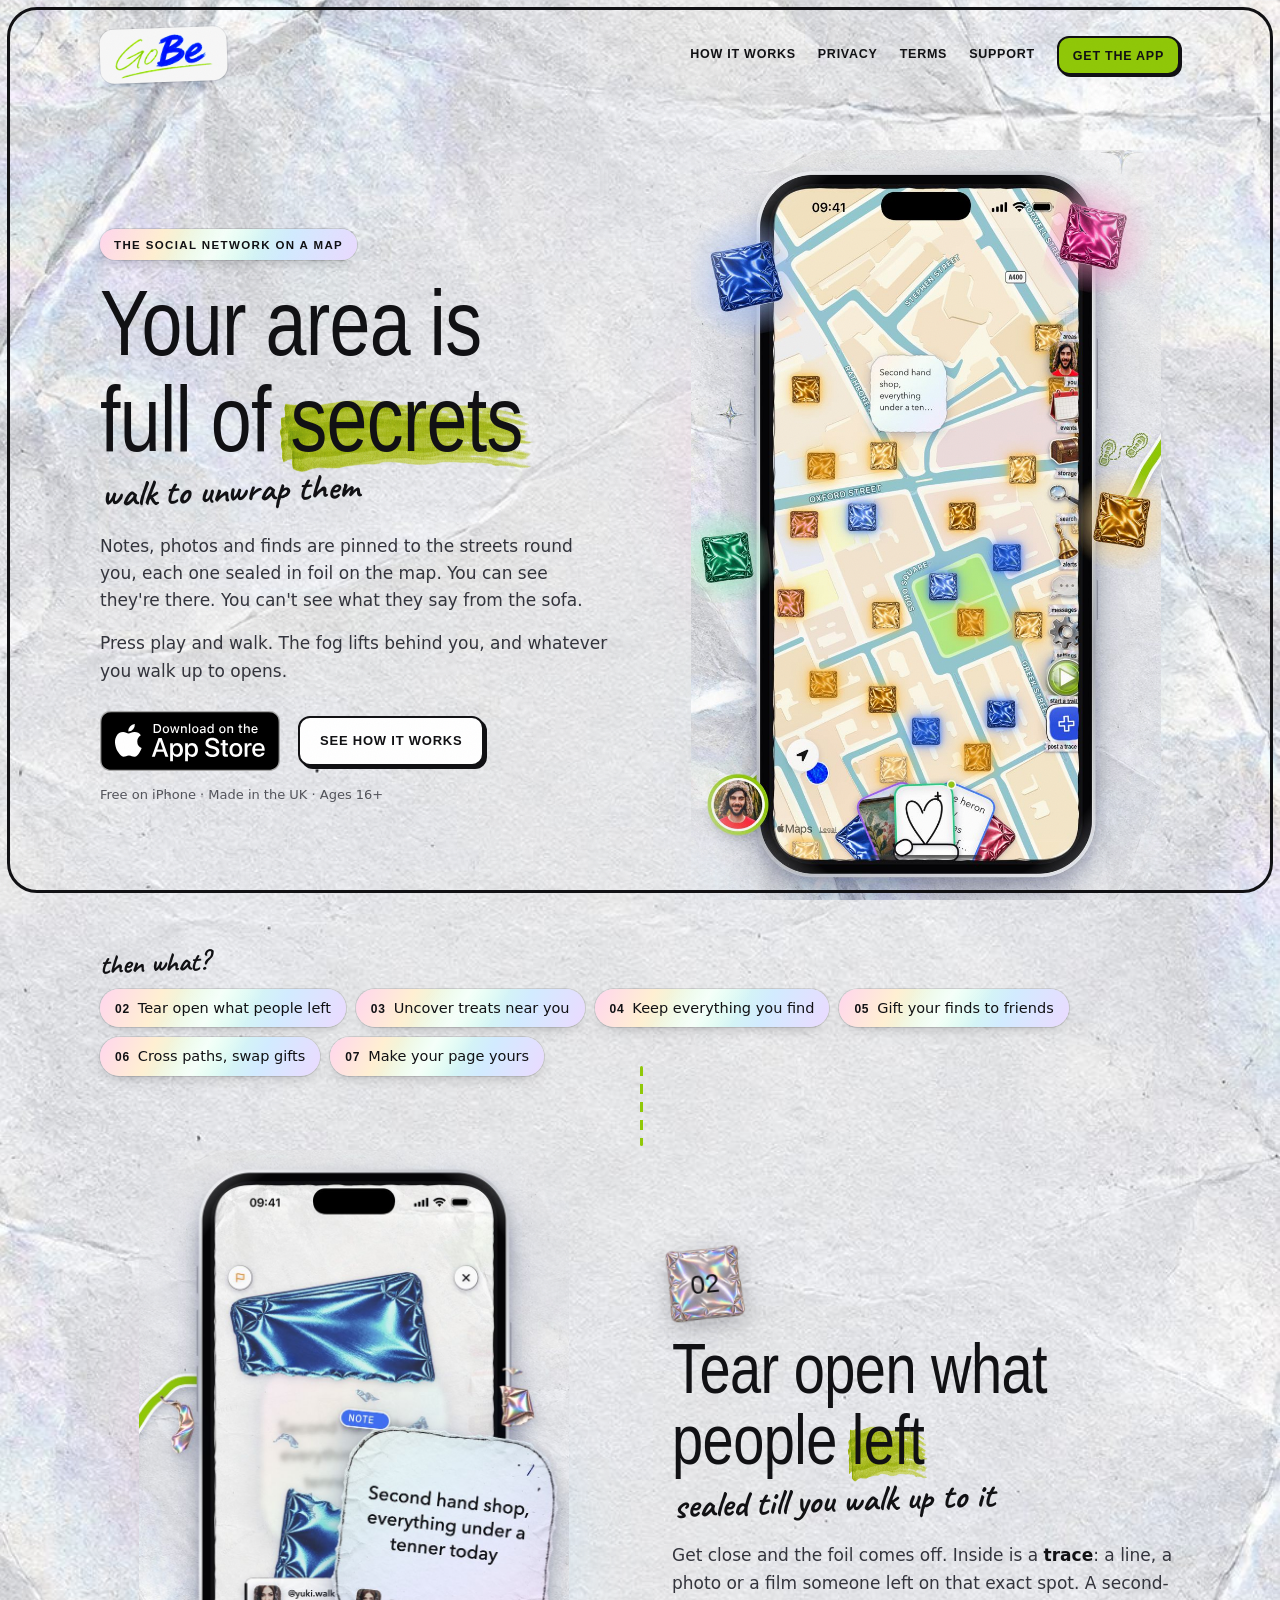
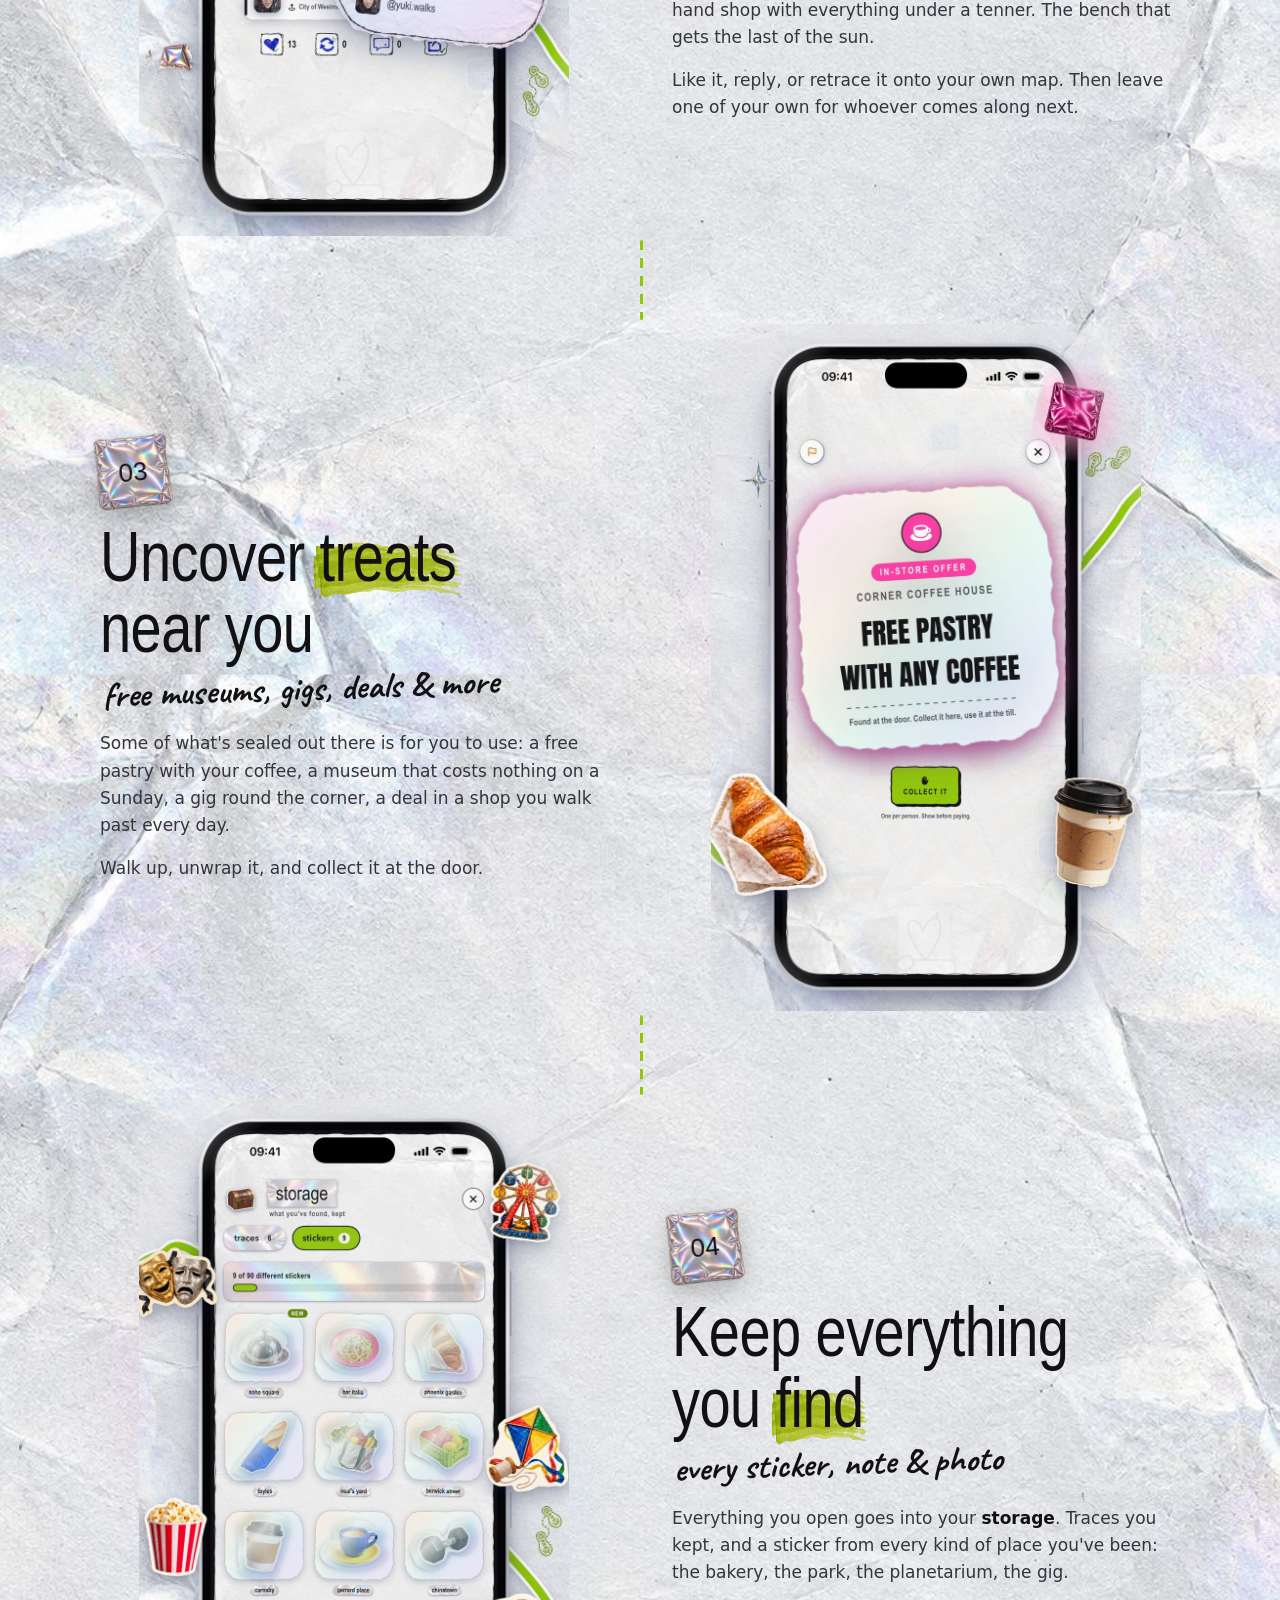
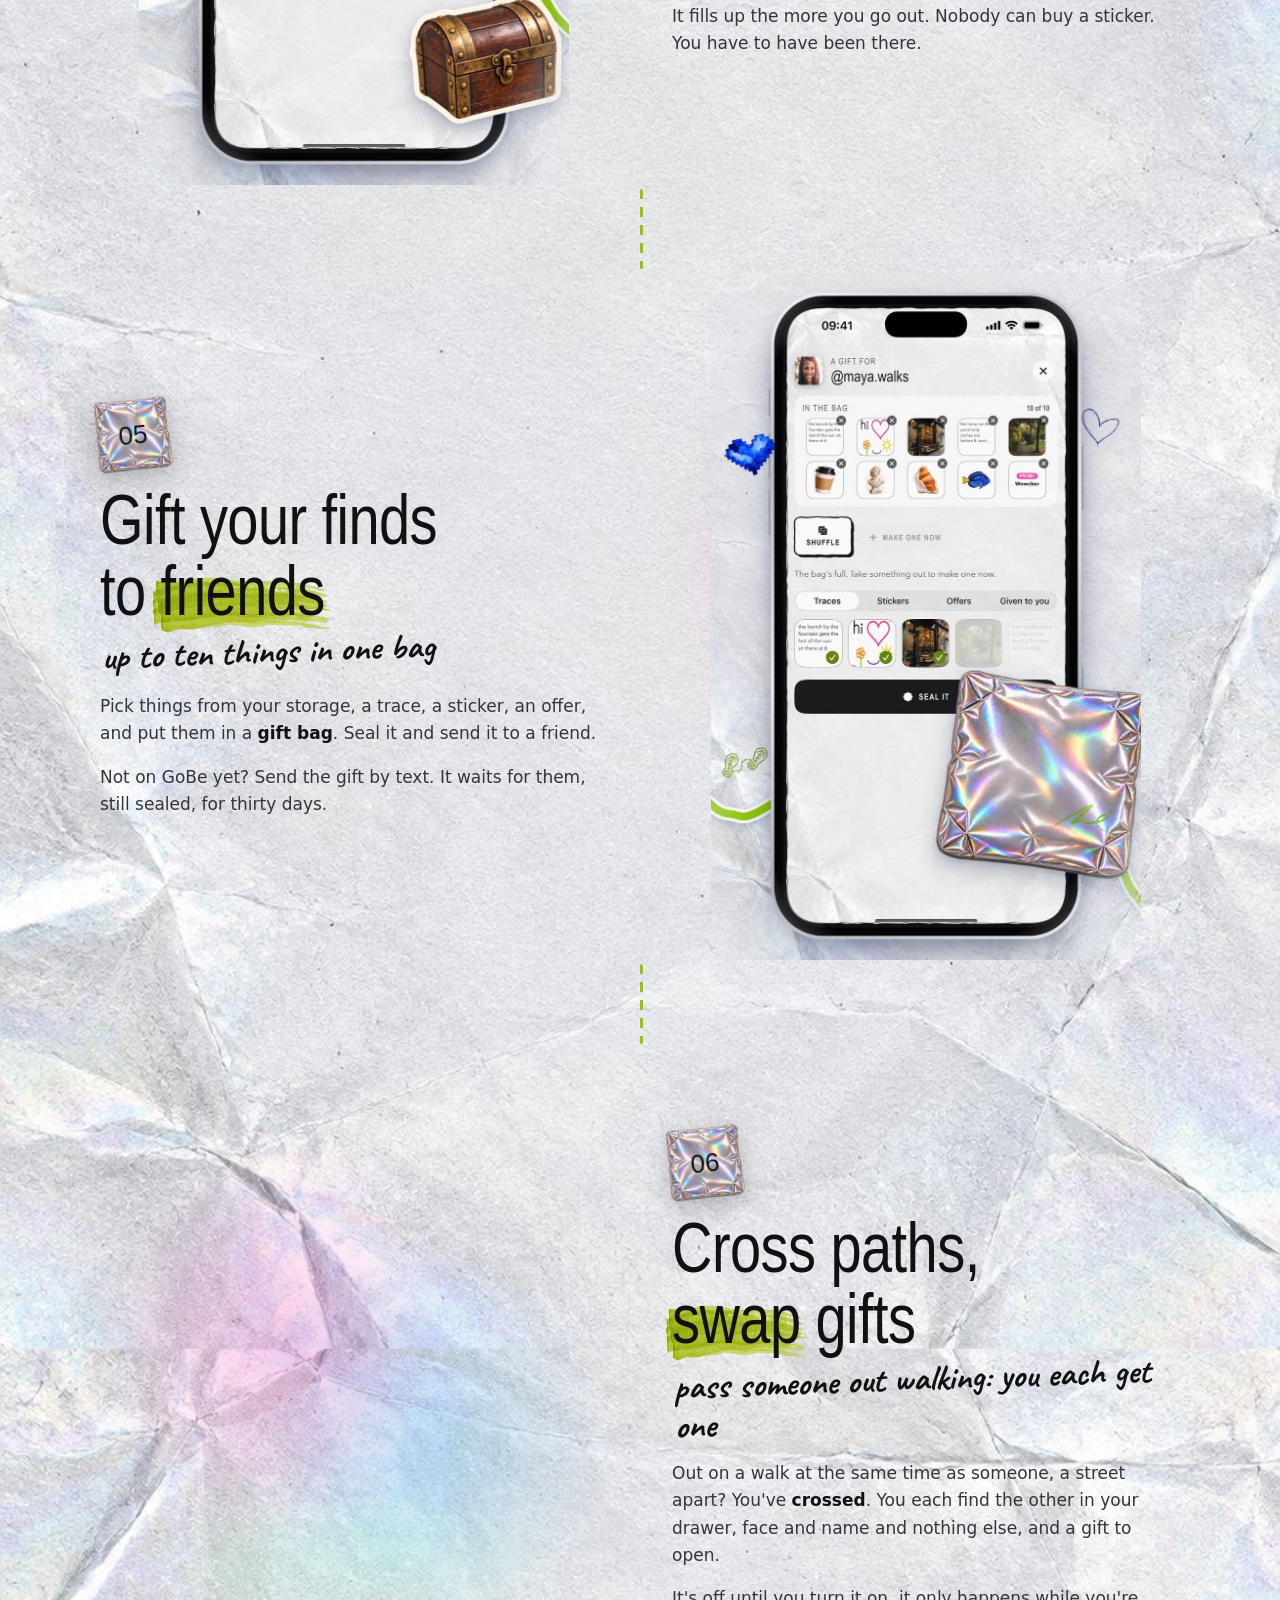
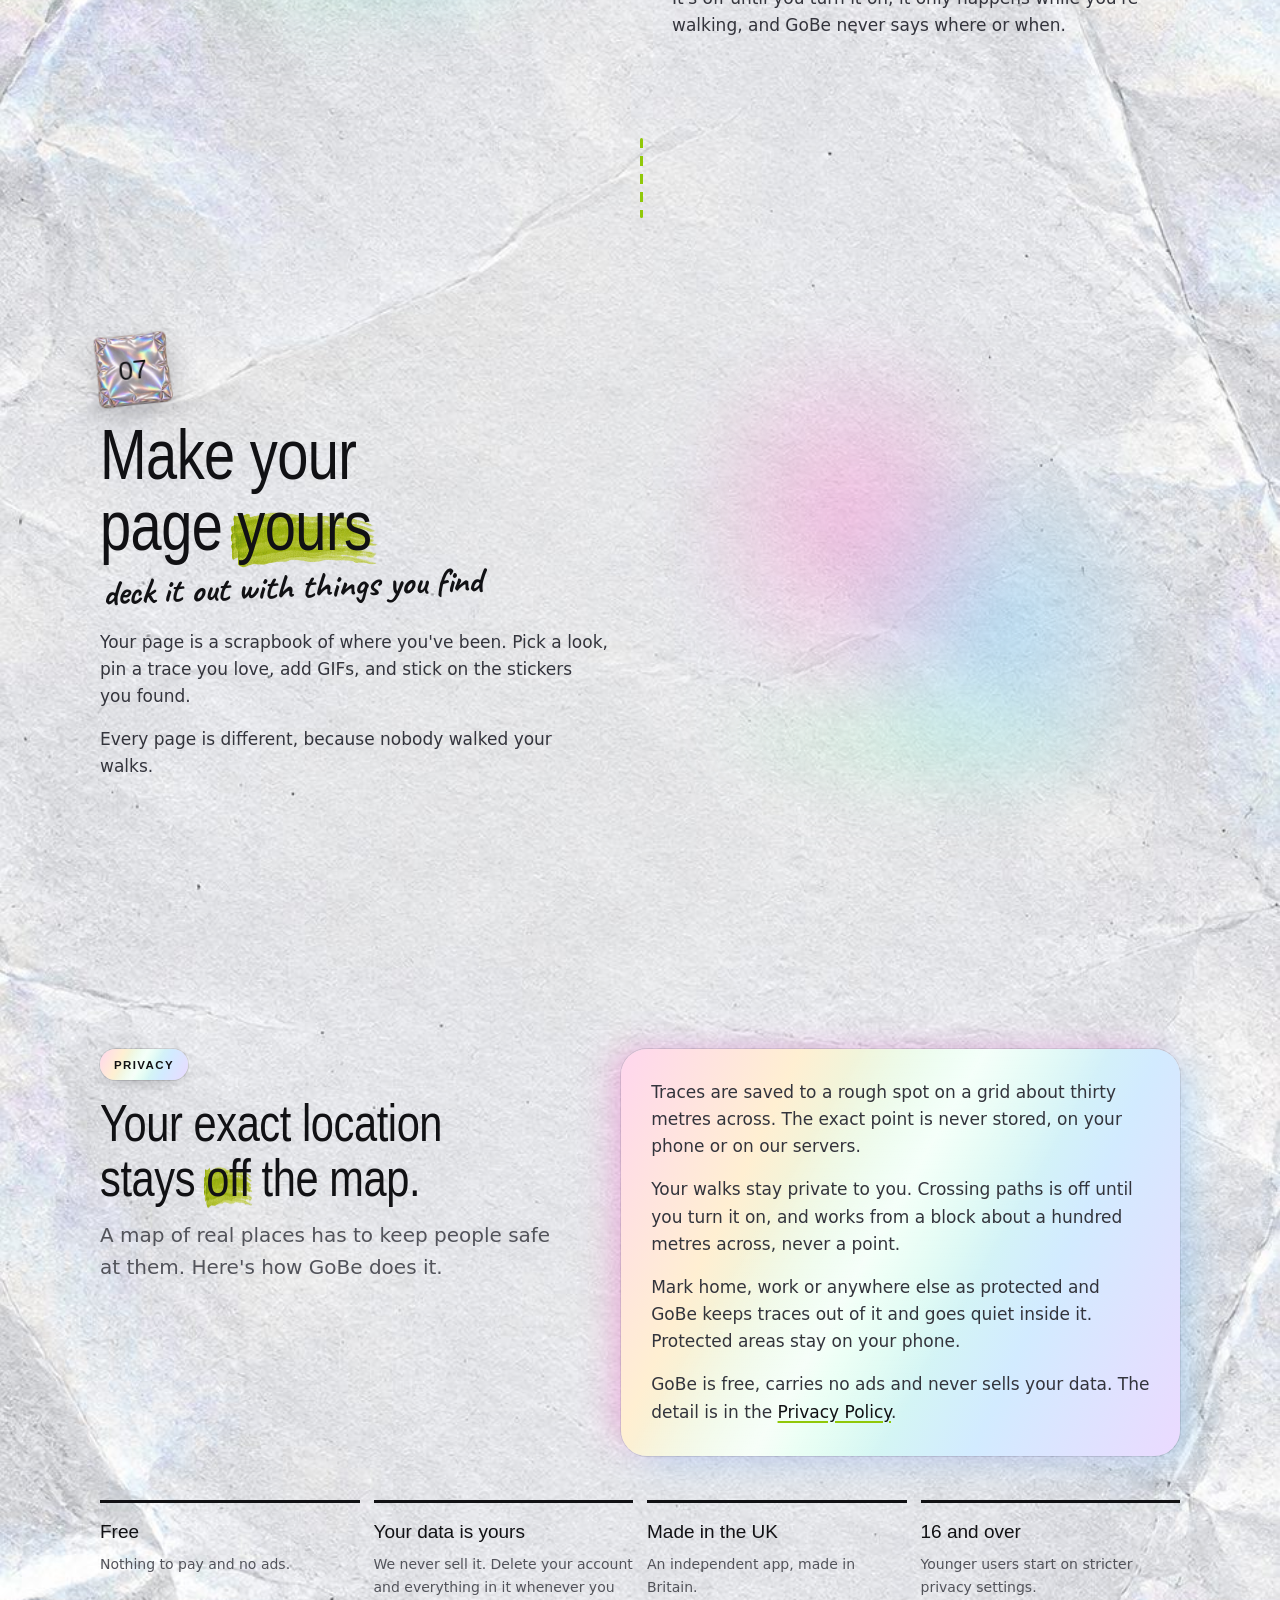
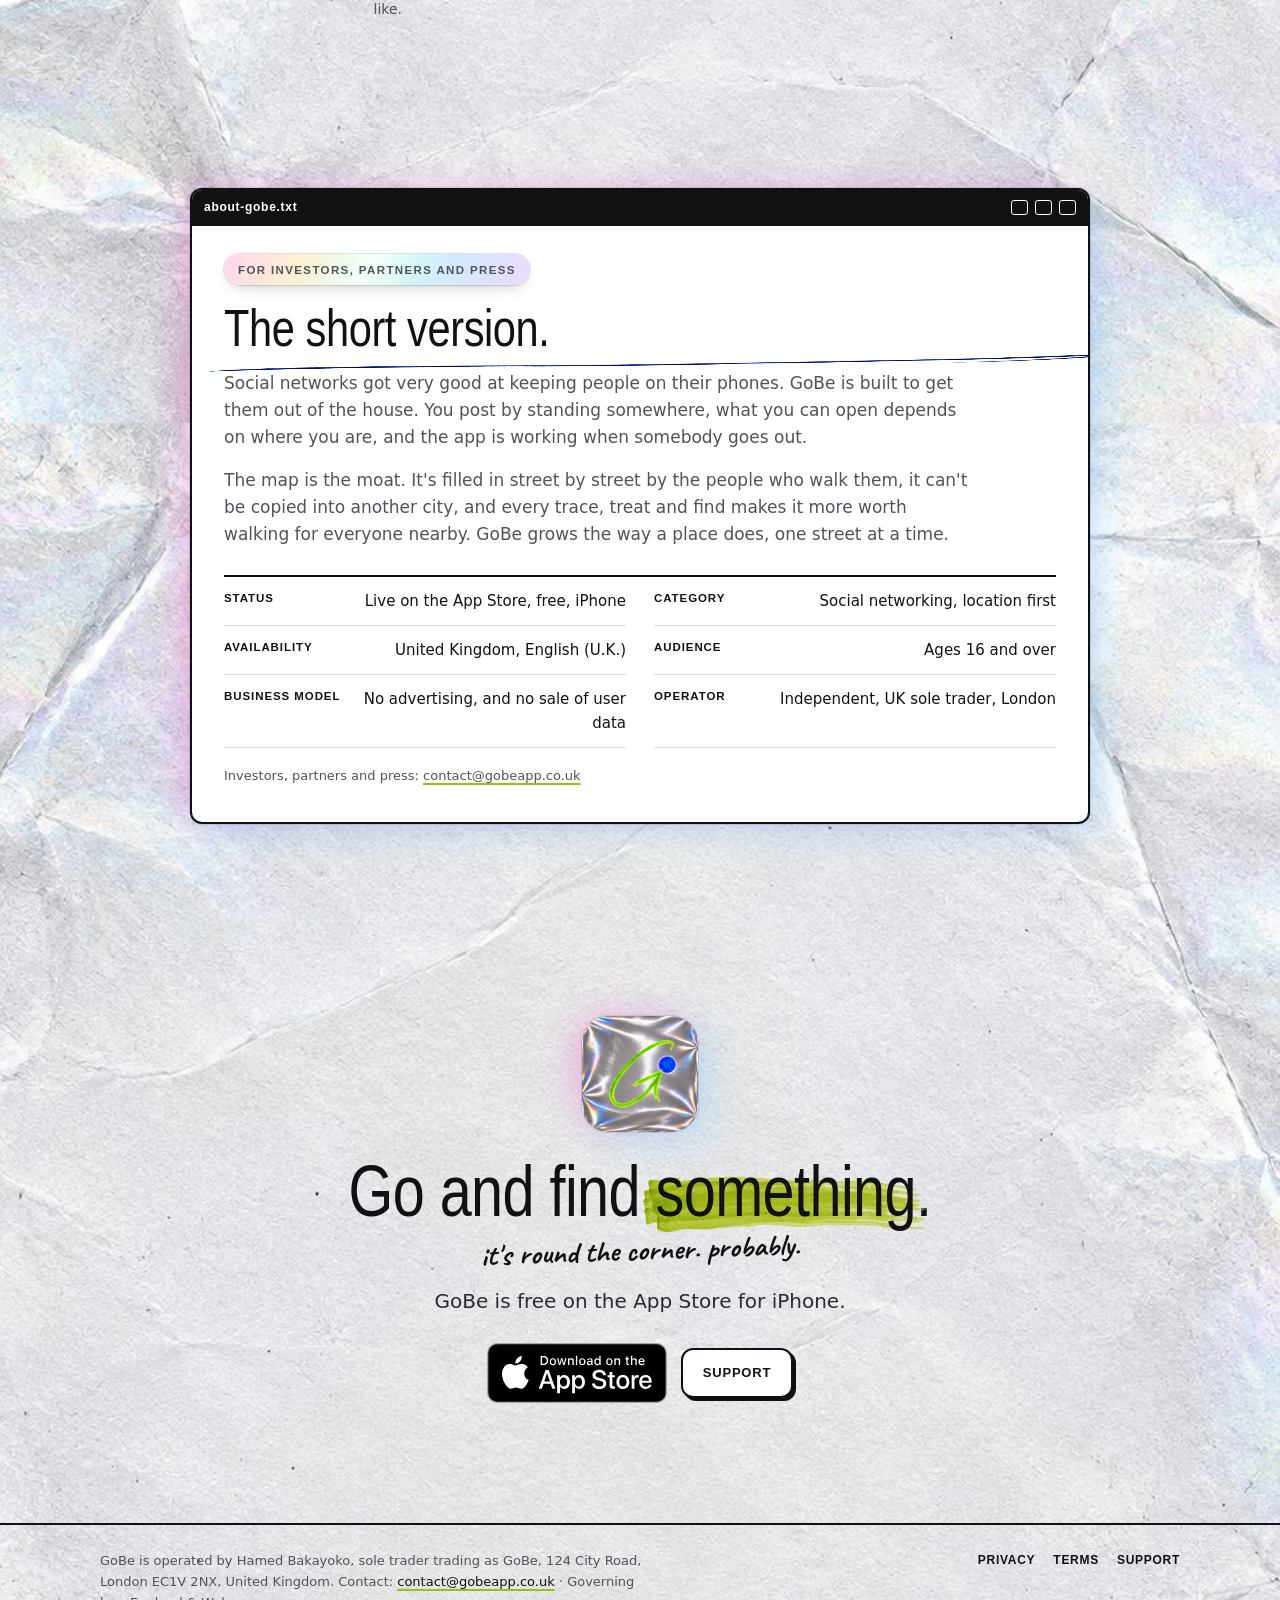
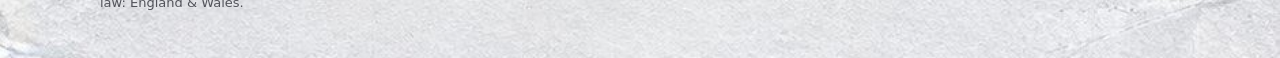
<file: index.html>
<!DOCTYPE html>
<html lang="en-GB">
<head>
<meta charset="utf-8">
<meta name="viewport" content="width=device-width, initial-scale=1">
<meta http-equiv="Content-Security-Policy" content="default-src 'none'; img-src 'self'; media-src 'self'; style-src 'self'; font-src 'self'; script-src 'sha256-oEoy8fxi2a8l94VcxmdRGE3MCil0uFfUREf/TikhL+g='; base-uri 'none'; form-action 'none'">
<meta name="referrer" content="no-referrer">
<title>Your area is full of secrets · GoBe</title>
<meta name="description" content="GoBe is the social network on a map. Walk to unwrap what people left round here, find free treats near you, keep what you find and gift it to friends. Free on iPhone.">
<meta property="og:site_name" content="GoBe">
<meta property="og:type" content="website">
<meta property="og:title" content="Your area is full of secrets · GoBe">
<meta property="og:description" content="GoBe is the social network on a map. Walk to unwrap what people left round here, find free treats near you, keep what you find and gift it to friends. Free on iPhone.">
<meta property="og:image" content="https://gobeapp.co.uk/assets/icon.png">
<meta name="twitter:card" content="summary">
<link rel="icon" href="/favicon.ico" sizes="48x48">
<link rel="icon" type="image/png" sizes="32x32" href="assets/favicon-32.png">
<link rel="icon" type="image/png" sizes="256x256" href="assets/icon.png">
<link rel="apple-touch-icon" href="assets/apple-touch-icon.png">
<link rel="stylesheet" href="assets/style.css">
<script>(function(){
  var c = new URLSearchParams(location.search).get('invite');
  if (c && /^[A-Za-z0-9]{4,12}$/.test(c)) {
    location.replace('/f/?c=' + encodeURIComponent(c.toUpperCase()));
  }
})();</script>
</head>
<body>
<div class="frame" aria-hidden="true"></div>
<main class="home">
<header class="site"><div class="bar">
<a class="brand" href="index.html"><img src="assets/gobe-logo.png" alt="GoBe" width="520" height="231"></a>
<nav class="top"><a href="index.html#how">How it works</a><a href="privacy.html">Privacy</a><a href="terms.html">Terms</a><a href="support.html">Support</a><a class="get" href="https://apps.apple.com/gb/app/gobe-a-local-social-network/id6779702391">Get the app</a></nav>
</div></header>
<section class="hero" id="secrets">
<div class="bar">
<div class="hero-copy">
<p class="eyebrow">The social network on a map</p>
<h1>Your area is full of <span class="swipe">secrets</span></h1>
<p class="whisper">walk to unwrap them</p>
<div class="ch-body">
<p>Notes, photos and finds are pinned to the streets round you, each one
sealed in foil on the map. You can see they're there. You can't see what they
say from the sofa.</p>
<p>Press play and walk. The fog lifts behind you, and whatever you walk up to
opens.</p>
</div>
<div class="btns"><a class="store" href="https://apps.apple.com/gb/app/gobe-a-local-social-network/id6779702391"><img src="assets/appstore-badge.svg" alt="Download on the App Store" width="180" height="60"></a><a class="btn" href="#tear">See how it works</a></div>
<p class="note">Free on iPhone · Made in the UK · Ages 16+</p>
</div>
<div class="ch-pic hero-pic"><img src="assets/story/s1.jpg" width="880" height="1405" fetchpriority="high"
  alt="The GoBe map of Soho, its streets dotted with sealed traces wrapped in blue, gold and pink foil"></div>
</div>
</section>

<nav class="loop" aria-label="The GoBe loop">
<div class="bar">
<p class="whisper">then what?</p>
<ol>
<li><a href="#tear"><b>02</b>Tear open what people left</a></li>
<li><a href="#treats"><b>03</b>Uncover treats near you</a></li>
<li><a href="#keep"><b>04</b>Keep everything you find</a></li>
<li><a href="#gift"><b>05</b>Gift your finds to friends</a></li>
<li><a href="#cross"><b>06</b>Cross paths, swap gifts</a></li>
<li><a href="#page"><b>07</b>Make your page yours</a></li>
</ol>
</div>
</nav>

<section class="chapter rev" id="tear">
<div class="bar">
<div class="ch-copy">
<p class="ch-num">02<span>/07</span></p>
<h2>Tear open what people <span class="swipe">left</span></h2>
<p class="whisper">sealed till you walk up to it</p>
<div class="ch-body">
<p>Get close and the foil comes off. Inside is a <strong>trace</strong>: a line,
a photo or a film someone left on that exact spot. A second-hand shop with
everything under a tenner. The bench that gets the last of the sun.</p>
<p>Like it, reply, or retrace it onto your own map. Then leave one of your own
for whoever comes along next.</p>
</div>
</div>
<div class="ch-pic"><img src="assets/story/s2.jpg" width="880" height="1405" loading="lazy" alt="A sealed trace torn open in GoBe, reading: Second hand shop, everything under a tenner today"></div>
</div>
</section>
<section class="chapter " id="treats">
<div class="bar">
<div class="ch-copy">
<p class="ch-num">03<span>/07</span></p>
<h2>Uncover <span class="swipe">treats</span> near you</h2>
<p class="whisper">free museums, gigs, deals &amp; more</p>
<div class="ch-body">
<p>Some of what's sealed out there is for you to use: a free pastry with
your coffee, a museum that costs nothing on a Sunday, a gig round the corner,
a deal in a shop you walk past every day.</p>
<p>Walk up, unwrap it, and collect it at the door.</p>
</div>
</div>
<div class="ch-pic"><img src="assets/story/s3.jpg" width="880" height="1405" loading="lazy" alt="An in-store offer unwrapped in GoBe: free pastry with any coffee, with a Collect it button"></div>
</div>
</section>
<section class="chapter rev" id="keep">
<div class="bar">
<div class="ch-copy">
<p class="ch-num">04<span>/07</span></p>
<h2>Keep everything you <span class="swipe">find</span></h2>
<p class="whisper">every sticker, note &amp; photo</p>
<div class="ch-body">
<p>Everything you open goes into your <strong>storage</strong>. Traces you
kept, and a sticker from every kind of place you've been: the bakery, the
park, the planetarium, the gig.</p>
<p>It fills up the more you go out. Nobody can buy a sticker. You have to
have been there.</p>
</div>
</div>
<div class="ch-pic"><img src="assets/story/s4.jpg" width="880" height="1405" loading="lazy" alt="GoBe storage, a shelf of stickers found at real places, with a treasure chest beside it"></div>
</div>
</section>
<section class="chapter " id="gift">
<div class="bar">
<div class="ch-copy">
<p class="ch-num">05<span>/07</span></p>
<h2>Gift your finds to <span class="swipe">friends</span></h2>
<p class="whisper">up to ten things in one bag</p>
<div class="ch-body">
<p>Pick things from your storage, a trace, a sticker, an offer, and put
them in a <strong>gift bag</strong>. Seal it and send it to a friend.</p>
<p>Not on GoBe yet? Send the gift by text. It waits for them, still sealed,
for thirty days.</p>
</div>
</div>
<div class="ch-pic"><img src="assets/story/s5.jpg" width="880" height="1405" loading="lazy" alt="Packing a gift bag for a friend in GoBe, ten finds in the bag and a sealed foil parcel beside it"></div>
</div>
</section>
<section class="chapter rev" id="cross">
<div class="bar">
<div class="ch-copy">
<p class="ch-num">06<span>/07</span></p>
<h2>Cross paths, <span class="swipe">swap</span> gifts</h2>
<p class="whisper">pass someone out walking: you each get one</p>
<div class="ch-body">
<p>Out on a walk at the same time as someone, a street apart? You've
<strong>crossed</strong>. You each find the other in your drawer, face and name
and nothing else, and a gift to open.</p>
<p>It's off until you turn it on, it only happens while you're walking, and
GoBe never says where or when.</p>
</div>
</div>
<div class="ch-pic"><img src="assets/story/s6.jpg" width="880" height="1405" loading="lazy" alt="A gift from someone you crossed paths with in GoBe, a foil parcel waiting to be opened"></div>
</div>
</section>
<section class="chapter " id="page">
<div class="bar">
<div class="ch-copy">
<p class="ch-num">07<span>/07</span></p>
<h2>Make your page <span class="swipe">yours</span></h2>
<p class="whisper">deck it out with things you find</p>
<div class="ch-body">
<p>Your page is a scrapbook of where you've been. Pick a look, pin a trace
you love, add GIFs, and stick on the stickers you found.</p>
<p>Every page is different, because nobody walked your walks.</p>
</div>
</div>
<div class="ch-pic"><img src="assets/story/s7.jpg" width="880" height="1405" loading="lazy" alt="Three GoBe profile pages fanned out, the front one decorated with a pinned trace, GIFs and found stickers"></div>
</div>
</section>

<section class="band privacy" id="privacy">
<div class="bar two">
<div>
<p class="eyebrow">Privacy</p>
<h2>Your exact location stays <span class="swipe">off</span> the map.</h2>
<p class="lede">A map of real places has to keep people safe at them. Here's how GoBe does it.</p>
</div>
<div class="sheet">
<p>Traces are saved to a rough spot on a grid about thirty metres across. The exact point is
never stored, on your phone or on our servers.</p>
<p>Your walks stay private to you. Crossing paths is off until you turn it on, and works
from a block about a hundred metres across, never a point.</p>
<p>Mark home, work or anywhere else as protected and GoBe keeps traces out of it and goes
quiet inside it. Protected areas stay on your phone.</p>
<p>GoBe is free, carries no ads and never sells your data. The detail is in the
<a href="privacy.html">Privacy Policy</a>.</p>
</div>
</div>
<div class="bar">
<div class="values">
<div class="value"><div class="vtitle">Free</div><p>Nothing to pay and no ads.</p></div>
<div class="value"><div class="vtitle">Your data is yours</div><p>We never sell it. Delete your account and everything in it whenever you like.</p></div>
<div class="value"><div class="vtitle">Made in the UK</div><p>An independent app, made in Britain.</p></div>
<div class="value"><div class="vtitle">16 and over</div><p>Younger users start on stricter privacy settings.</p></div>
</div>
</div>
</section>

<section class="band tight brief" id="about">
<div class="bar">
<div class="win">
<div class="win-bar"><span>about-gobe.txt</span><i></i><i></i><i></i></div>
<div class="win-body">
<p class="eyebrow">For investors, partners and press</p>
<h2>The short version.</h2>
<p>Social networks got very good at keeping people on their phones. GoBe is built to get them
out of the house. You post by standing somewhere, what you can open depends on where you are,
and the app is working when somebody goes out.</p>
<p>The map is the moat. It's filled in street by street by the people who walk them, it can't
be copied into another city, and every trace, treat and find makes it more worth walking for
everyone nearby. GoBe grows the way a place does, one street at a time.</p>
<div class="facts">
<div class="fact"><div class="k">Status</div><div class="v">Live on the App Store, free, iPhone</div></div>
<div class="fact"><div class="k">Category</div><div class="v">Social networking, location first</div></div>
<div class="fact"><div class="k">Availability</div><div class="v">United Kingdom, English (U.K.)</div></div>
<div class="fact"><div class="k">Audience</div><div class="v">Ages 16 and over</div></div>
<div class="fact"><div class="k">Business model</div><div class="v">No advertising, and no sale of user data</div></div>
<div class="fact"><div class="k">Operator</div><div class="v">Independent, UK sole trader, London</div></div>
</div>
<p class="note">Investors, partners and press: <a href="mailto:contact@gobeapp.co.uk">contact@gobeapp.co.uk</a></p>
</div>
</div>
</div>
</section>

<section class="closer">
<div class="bar">
<img class="icon" src="assets/icon-rounded.png" alt="" width="240" height="240">
<h2>Go and find <span class="swipe">something</span>.</h2>
<p class="whisper">it's round the corner. probably.</p>
<p class="lede">GoBe is free on the App Store for iPhone.</p>
<div class="btns"><a class="store" href="https://apps.apple.com/gb/app/gobe-a-local-social-network/id6779702391"><img src="assets/appstore-badge.svg" alt="Download on the App Store" width="180" height="60"></a><a class="btn" href="support.html">Support</a></div>
</div>
</section>

</main>
<footer class="site"><div class="bar">
<p>GoBe is operated by Hamed Bakayoko, sole trader trading as GoBe, 124 City Road, London EC1V 2NX, United Kingdom.
Contact: <a href="mailto:contact@gobeapp.co.uk">contact@gobeapp.co.uk</a> · Governing law: England &amp; Wales.</p>
<nav><a href="privacy.html">Privacy</a><a href="terms.html">Terms</a><a href="support.html">Support</a></nav>
</div></footer>
</body>
</html>
</file>
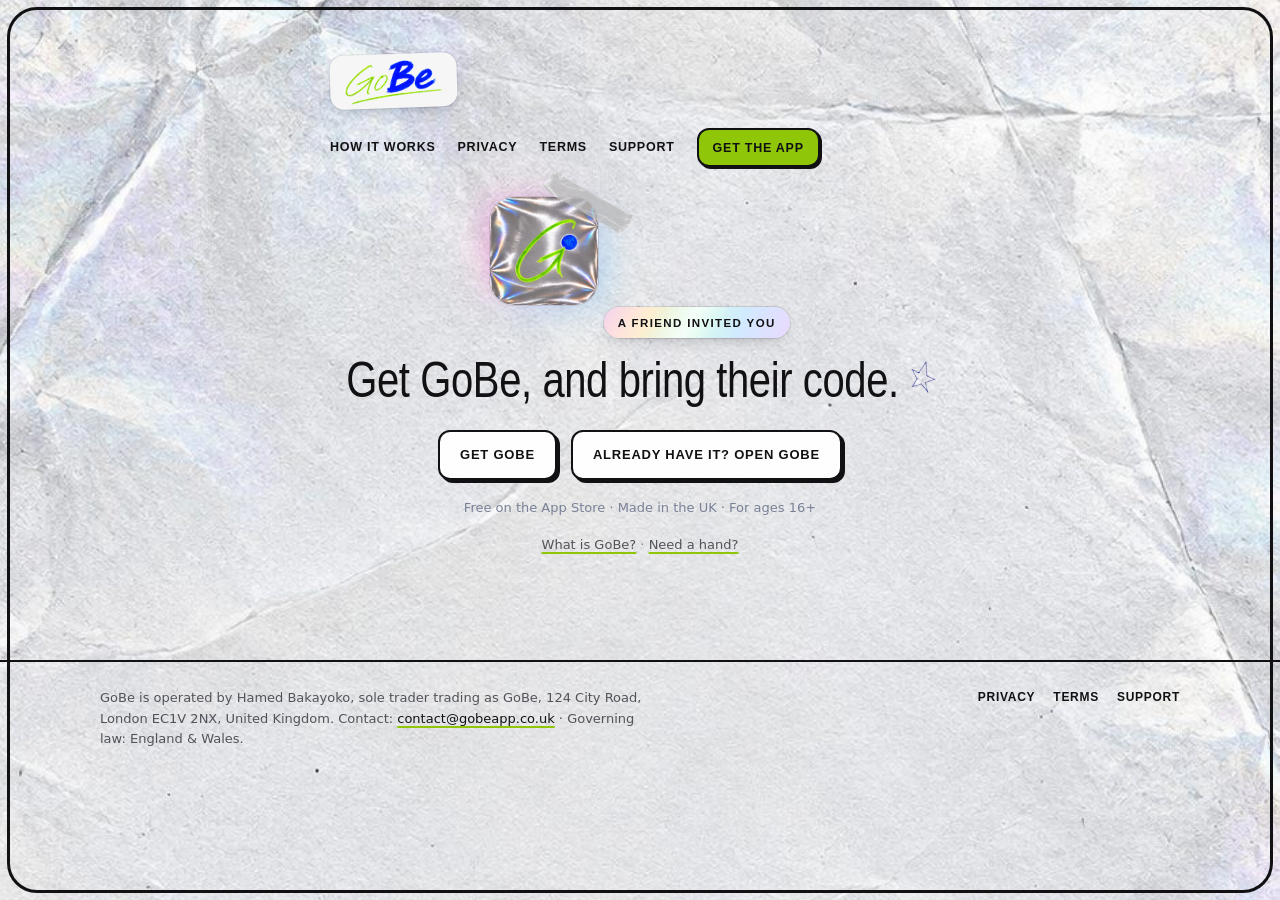
<file: f/index.html>
<!DOCTYPE html>
<html lang="en-GB">
<head>
<meta charset="utf-8">
<meta name="viewport" content="width=device-width, initial-scale=1">
<meta http-equiv="Content-Security-Policy" content="default-src 'none'; img-src 'self'; style-src 'self'; font-src 'self'; script-src 'sha256-v3VwtiHi6YJJIDBYT/wtJMfcdYcafOQvqc1EWLgkkmQ='; base-uri 'none'; form-action 'none'">
<meta name="referrer" content="no-referrer">
<title>You&#x27;re invited · GoBe</title>
<meta name="description" content="A friend invited you to GoBe. Get the app and bring their invite code.">
<meta property="og:site_name" content="GoBe">
<meta property="og:type" content="website">
<meta property="og:title" content="You&#x27;re invited · GoBe">
<meta property="og:description" content="A friend invited you to GoBe. Get the app and bring their invite code.">
<meta property="og:image" content="https://gobeapp.co.uk/assets/icon.png">
<meta name="twitter:card" content="summary">
<link rel="icon" href="/favicon.ico" sizes="48x48">
<link rel="icon" type="image/png" sizes="32x32" href="/assets/favicon-32.png">
<link rel="icon" type="image/png" sizes="256x256" href="/assets/icon.png">
<link rel="apple-touch-icon" href="/assets/apple-touch-icon.png">
<link rel="stylesheet" href="/assets/style.css">
<script>(function(){
  var STORE = "https://apps.apple.com/gb/app/gobe-a-local-social-network/id6779702391";
  var q = new URLSearchParams(location.search);
  var raw = q.get('c');
  if (!raw) {
    try { raw = decodeURIComponent(location.pathname.replace(/^\/f\/?/, '')); }
    catch (e) { raw = ''; }
  }
  var code = (raw || '').trim().replace(/\/+$/, '').toUpperCase();
  var ok = /^[A-Z0-9]{4,12}$/.test(code);
  var auto = q.get('noauto') !== '1';
  var gone = false;
  function go() { if (!gone) { gone = true; location.replace(STORE); } }

  function start() {
    var shown = document.getElementById('invite-code');
    var get = document.getElementById('get-gobe');
    var open = document.getElementById('open-in-app');
    if (shown) shown.textContent = ok ? code : '';
    if (!ok) {
      var box = document.getElementById('code-box');
      if (box) box.hidden = true;
    }
    if (open && ok) open.href = 'gobe://f/?c=' + encodeURIComponent(code);
    if (get) {
      get.addEventListener('click', function (event) {
        if (!ok || !navigator.clipboard) return;
        event.preventDefault();
        navigator.clipboard.writeText(code).then(go, go);
      });
    }
    if (auto) setTimeout(go, 1600);
  }

  if (document.readyState === 'loading') {
    document.addEventListener('DOMContentLoaded', start);
  } else {
    start();
  }
})();</script>
</head>
<body>
<div class="frame" aria-hidden="true"></div>
<main class="col">
<header class="site"><div class="bar">
<a class="brand" href="/index.html"><img src="/assets/gobe-logo.png" alt="GoBe" width="520" height="231"></a>
<nav class="top"><a href="/index.html#how">How it works</a><a href="/privacy.html">Privacy</a><a href="/terms.html">Terms</a><a href="/support.html">Support</a><a class="get" href="https://apps.apple.com/gb/app/gobe-a-local-social-network/id6779702391">Get the app</a></nav>
</div></header>
<section class="handoff">
<div class="handoff-mark"><img src="/assets/icon-rounded.png" alt="" width="108" height="108"></div>
<p class="eyebrow">A friend invited you</p>
<h1>Get GoBe, and bring their code.</h1>
<div id="code-box">
<p class="lede">Your invite code</p>
<p class="invite-code" id="invite-code"></p>
<p class="note">Taking you to the App Store. Once GoBe is on your phone, open
this link again and the code goes in by itself: it puts points on your GoBe
Score straight away, and on theirs once you leave your first trace.</p>
</div>
<div class="hero-cta">
<a class="btn" id="get-gobe" href="https://apps.apple.com/gb/app/gobe-a-local-social-network/id6779702391">Get GoBe</a>
<a class="btn" id="open-in-app" href="https://apps.apple.com/gb/app/gobe-a-local-social-network/id6779702391">Already have it? Open GoBe</a>
</div>
<p class="note">Free on the App Store · Made in the UK · For ages 16+</p>
<p class="note"><a href="/index.html">What is GoBe?</a> · <a href="/support.html">Need a hand?</a></p>
</section>

</main>
<footer class="site"><div class="bar">
<p>GoBe is operated by Hamed Bakayoko, sole trader trading as GoBe, 124 City Road, London EC1V 2NX, United Kingdom.
Contact: <a href="mailto:contact@gobeapp.co.uk">contact@gobeapp.co.uk</a> · Governing law: England &amp; Wales.</p>
<nav><a href="/privacy.html">Privacy</a><a href="/terms.html">Terms</a><a href="/support.html">Support</a></nav>
</div></footer>
</body>
</html>
</file>
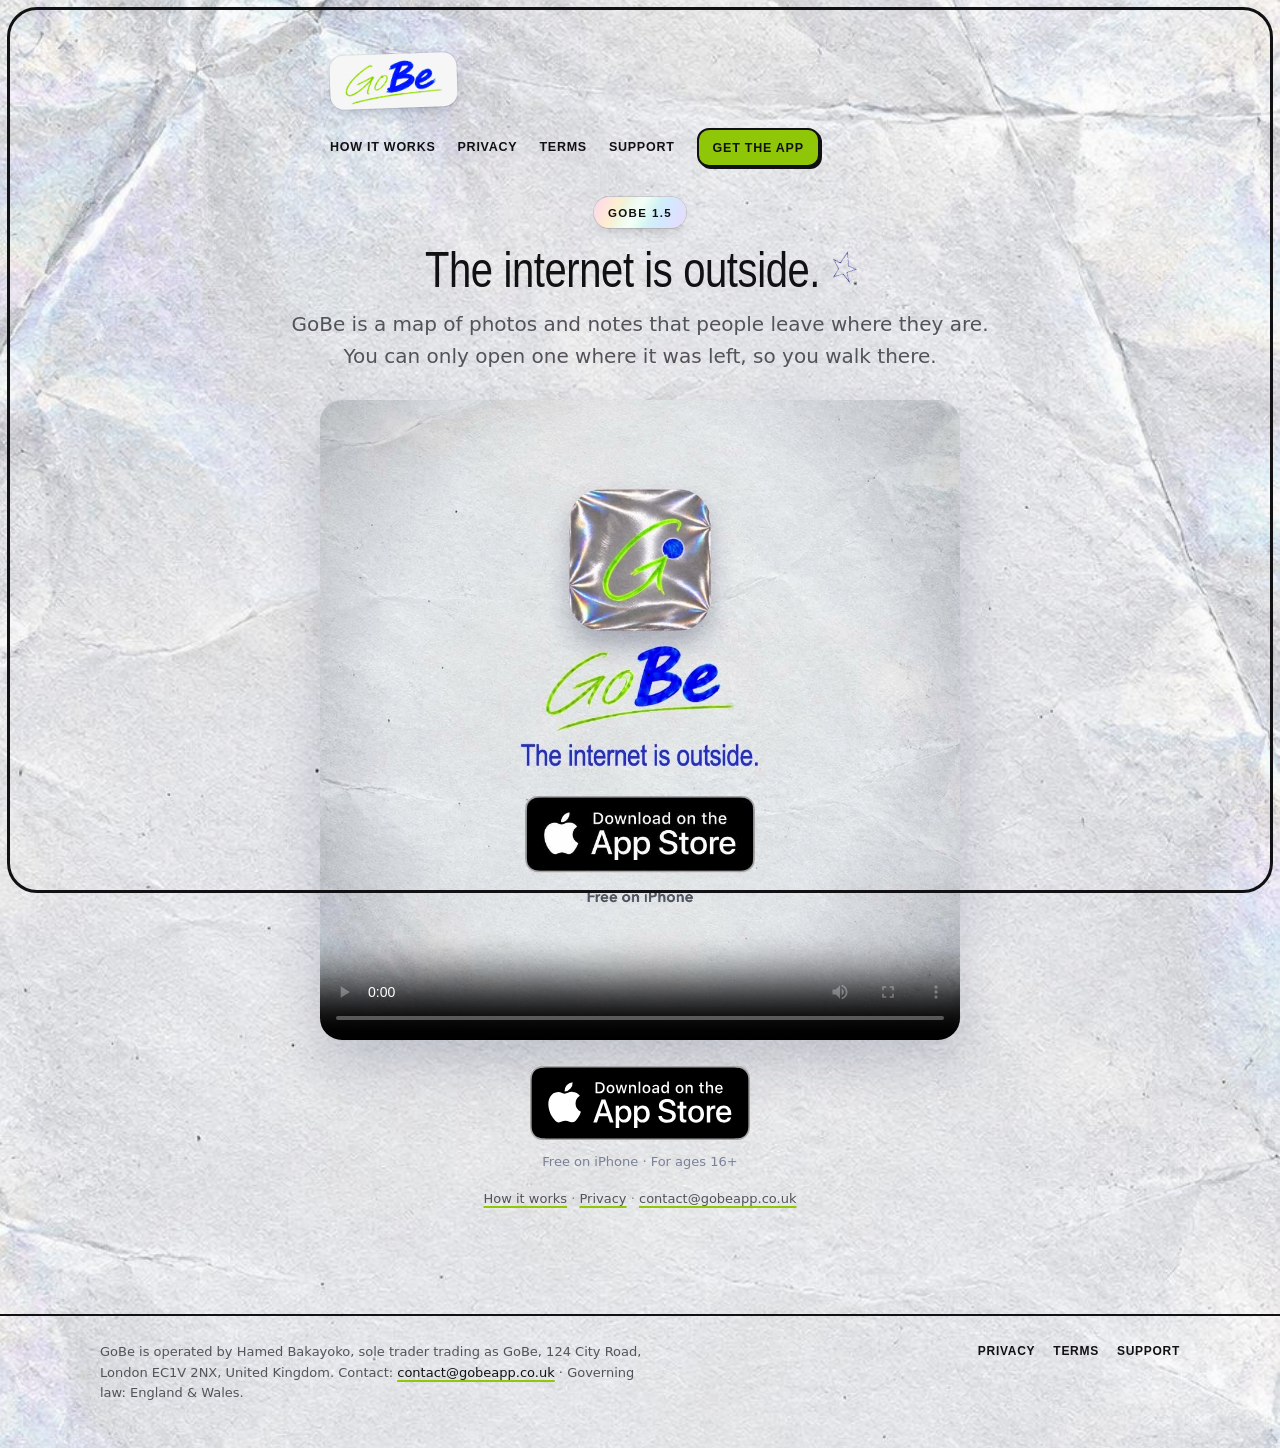
<file: film/index.html>
<!DOCTYPE html>
<html lang="en-GB">
<head>
<meta charset="utf-8">
<meta name="viewport" content="width=device-width, initial-scale=1">
<meta http-equiv="Content-Security-Policy" content="default-src 'none'; img-src 'self'; media-src 'self' https://gobe-group.github.io; style-src 'self'; font-src 'self'; base-uri 'none'; form-action 'none'">
<meta name="referrer" content="no-referrer">
<title>The internet is outside · GoBe</title>
<meta name="description" content="GoBe is a map of photos and notes people leave where they are. You can only open one where it was left.">
<meta property="og:site_name" content="GoBe">
<meta property="og:type" content="website">
<meta property="og:title" content="The internet is outside · GoBe">
<meta property="og:description" content="GoBe is a map of photos and notes people leave where they are. You can only open one where it was left.">
<meta property="og:image" content="https://gobeapp.co.uk/assets/icon.png">
<meta name="twitter:card" content="summary">
<link rel="icon" href="/favicon.ico" sizes="48x48">
<link rel="icon" type="image/png" sizes="32x32" href="/assets/favicon-32.png">
<link rel="icon" type="image/png" sizes="256x256" href="/assets/icon.png">
<link rel="apple-touch-icon" href="/assets/apple-touch-icon.png">
<link rel="stylesheet" href="/assets/style.css">
</head>
<body>
<div class="frame" aria-hidden="true"></div>
<main class="col">
<header class="site"><div class="bar">
<a class="brand" href="/index.html"><img src="/assets/gobe-logo.png" alt="GoBe" width="520" height="231"></a>
<nav class="top"><a href="/index.html#how">How it works</a><a href="/privacy.html">Privacy</a><a href="/terms.html">Terms</a><a href="/support.html">Support</a><a class="get" href="https://apps.apple.com/gb/app/gobe-a-local-social-network/id6779702391">Get the app</a></nav>
</div></header>
<section class="handoff">
<p class="eyebrow">GoBe 1.5</p>
<h1>The internet is outside.</h1>
<p class="lede">GoBe is a map of photos and notes that people leave where they are.
You can only open one where it was left, so you walk there.</p>
<video class="launch-film square" src="https://gobe-group.github.io/gobe-films/launch/launch-square.mp4" controls playsinline preload="metadata"
  poster="/assets/films/launch.jpg" aria-label="The GoBe launch film"></video>
<video class="launch-film tall" src="https://gobe-group.github.io/gobe-films/launch/launch-vertical.mp4" controls playsinline preload="none"
  poster="/assets/films/launch-vertical.jpg" aria-label="The GoBe launch film"></video>
<a class="store-badge" href="https://apps.apple.com/app/gobe-a-local-social-network/id6779702391"><img src="/assets/appstore-badge.svg" alt="Download on the App Store" width="240" height="80"></a>
<p class="note">Free on iPhone · For ages 16+</p>
<p class="note"><a href="/index.html">How it works</a> · <a href="/privacy.html">Privacy</a> · <a href="mailto:contact@gobeapp.co.uk">contact@gobeapp.co.uk</a></p>
</section>

</main>
<footer class="site"><div class="bar">
<p>GoBe is operated by Hamed Bakayoko, sole trader trading as GoBe, 124 City Road, London EC1V 2NX, United Kingdom.
Contact: <a href="mailto:contact@gobeapp.co.uk">contact@gobeapp.co.uk</a> · Governing law: England &amp; Wales.</p>
<nav><a href="/privacy.html">Privacy</a><a href="/terms.html">Terms</a><a href="/support.html">Support</a></nav>
</div></footer>
</body>
</html>
</file>
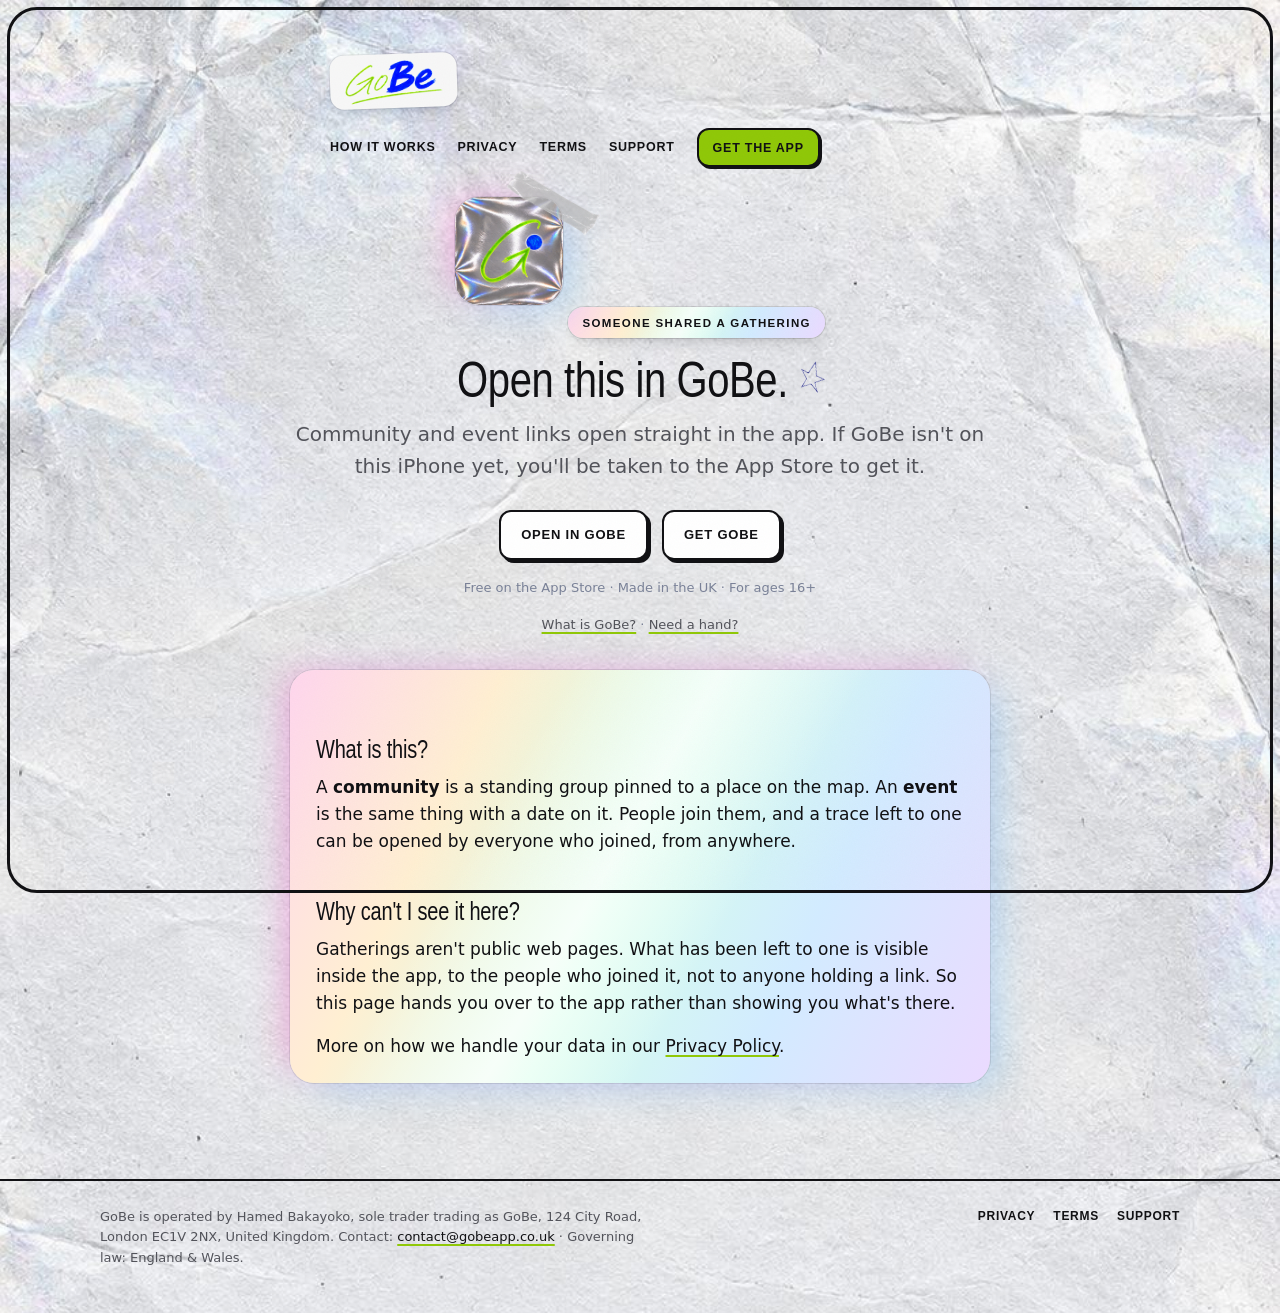
<file: g/index.html>
<!DOCTYPE html>
<html lang="en-GB">
<head>
<meta charset="utf-8">
<meta name="viewport" content="width=device-width, initial-scale=1">
<meta http-equiv="Content-Security-Policy" content="default-src 'none'; img-src 'self'; style-src 'self'; font-src 'self'; script-src 'sha256-DKLEbwijgnveGk/tCKT/lasupfSvnvXJw9n4ojTgVvM='; base-uri 'none'; form-action 'none'">
<meta name="referrer" content="no-referrer">
<title>Gathering · GoBe</title>
<meta name="description" content="Open this GoBe community or event in the app. GoBe: leave and find traces of daily moments.">
<meta property="og:site_name" content="GoBe">
<meta property="og:type" content="website">
<meta property="og:title" content="Gathering · GoBe">
<meta property="og:description" content="Open this GoBe community or event in the app. GoBe: leave and find traces of daily moments.">
<meta property="og:image" content="https://gobeapp.co.uk/assets/icon.png">
<meta name="twitter:card" content="summary">
<link rel="icon" href="/favicon.ico" sizes="48x48">
<link rel="icon" type="image/png" sizes="32x32" href="/assets/favicon-32.png">
<link rel="icon" type="image/png" sizes="256x256" href="/assets/icon.png">
<link rel="apple-touch-icon" href="/assets/apple-touch-icon.png">
<link rel="stylesheet" href="/assets/style.css">
<script>(function(){
  var STORE = "https://apps.apple.com/gb/app/gobe-a-local-social-network/id6779702391";
  var q = new URLSearchParams(location.search);
  // Accept both shapes: /g/?id=<uuid> (what we share) and /g/<uuid>.
  var raw = q.get('id');
  if (!raw) {
    try { raw = decodeURIComponent(location.pathname.replace(/^\/g\/?/, '')); }
    catch (e) { raw = ''; }
  }
  var id = (raw || '').trim().replace(/\/+$/, '').toLowerCase();
  var ok = /^[0-9a-f]{8}-[0-9a-f]{4}-[0-9a-f]{4}-[0-9a-f]{4}-[0-9a-f]{12}$/.test(id);
  var appURL = ok ? 'gobe://g/?id=' + encodeURIComponent(id) : null;
  var iOS = /iPad|iPhone|iPod/.test(navigator.userAgent) ||
            (navigator.platform === 'MacIntel' && navigator.maxTouchPoints > 1);

  function reach(event) {
    if (!appURL) return;
    if (event) event.preventDefault();
    var timer = setTimeout(function () {
      if (document.visibilityState !== 'hidden') location.replace(STORE);
    }, 1400);
    function cancel() { clearTimeout(timer); }
    document.addEventListener('visibilitychange', function () {
      if (document.hidden) cancel();
    });
    window.addEventListener('pagehide', cancel);
    location.href = appURL;
  }

  function start() {
    var openBtn = document.getElementById('open-in-app');
    if (openBtn) {
      if (appURL) openBtn.href = appURL;
      openBtn.addEventListener('click', reach);
    }
    if (iOS && appURL && !q.has('noauto')) reach();
  }

  if (document.readyState === 'loading') {
    document.addEventListener('DOMContentLoaded', start);
  } else {
    start();
  }
})();</script>
</head>
<body>
<div class="frame" aria-hidden="true"></div>
<main class="col">
<header class="site"><div class="bar">
<a class="brand" href="/index.html"><img src="/assets/gobe-logo.png" alt="GoBe" width="520" height="231"></a>
<nav class="top"><a href="/index.html#how">How it works</a><a href="/privacy.html">Privacy</a><a href="/terms.html">Terms</a><a href="/support.html">Support</a><a class="get" href="https://apps.apple.com/gb/app/gobe-a-local-social-network/id6779702391">Get the app</a></nav>
</div></header>
<section class="handoff">
<div class="handoff-mark"><img src="/assets/icon-rounded.png" alt="" width="108" height="108"></div>
<p class="eyebrow">Someone shared a gathering</p>
<h1>Open this in GoBe.</h1>
<p class="lede">Community and event links open straight in the app. If GoBe isn't
on this iPhone yet, you'll be taken to the App Store to get it.</p>
<div class="hero-cta">
<a class="btn" id="open-in-app" href="https://apps.apple.com/gb/app/gobe-a-local-social-network/id6779702391">Open in GoBe</a>
<a class="btn" href="https://apps.apple.com/gb/app/gobe-a-local-social-network/id6779702391">Get GoBe</a>
</div>
<p class="note">Free on the App Store · Made in the UK · For ages 16+</p>
<p class="note"><a href="/index.html">What is GoBe?</a> · <a href="/support.html">Need a hand?</a></p>
</section>

<div class="card">
<h2>What is this?</h2>
<p>A <strong>community</strong> is a standing group pinned to a place on the map.
An <strong>event</strong> is the same thing with a date on it. People join them,
and a trace left to one can be opened by everyone who joined, from anywhere.</p>
<h2>Why can't I see it here?</h2>
<p>Gatherings aren't public web pages. What has been left to one is visible inside
the app, to the people who joined it, not to anyone holding a link. So this page
hands you over to the app rather than showing you what's there.</p>
<p class="flush">More on how we handle your data in our
<a href="/privacy.html">Privacy Policy</a>.</p>
</div>

</main>
<footer class="site"><div class="bar">
<p>GoBe is operated by Hamed Bakayoko, sole trader trading as GoBe, 124 City Road, London EC1V 2NX, United Kingdom.
Contact: <a href="mailto:contact@gobeapp.co.uk">contact@gobeapp.co.uk</a> · Governing law: England &amp; Wales.</p>
<nav><a href="/privacy.html">Privacy</a><a href="/terms.html">Terms</a><a href="/support.html">Support</a></nav>
</div></footer>
</body>
</html>
</file>
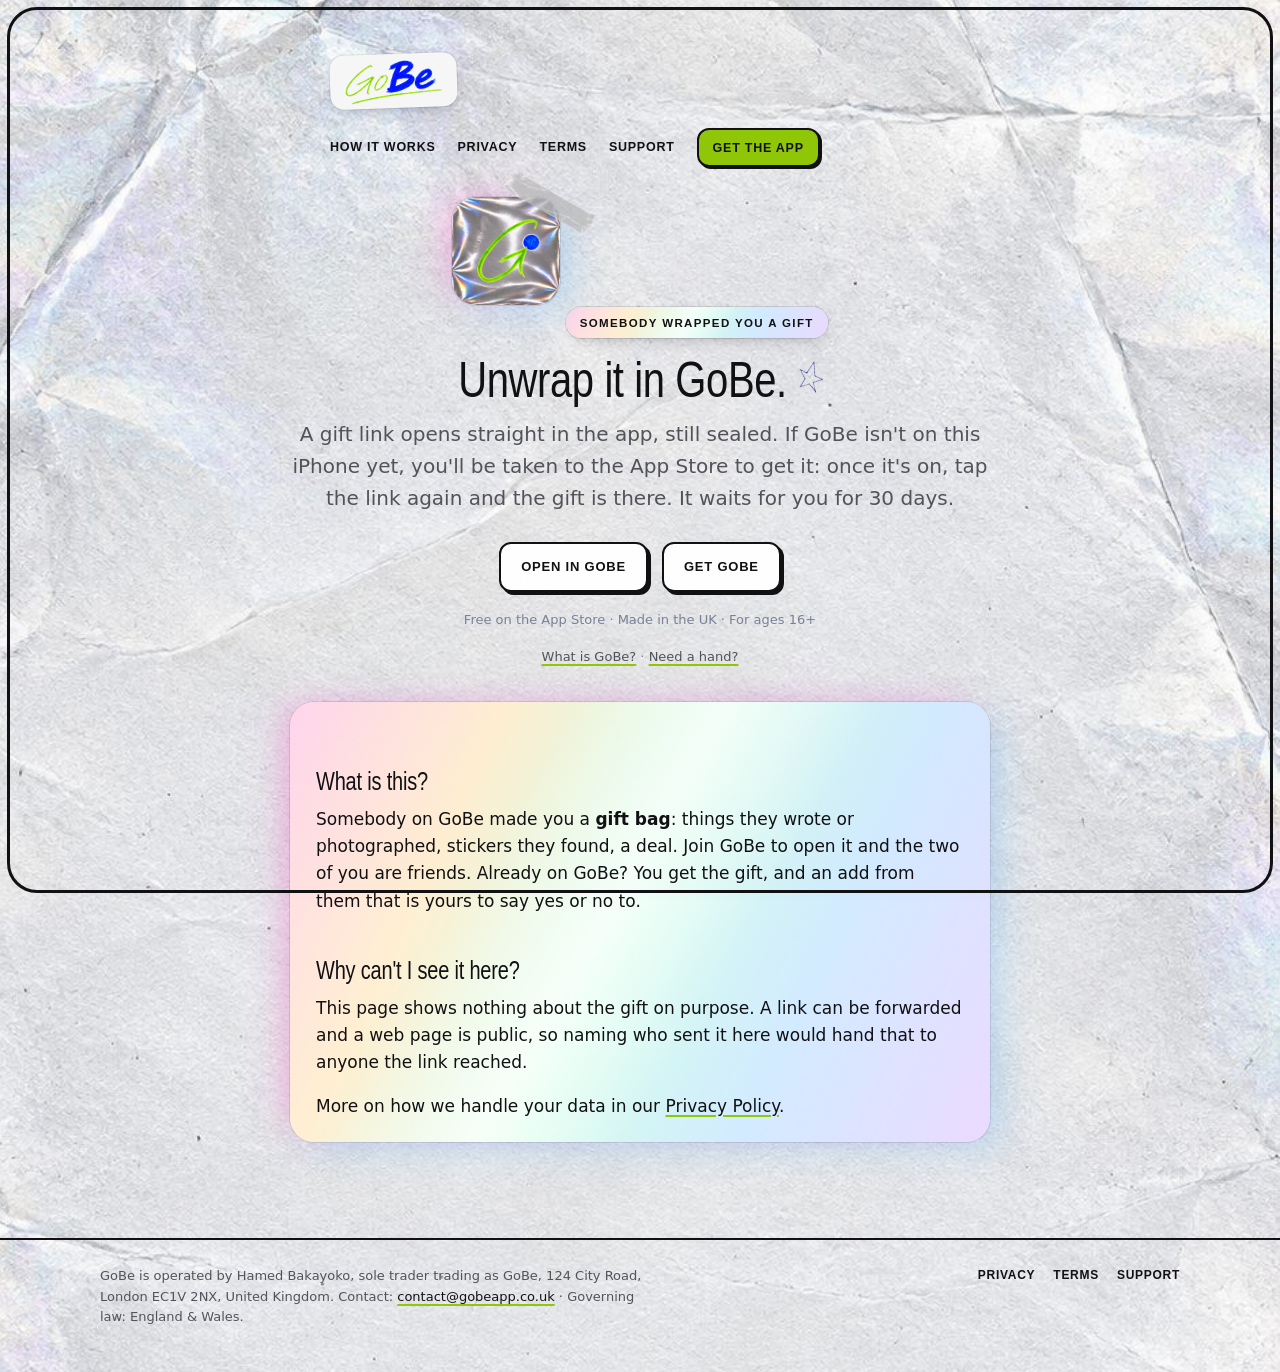
<file: gift/index.html>
<!DOCTYPE html>
<html lang="en-GB">
<head>
<meta charset="utf-8">
<meta name="viewport" content="width=device-width, initial-scale=1">
<meta http-equiv="Content-Security-Policy" content="default-src 'none'; img-src 'self'; style-src 'self'; font-src 'self'; script-src 'sha256-fBkpKyGLJNcpb6jQq8uEyAUzdmA6PNTa3EW1jhxK6Zk='; base-uri 'none'; form-action 'none'">
<meta name="referrer" content="no-referrer">
<title>Gift · GoBe</title>
<meta name="description" content="Unwrap your GoBe gift in the app. GoBe: leave and find traces of daily moments.">
<meta property="og:site_name" content="GoBe">
<meta property="og:type" content="website">
<meta property="og:title" content="Gift · GoBe">
<meta property="og:description" content="Unwrap your GoBe gift in the app. GoBe: leave and find traces of daily moments.">
<meta property="og:image" content="https://gobeapp.co.uk/assets/icon.png">
<meta name="twitter:card" content="summary">
<link rel="icon" href="/favicon.ico" sizes="48x48">
<link rel="icon" type="image/png" sizes="32x32" href="/assets/favicon-32.png">
<link rel="icon" type="image/png" sizes="256x256" href="/assets/icon.png">
<link rel="apple-touch-icon" href="/assets/apple-touch-icon.png">
<link rel="stylesheet" href="/assets/style.css">
<script>(function(){
  var STORE = "https://apps.apple.com/gb/app/gobe-a-local-social-network/id6779702391";
  var q = new URLSearchParams(location.search);
  // Accept both shapes: /gift/?t=<code> (what we send) and /gift/<code>.
  var raw = q.get('t');
  if (!raw) {
    try { raw = decodeURIComponent(location.pathname.replace(/^\/gift\/?/, '')); }
    catch (e) { raw = ''; }
  }
  var code = (raw || '').toUpperCase().replace(/[\s-]/g, '').replace(/\/+$/, '');
  var ok = /^[A-HJ-NP-Z2-9]{8}$/.test(code);
  var appURL = ok ? 'gobe://gift/?t=' + encodeURIComponent(code) : null;
  var iOS = /iPad|iPhone|iPod/.test(navigator.userAgent) ||
            (navigator.platform === 'MacIntel' && navigator.maxTouchPoints > 1);

  function reach(event) {
    if (!appURL) return;
    if (event) event.preventDefault();
    var timer = setTimeout(function () {
      if (document.visibilityState !== 'hidden') location.replace(STORE);
    }, 1400);
    function cancel() { clearTimeout(timer); }
    document.addEventListener('visibilitychange', function () {
      if (document.hidden) cancel();
    });
    window.addEventListener('pagehide', cancel);
    location.href = appURL;
  }

  function start() {
    var openBtn = document.getElementById('open-in-app');
    if (openBtn) {
      if (appURL) openBtn.href = appURL;
      openBtn.addEventListener('click', reach);
    }
    if (iOS && appURL && !q.has('noauto')) reach();
  }

  if (document.readyState === 'loading') {
    document.addEventListener('DOMContentLoaded', start);
  } else {
    start();
  }
})();</script>
</head>
<body>
<div class="frame" aria-hidden="true"></div>
<main class="col">
<header class="site"><div class="bar">
<a class="brand" href="/index.html"><img src="/assets/gobe-logo.png" alt="GoBe" width="520" height="231"></a>
<nav class="top"><a href="/index.html#how">How it works</a><a href="/privacy.html">Privacy</a><a href="/terms.html">Terms</a><a href="/support.html">Support</a><a class="get" href="https://apps.apple.com/gb/app/gobe-a-local-social-network/id6779702391">Get the app</a></nav>
</div></header>
<section class="handoff">
<div class="handoff-mark"><img src="/assets/icon-rounded.png" alt="" width="108" height="108"></div>
<p class="eyebrow">Somebody wrapped you a gift</p>
<h1>Unwrap it in GoBe.</h1>
<p class="lede">A gift link opens straight in the app, still sealed. If GoBe
isn't on this iPhone yet, you'll be taken to the App Store to get it: once it's
on, tap the link again and the gift is there. It waits for you for 30 days.</p>
<div class="hero-cta">
<a class="btn" id="open-in-app" href="https://apps.apple.com/gb/app/gobe-a-local-social-network/id6779702391">Open in GoBe</a>
<a class="btn" href="https://apps.apple.com/gb/app/gobe-a-local-social-network/id6779702391">Get GoBe</a>
</div>
<p class="note">Free on the App Store · Made in the UK · For ages 16+</p>
<p class="note"><a href="/index.html">What is GoBe?</a> · <a href="/support.html">Need a hand?</a></p>
</section>

<div class="card">
<h2>What is this?</h2>
<p>Somebody on GoBe made you a <strong>gift bag</strong>: things they wrote or
photographed, stickers they found, a deal. Join GoBe to open it and the two of
you are friends. Already on GoBe? You get the gift, and an add from them that
is yours to say yes or no to.</p>
<h2>Why can't I see it here?</h2>
<p>This page shows nothing about the gift on purpose. A link can be forwarded
and a web page is public, so naming who sent it here would hand that to anyone
the link reached.</p>
<p class="flush">More on how we handle your data in our
<a href="/privacy.html">Privacy Policy</a>.</p>
</div>

</main>
<footer class="site"><div class="bar">
<p>GoBe is operated by Hamed Bakayoko, sole trader trading as GoBe, 124 City Road, London EC1V 2NX, United Kingdom.
Contact: <a href="mailto:contact@gobeapp.co.uk">contact@gobeapp.co.uk</a> · Governing law: England &amp; Wales.</p>
<nav><a href="/privacy.html">Privacy</a><a href="/terms.html">Terms</a><a href="/support.html">Support</a></nav>
</div></footer>
</body>
</html>
</file>
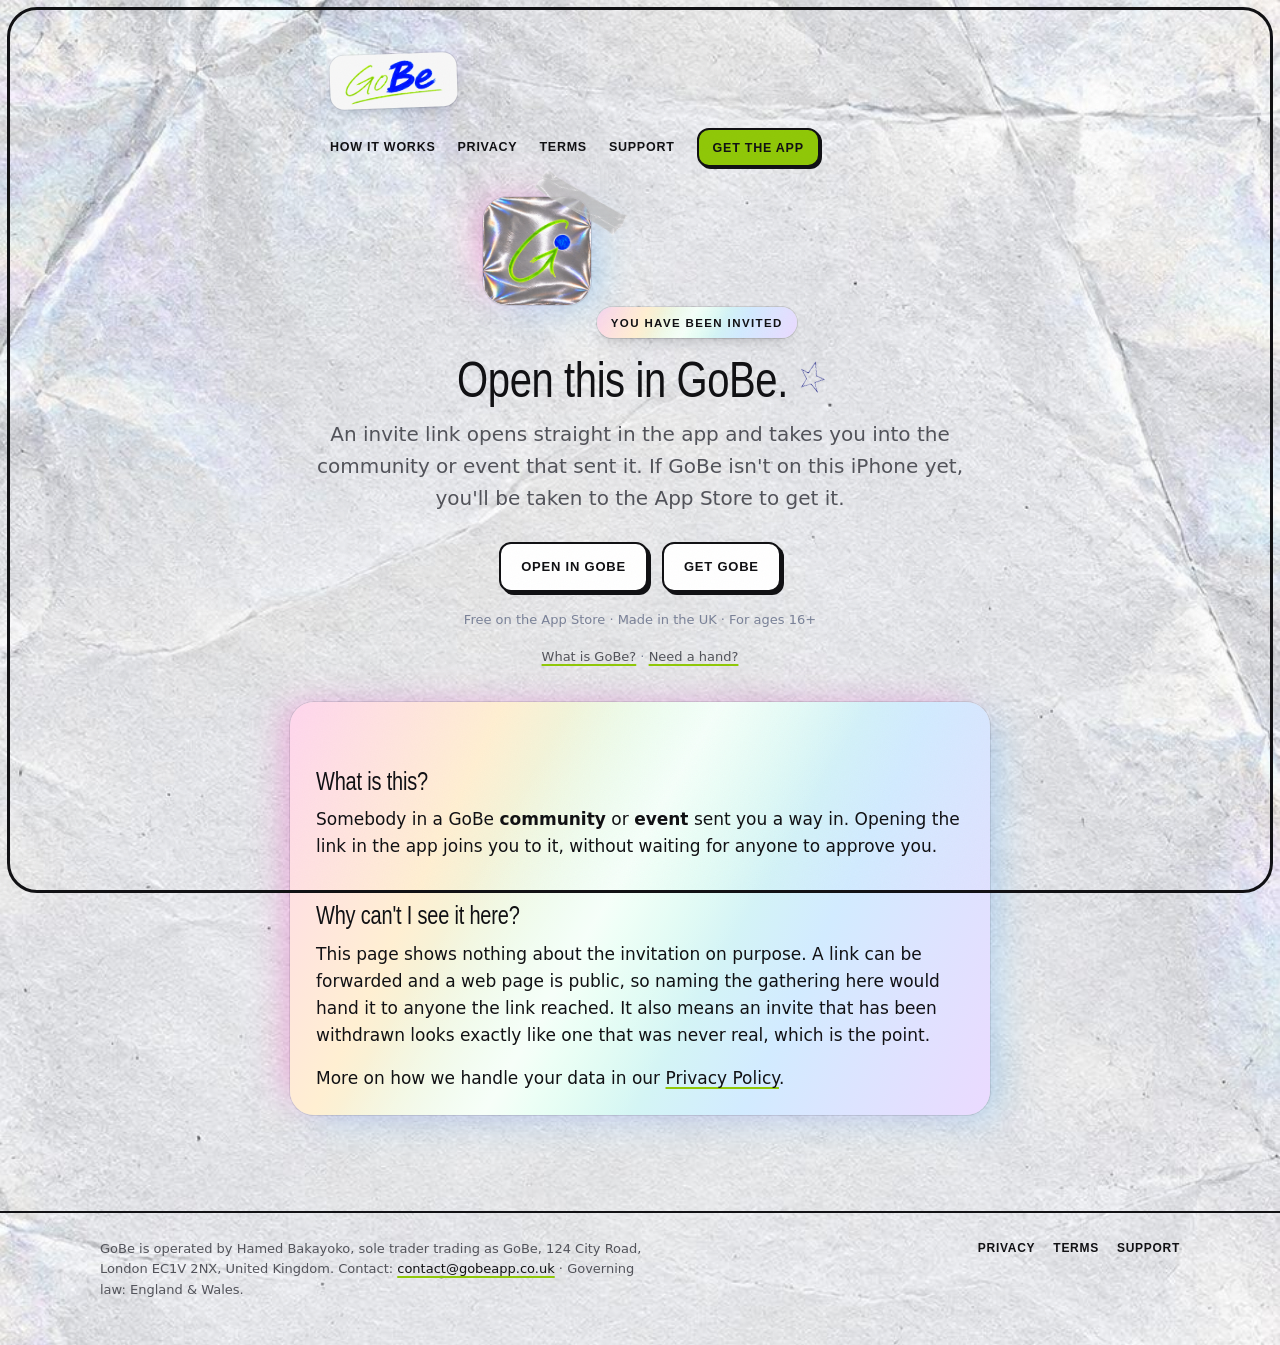
<file: i/index.html>
<!DOCTYPE html>
<html lang="en-GB">
<head>
<meta charset="utf-8">
<meta name="viewport" content="width=device-width, initial-scale=1">
<meta http-equiv="Content-Security-Policy" content="default-src 'none'; img-src 'self'; style-src 'self'; font-src 'self'; script-src 'sha256-nzjticUic1ST3uOFfpITz29G1zO1MRx1zUt9LUqAUuU='; base-uri 'none'; form-action 'none'">
<meta name="referrer" content="no-referrer">
<title>Invite · GoBe</title>
<meta name="description" content="Open your GoBe invite in the app. GoBe: leave and find traces of daily moments.">
<meta property="og:site_name" content="GoBe">
<meta property="og:type" content="website">
<meta property="og:title" content="Invite · GoBe">
<meta property="og:description" content="Open your GoBe invite in the app. GoBe: leave and find traces of daily moments.">
<meta property="og:image" content="https://gobeapp.co.uk/assets/icon.png">
<meta name="twitter:card" content="summary">
<link rel="icon" href="/favicon.ico" sizes="48x48">
<link rel="icon" type="image/png" sizes="32x32" href="/assets/favicon-32.png">
<link rel="icon" type="image/png" sizes="256x256" href="/assets/icon.png">
<link rel="apple-touch-icon" href="/assets/apple-touch-icon.png">
<link rel="stylesheet" href="/assets/style.css">
<script>(function(){
  var STORE = "https://apps.apple.com/gb/app/gobe-a-local-social-network/id6779702391";
  var q = new URLSearchParams(location.search);
  // Accept both shapes: /i/?t=<token> (what we send) and /i/<token>.
  var raw = q.get('t');
  if (!raw) {
    try { raw = decodeURIComponent(location.pathname.replace(/^\/i\/?/, '')); }
    catch (e) { raw = ''; }
  }
  var token = (raw || '').trim().replace(/\/+$/, '');
  var ok = /^[A-Za-z0-9_-]{16,128}$/.test(token);
  var appURL = ok ? 'gobe://i/?t=' + encodeURIComponent(token) : null;
  var iOS = /iPad|iPhone|iPod/.test(navigator.userAgent) ||
            (navigator.platform === 'MacIntel' && navigator.maxTouchPoints > 1);

  function reach(event) {
    if (!appURL) return;
    if (event) event.preventDefault();
    var timer = setTimeout(function () {
      if (document.visibilityState !== 'hidden') location.replace(STORE);
    }, 1400);
    function cancel() { clearTimeout(timer); }
    document.addEventListener('visibilitychange', function () {
      if (document.hidden) cancel();
    });
    window.addEventListener('pagehide', cancel);
    location.href = appURL;
  }

  function start() {
    var openBtn = document.getElementById('open-in-app');
    if (openBtn) {
      if (appURL) openBtn.href = appURL;
      openBtn.addEventListener('click', reach);
    }
    if (iOS && appURL && !q.has('noauto')) reach();
  }

  if (document.readyState === 'loading') {
    document.addEventListener('DOMContentLoaded', start);
  } else {
    start();
  }
})();</script>
</head>
<body>
<div class="frame" aria-hidden="true"></div>
<main class="col">
<header class="site"><div class="bar">
<a class="brand" href="/index.html"><img src="/assets/gobe-logo.png" alt="GoBe" width="520" height="231"></a>
<nav class="top"><a href="/index.html#how">How it works</a><a href="/privacy.html">Privacy</a><a href="/terms.html">Terms</a><a href="/support.html">Support</a><a class="get" href="https://apps.apple.com/gb/app/gobe-a-local-social-network/id6779702391">Get the app</a></nav>
</div></header>
<section class="handoff">
<div class="handoff-mark"><img src="/assets/icon-rounded.png" alt="" width="108" height="108"></div>
<p class="eyebrow">You have been invited</p>
<h1>Open this in GoBe.</h1>
<p class="lede">An invite link opens straight in the app and takes you into the
community or event that sent it. If GoBe isn't on this iPhone yet, you'll be
taken to the App Store to get it.</p>
<div class="hero-cta">
<a class="btn" id="open-in-app" href="https://apps.apple.com/gb/app/gobe-a-local-social-network/id6779702391">Open in GoBe</a>
<a class="btn" href="https://apps.apple.com/gb/app/gobe-a-local-social-network/id6779702391">Get GoBe</a>
</div>
<p class="note">Free on the App Store · Made in the UK · For ages 16+</p>
<p class="note"><a href="/index.html">What is GoBe?</a> · <a href="/support.html">Need a hand?</a></p>
</section>

<div class="card">
<h2>What is this?</h2>
<p>Somebody in a GoBe <strong>community</strong> or <strong>event</strong> sent
you a way in. Opening the link in the app joins you to it, without waiting for
anyone to approve you.</p>
<h2>Why can't I see it here?</h2>
<p>This page shows nothing about the invitation on purpose. A link can be
forwarded and a web page is public, so naming the gathering here would hand it
to anyone the link reached. It also means an invite that has been withdrawn
looks exactly like one that was never real, which is the point.</p>
<p class="flush">More on how we handle your data in our
<a href="/privacy.html">Privacy Policy</a>.</p>
</div>

</main>
<footer class="site"><div class="bar">
<p>GoBe is operated by Hamed Bakayoko, sole trader trading as GoBe, 124 City Road, London EC1V 2NX, United Kingdom.
Contact: <a href="mailto:contact@gobeapp.co.uk">contact@gobeapp.co.uk</a> · Governing law: England &amp; Wales.</p>
<nav><a href="/privacy.html">Privacy</a><a href="/terms.html">Terms</a><a href="/support.html">Support</a></nav>
</div></footer>
</body>
</html>
</file>
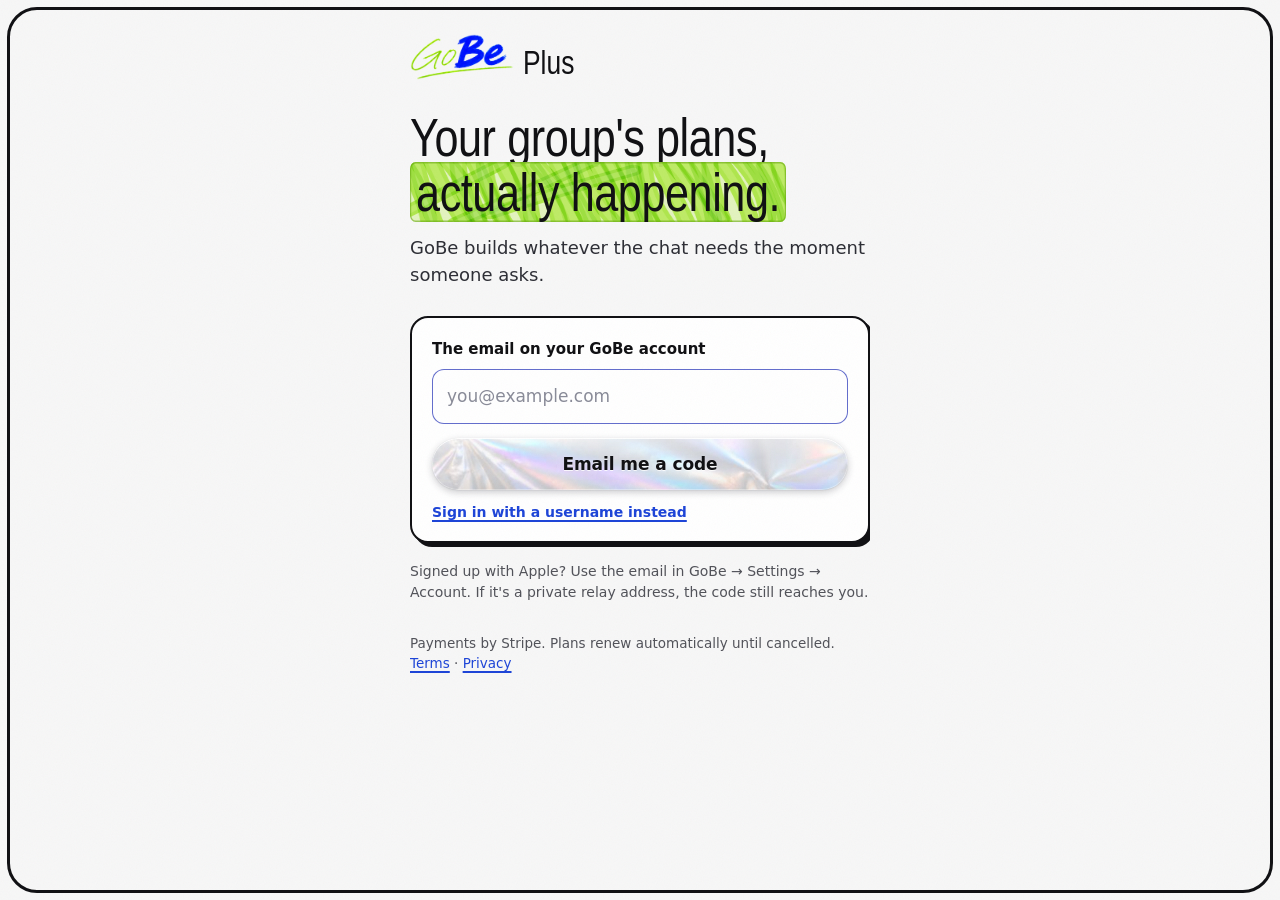
<file: plus/index.html>
<!doctype html>
<html lang="en-GB">
<head>
<meta charset="utf-8">
<meta name="viewport" content="width=device-width, initial-scale=1, viewport-fit=cover">
<title>GoBe Plus</title>
<meta name="description" content="More builds in every chat. GoBe Plus, on the web.">
<meta property="og:title" content="GoBe Plus">
<meta property="og:description" content="Your group's plans, actually happening.">
<meta property="og:type" content="website">
<meta name="robots" content="noindex">
<meta name="color-scheme" content="light">
<meta name="theme-color" content="#F7F7F7">
<meta http-equiv="Content-Security-Policy" content="default-src 'none'; style-src 'sha256-AiJKiL4/Q1X8FAgb/BF+Dj6T2pN3E3x5rJQKRfBskwc='; script-src 'sha256-8+MyQ0BaXtdOV+HRE9qGWZo8r9FlU98ChutszkT9mqQ='; img-src 'self'; connect-src https://hoskgiuquxykoywiggjk.supabase.co; base-uri 'none'; form-action 'none'">
<!--
  gobeapp.co.uk/plus — GoBe Plus, bought on the web with Stripe.

  Sign in with the emailed code (the app's own way in) or a username and
  password; the page then asks `plus-web` for the plans, this account's plan,
  a Stripe Checkout page, or Stripe's billing portal. Nothing here makes
  anybody Plus: `stripe-webhook` does, once Stripe says it is paid, and the
  app reads it from `my_plan` like any other Plus (docs/plus.md, "On the web").

  The session is kept in this browser's localStorage, as the app keeps it in
  the keychain: the access token only ever goes to Supabase.

  It looks like the app (GoBeColors.swift): paper and black ink, the pen line
  round the window, the blue biro, the green felt tip coloured in behind what's
  on, and buttons of the app's soft foil. Headings in the app's digital face,
  Arial pressed to 80% width and never bold.
-->
<style>
  :root {
    --paper: #F7F7F7; --card: #FFFFFF; --ink: #111114; --ink-soft: #2E2F36; --muted: #52535A;
    --biro: #2331B8; --biro-line: rgba(35, 49, 184, .7); --cobalt: #1E45D8; --red: #C8321F;
    --digital: Arial, "Helvetica Neue", Helvetica, sans-serif;
    --sans: "Avenir Next", Avenir, "Segoe UI", system-ui, -apple-system, "Helvetica Neue", Arial, sans-serif;
    --felt-rim: inset 0 0 0 1.5px rgba(108, 170, 20, .6);
    --foil-light: linear-gradient(180deg, rgba(255,255,255,.42) 0%, rgba(255,255,255,0) 38%, rgba(0,0,0,0) 68%, rgba(0,0,0,.06) 100%);
    --foil-rim: inset 0 1px 0 rgba(255,255,255,.9), inset 0 0 0 1px rgba(255,255,255,.35);
    --lift: 0 2.5px 7px rgba(30,30,46,.22), 0 .6px 1.2px rgba(0,0,0,.08);
    --lift-up: 0 5px 13px rgba(30,30,46,.24), 0 1px 2px rgba(0,0,0,.08);
    --lift-down: 0 1px 2.5px rgba(30,30,46,.2);
  }
  * { box-sizing: border-box; }
  html { -webkit-text-size-adjust: 100%; }
  body {
    margin: 0; min-height: 100vh; background: var(--paper); color: var(--ink);
    font: 17px/1.55 var(--sans); -webkit-font-smoothing: antialiased;
    display: flex; justify-content: center; padding: 34px 24px 60px; overflow-x: hidden;
  }
  /* paper fibre, as in the app */
  body::before {
    content: ""; position: fixed; inset: 0; pointer-events: none; z-index: 90;
    opacity: .04; mix-blend-mode: multiply; background-image: url("/assets/grain.svg");
  }
  /* the pen line round the window, as round the app */
  body::after {
    content: ""; position: fixed; inset: 7px; z-index: 100; pointer-events: none;
    border: 3px solid var(--ink); border-radius: 30px;
  }
  main { width: 100%; max-width: 460px; overflow-x: clip; }
  a { color: var(--cobalt); text-underline-offset: 3px; text-decoration-thickness: 1.5px; }
  a:hover { color: var(--ink); }
  :focus-visible { outline: 2.5px solid var(--cobalt); outline-offset: 2px; }

  .brand { display: inline-flex; align-items: flex-end; gap: 9px; margin: 0 0 30px; color: var(--ink); text-decoration: none; }
  .brand img { display: block; height: 46px; width: auto; }
  .brand span { font: 400 33px/1 var(--digital); transform: scaleX(.8); transform-origin: 0 100%; margin: 0 0 1px; }

  /* The app's digital face: Arial pressed to 80% width, never bold. Set 125%
     wide and squashed back, so lines wrap where they'll be seen. */
  h1, .say, .plan .name {
    font-family: var(--digital); font-weight: 400; letter-spacing: -.01em; color: var(--ink);
    width: 125%; transform: scaleX(.8); transform-origin: 0 0; text-wrap: balance;
  }
  h1 { font-size: clamp(40px, 11vw, 54px); line-height: 1.02; margin: 0 0 14px; }
  .lede { margin: 0 0 28px; color: var(--ink-soft); font-size: 18px; line-height: 1.5; }
  .say { font-size: 34px; line-height: 1.08; margin: 0 0 10px; }
  /* the green felt tip, coloured in behind what's on */
  .felt {
    background: url("/assets/felt-lime.png") center / 100% 100% no-repeat; box-shadow: var(--felt-rim);
    border-radius: 7px; padding: 0 .14em; -webkit-box-decoration-break: clone; box-decoration-break: clone;
  }

  /* a card as a group app's are: white, an ink edge and a hard pen shadow */
  .card {
    background: var(--card); border: 2px solid var(--ink); border-radius: 18px;
    box-shadow: 4px 4px 0 var(--ink); padding: 20px 20px 18px; margin: 0 0 18px;
  }
  label { display: block; font-weight: 600; font-size: 15px; margin: 0 0 8px; }
  input {
    display: block; width: 100%; margin: 0 0 14px; padding: 13px 14px; border-radius: 12px;
    border: 1.5px solid var(--biro-line); background: #fff; color: var(--ink); font: inherit; font-size: 17px;
  }
  input::placeholder { color: #8A8C99; }
  input:focus { outline: 2.5px solid var(--cobalt); outline-offset: 1px; border-color: var(--cobalt); }

  /* the one thing to do: a pill of the app's soft foil, lifted off the page */
  .button {
    display: flex; width: 100%; min-height: 52px; align-items: center; justify-content: center;
    margin: 0 0 12px; padding: 14px 24px 13px; border: 0; border-radius: 999px; cursor: pointer;
    font: 600 17px/1.1 var(--sans); letter-spacing: -.005em; color: var(--ink); text-decoration: none;
    text-shadow: 0 1px 0 rgba(255,255,255,.8);
    background: var(--foil-light), #ECEDF0 url("/assets/foil-button.jpg") 30% 40% / 100% auto no-repeat;
    box-shadow: var(--foil-rim), var(--lift);
  }
  .button:hover { color: var(--ink); box-shadow: var(--foil-rim), var(--lift-up); }
  .button:active { box-shadow: var(--foil-rim), var(--lift-down); }
  .button[disabled] { cursor: default; opacity: .5; box-shadow: var(--foil-rim); }
  @media (prefers-reduced-motion: no-preference) {
    .button { transition: transform .12s ease, box-shadow .12s ease; }
    .button:not([disabled]):hover { transform: translateY(-1px); }
    .button:not([disabled]):active { transform: translateY(1px); }
  }
  .link {
    background: none; border: 0; padding: 0; cursor: pointer; font: inherit; font-weight: 600; color: var(--cobalt);
    text-decoration: underline; text-underline-offset: 3px; text-decoration-thickness: 1.5px;
  }
  .link:hover { color: var(--ink); }

  /* what Plus does, each ticked in green as a vote is in the app */
  .outcomes { list-style: none; padding: 0; margin: 0 0 26px; display: grid; gap: 14px; }
  .outcomes li { display: grid; grid-template-columns: 26px 1fr; gap: 12px; align-items: start; }
  .tick {
    width: 26px; height: 26px; margin-top: 1px; border-radius: 50%; display: grid; place-items: center;
    background: url("/assets/felt-lime-square.png") center / cover; box-shadow: inset 0 0 0 1.3px var(--biro);
    font: 700 14px/1 var(--sans); color: var(--ink);
  }
  .outcomes b { display: block; font-weight: 600; font-size: 16.5px; line-height: 1.35; }
  .outcomes .d { display: block; color: var(--ink-soft); font-size: 15px; line-height: 1.45; }

  .plans { display: grid; grid-template-columns: 1fr 1fr; gap: 12px; margin: 0 0 12px; }
  .plan {
    display: flex; flex-direction: column; justify-content: flex-start; width: 100%; text-align: left;
    cursor: pointer; font: inherit; color: var(--ink);
    background: var(--card); border: 1.5px solid var(--biro-line); border-radius: 14px; padding: 14px 14px 13px;
  }
  /* the plan you're on is coloured in and gone round in black */
  .plan[aria-pressed="true"] {
    background: linear-gradient(rgba(255,255,255,.38), rgba(255,255,255,.38)), url("/assets/felt-lime.png") center / cover, #fff;
    border: 2px solid var(--ink); box-shadow: 3px 3px 0 var(--ink); padding: 13.5px 13.5px 12.5px;
  }
  .plan .name { display: block; font-size: 25px; line-height: 1; margin: 0 0 9px; }
  .plan .price { display: block; font-weight: 700; font-size: 17px; line-height: 1.25; }
  .plan .week { display: block; font-size: 14px; color: var(--ink-soft); }
  .plan .tag { display: block; margin-top: 8px; font-size: 13.5px; font-weight: 600; line-height: 1.3; }
  details { margin: 0 0 20px; }
  summary {
    display: inline-block; cursor: pointer; color: var(--cobalt); font-weight: 600; font-size: 15px;
    text-decoration: underline; text-underline-offset: 3px; text-decoration-thickness: 1.5px;
  }
  details[open] summary { margin: 0 0 10px; }

  .fine { color: var(--muted); font-size: 14px; line-height: 1.5; margin: 0 0 12px; }
  .flush { margin: 0; }
  .error { color: var(--red); font-weight: 600; font-size: 15px; margin: 0 0 14px; }
  .who { font-size: 14.5px; color: var(--ink-soft); margin: 22px 0 0; }
  footer { margin-top: 30px; font-size: 13.5px; line-height: 1.5; color: var(--muted); }
  [hidden] { display: none !important; }
</style>
</head>
<body>
<main>
  <a class="brand" href="/"><img src="/assets/gobe-logo.png" alt="GoBe" width="520" height="231"><span>Plus</span></a>
  <h1 id="title">Your group's plans, <span class="felt">actually happening.</span></h1>
  <p class="lede" id="sub">GoBe builds whatever the chat needs the moment someone asks.</p>

  <p class="error" id="error" role="alert" hidden></p>

  <!-- Signing in -->
  <section id="signin" hidden>
    <div class="card">
      <form id="emailForm">
        <label for="email">The email on your GoBe account</label>
        <input id="email" type="email" autocomplete="email" required placeholder="you@example.com">
        <button class="button" type="submit" id="sendCode">Email me a code</button>
      </form>
      <form id="codeForm" hidden>
        <label for="code">The code we sent to <span id="sentTo"></span></label>
        <input id="code" inputmode="numeric" autocomplete="one-time-code" required pattern="[0-9]{6,10}" placeholder="123456">
        <button class="button" type="submit">Sign in</button>
        <p class="fine"><button class="link" type="button" id="otherEmail">Use another email</button></p>
      </form>
      <form id="passwordForm" hidden>
        <label for="username">Username</label>
        <input id="username" autocomplete="username" required>
        <label for="password">Password</label>
        <input id="password" type="password" autocomplete="current-password" required>
        <button class="button" type="submit">Sign in</button>
      </form>
      <p class="fine flush"><button class="link" type="button" id="togglePassword">Sign in with a username instead</button></p>
    </div>
    <p class="fine">Signed up with Apple? Use the email in GoBe → Settings → Account. If it's a private relay address, the code still reaches you.</p>
  </section>

  <!-- Choosing a plan -->
  <section id="buy" hidden>
    <ul class="outcomes">
      <li><span class="tick" aria-hidden="true">✓</span><span><b>Say it once, and the chat has its app.</b><span class="d" id="allowance">60 builds a month, against 5 a week on free.</span></span></li>
      <li><span class="tick" aria-hidden="true">✓</span><span><b>The whole chat builds on yours.</b><span class="d">When a friend's builds run out, theirs are on your Plus in your chats.</span></span></li>
      <li><span class="tick" aria-hidden="true">✓</span><span><b>Change it whenever plans change.</b><span class="d">Switch plan or cancel any time, here.</span></span></li>
    </ul>
    <div class="plans" id="plans"></div>
    <details id="otherPlans"><summary>Other plans</summary><div id="weekly"></div></details>
    <button class="button" id="checkout" disabled>Start my plan</button>
    <p class="fine" id="terms"></p>
  </section>

  <!-- Already Plus -->
  <section id="have" hidden>
    <div class="card">
      <p class="say">You have <span class="felt">GoBe Plus</span>.</p>
      <p class="fine flush" id="haveWhen"></p>
    </div>
    <button class="button" id="manage" hidden>Manage billing</button>
    <p class="fine" id="appleNote" hidden>Your Plus is from the App Store. Change or cancel it on your iPhone: Settings → your name → Subscriptions.</p>
  </section>

  <!-- Back from checkout -->
  <section id="done" hidden>
    <div class="card">
      <p class="say"><span class="felt" id="doneTitle">Plus is on.</span></p>
      <p class="fine flush" id="doneSub">Open GoBe and ask the chat's next thing. Your builds are already there.</p>
    </div>
    <a class="button" href="https://apps.apple.com/gb/app/gobe-a-local-social-network/id6779702391">Open GoBe</a>
  </section>

  <p class="who" id="who" hidden><span id="whoEmail"></span> · <button class="link" type="button" id="signout">Sign out</button></p>

  <footer>
    Payments by Stripe. Plans renew automatically until cancelled.
    <a href="/terms">Terms</a> · <a href="/privacy">Privacy</a>
  </footer>
</main>
<script>
  const SUPABASE_URL = "https://hoskgiuquxykoywiggjk.supabase.co";
  // The public anon key the app ships with; it can only call what anon may.
  const ANON_KEY = "eyJhbGciOiJIUzI1NiIsInR5cCI6IkpXVCJ9.eyJpc3MiOiJzdXBhYmFzZSIsInJlZiI6Imhvc2tnaXVxdXh5a295d2lnZ2prIiwicm9sZSI6ImFub24iLCJpYXQiOjE3NzQ4NjUwODksImV4cCI6MjA5MDQ0MTA4OX0.NWOVbU4TAdn8Rel0396UkyreaIpKboKoYel-4651qlM";
  const SESSION_KEY = "gobe.plus.session";
  const $ = (id) => document.getElementById(id);
  const params = new URLSearchParams(location.search);

  let plans = [];
  let chosen = params.get("plan") || "gobe.plus.yearly";
  let state = null;

  // MARK: session

  function saved() {
    try { return JSON.parse(localStorage.getItem(SESSION_KEY) || "null"); } catch { return null; }
  }
  function keep(s) {
    const expires_at = s.expires_at || Math.floor(Date.now() / 1000) + (s.expires_in || 3600);
    localStorage.setItem(SESSION_KEY, JSON.stringify({
      access_token: s.access_token, refresh_token: s.refresh_token, expires_at,
      email: s.user && s.user.email || null,
    }));
  }
  function forget() { localStorage.removeItem(SESSION_KEY); }

  async function auth(path, body) {
    const res = await fetch(SUPABASE_URL + "/auth/v1/" + path, {
      method: "POST",
      headers: { "Content-Type": "application/json", apikey: ANON_KEY },
      body: JSON.stringify(body),
    });
    const data = await res.json().catch(() => ({}));
    if (!res.ok) throw new Error(data.msg || data.error_description || data.message || "That didn't work. Try again.");
    return data;
  }

  async function token() {
    const s = saved();
    if (!s) return null;
    if (s.expires_at - 60 > Date.now() / 1000) return s.access_token;
    try {
      keep(Object.assign({ user: { email: s.email } }, await auth("token?grant_type=refresh_token", { refresh_token: s.refresh_token })));
      return saved().access_token;
    } catch { forget(); return null; }
  }

  async function call(action, extra = {}, signedIn = true) {
    const bearer = signedIn ? await token() : ANON_KEY;
    if (signedIn && !bearer) { show("signin"); throw new Error("Sign in first."); }
    const res = await fetch(SUPABASE_URL + "/functions/v1/plus-web", {
      method: "POST",
      headers: { "Content-Type": "application/json", apikey: ANON_KEY, Authorization: "Bearer " + bearer },
      body: JSON.stringify(Object.assign({ action }, extra)),
    });
    const data = await res.json().catch(() => ({}));
    if (res.status === 401) { forget(); show("signin"); }
    if (!res.ok) throw new Error(data.error || "That didn't work. Try again.");
    return data;
  }

  // MARK: words

  function money(minor, currency) {
    return new Intl.NumberFormat("en-GB", { style: "currency", currency: currency.toUpperCase() }).format(minor / 100);
  }
  const WEEKS = { week: 1, month: 52 / 12, year: 52 };
  const NAMES = { "gobe.plus.yearly": "Yearly", "gobe.plus.monthly": "Monthly", "gobe.plus.weekly": "Weekly" };
  const BUILDS = { "gobe.plus.yearly": "60 builds a month", "gobe.plus.monthly": "60 builds a month", "gobe.plus.weekly": "10 builds a week" };
  function day(date) { return date.toLocaleDateString("en-GB", { day: "numeric", month: "long" }); }

  function error(message) {
    $("error").textContent = message || "";
    $("error").hidden = !message;
  }

  function show(which) {
    for (const id of ["signin", "buy", "have", "done"]) $(id).hidden = id !== which;
    const s = saved();
    $("who").hidden = !s || which === "signin";
    $("whoEmail").textContent = (state && state.email) || (s && s.email) || "Signed in";
  }

  // MARK: plans

  function planButton(p) {
    const b = document.createElement("button");
    b.type = "button"; b.className = "plan"; b.dataset.plan = p.plan;
    b.setAttribute("aria-pressed", String(p.plan === chosen));
    const perWeek = money(Math.round(p.amount / WEEKS[p.interval]), p.currency);
    const monthly = plans.find((q) => q.plan === "gobe.plus.monthly");
    let tag = "";
    if (p.plan === "gobe.plus.yearly" && monthly) {
      const saving = Math.floor((1 - p.amount / (monthly.amount * 12)) * 100);
      if (saving > 0) tag = saving + "% less than monthly";
    }
    const free = p.trialDays && state && state.freeWeek ? p.trialDays + " days free" : "";
    b.innerHTML = '<span class="name"></span><span class="price"></span><span class="week"></span>' +
      ((tag || free) ? '<span class="tag"></span>' : "");
    b.querySelector(".name").textContent = NAMES[p.plan];
    b.querySelector(".price").textContent = money(p.amount, p.currency) + " a " + p.interval;
    b.querySelector(".week").textContent = p.interval === "week" ? BUILDS[p.plan] : perWeek + " a week";
    if (tag || free) b.querySelector(".tag").textContent = [free, tag].filter(Boolean).join(" · ");
    b.onclick = () => { chosen = p.plan; drawPlans(); };
    return b;
  }

  function drawPlans() {
    $("plans").replaceChildren(...["gobe.plus.yearly", "gobe.plus.monthly"]
      .map((id) => plans.find((p) => p.plan === id)).filter(Boolean).map(planButton));
    const weekly = plans.find((p) => p.plan === "gobe.plus.weekly");
    $("otherPlans").hidden = !weekly;
    if (weekly) $("weekly").replaceChildren(planButton(weekly));
    if (chosen === "gobe.plus.weekly") $("otherPlans").open = true;

    const p = plans.find((q) => q.plan === chosen);
    $("checkout").disabled = !p;
    if (!p) return;
    $("allowance").textContent = BUILDS[p.plan] + ", against 5 a week on free.";
    const trial = p.trialDays && state && state.freeWeek;
    $("checkout").textContent = trial ? "Start my free week" : "Start my plan";
    const price = money(p.amount, p.currency) + " a " + p.interval;
    if (trial) {
      const ends = new Date(Date.now() + p.trialDays * 86400000);
      $("terms").textContent = "Free until " + day(ends) + ", then " + price + ". Renews automatically. Cancel any time here, at least a day before it renews.";
    } else {
      $("terms").textContent = price + ", starting today. Renews automatically. Cancel any time here, at least a day before it renews.";
    }
  }

  // MARK: what to show

  async function refresh() {
    error("");
    if (!(await token())) { show("signin"); return; }
    state = await call("state");
    if (params.get("done") === "1") {
      if (state.active) {
        show("done");
        history.replaceState(null, "", location.pathname);
        return;
      }
      // Stripe's webhook can land a moment after the redirect.
      show("done");
      $("doneTitle").textContent = "Nearly there…";
      $("doneTitle").classList.remove("felt");
      $("doneSub").textContent = "Stripe has your payment. Plus switches on in a few seconds.";
      for (let i = 0; i < 10 && !state.active; i++) {
        await new Promise((r) => setTimeout(r, 2000));
        state = await call("state");
      }
      $("doneTitle").textContent = state.active ? "Plus is on." : "Almost there.";
      $("doneTitle").classList.toggle("felt", state.active);
      $("doneSub").textContent = state.active
        ? "Open GoBe and ask the chat's next thing. Your builds are already there."
        : "It can take a minute. Open GoBe: your plan shows in Settings → GoBe Plus once it's through.";
      if (state.active) history.replaceState(null, "", location.pathname);
      return;
    }
    if (state.active) {
      show("have");
      const until = new Date(state.expiresAt);
      $("haveWhen").textContent = (BUILDS[state.product] || "More builds") + ", in every chat. Paid up until " + day(until) + ".";
      $("manage").hidden = state.store !== "stripe";
      $("appleNote").hidden = state.store !== "apple";
      return;
    }
    if (!plans.length) plans = (await call("prices", {}, false)).plans || [];
    show("buy");
    drawPlans();
  }

  // MARK: actions

  let signingInWithPassword = false;
  $("togglePassword").onclick = () => {
    signingInWithPassword = !signingInWithPassword;
    $("emailForm").hidden = signingInWithPassword;
    $("codeForm").hidden = true;
    $("passwordForm").hidden = !signingInWithPassword;
    $("togglePassword").textContent = signingInWithPassword ? "Get an emailed code instead" : "Sign in with a username instead";
  };

  $("emailForm").onsubmit = async (e) => {
    e.preventDefault(); error("");
    const email = $("email").value.trim();
    $("sendCode").disabled = true;
    try {
      // Only an account made in the app: the web never makes one.
      await auth("otp", { email, create_user: false });
      $("sentTo").textContent = email;
      $("emailForm").hidden = true; $("codeForm").hidden = false; $("code").focus();
    } catch (err) {
      error(/signups not allowed|not found/i.test(err.message) ? "There's no GoBe account with that email. Make one in the app first." : err.message);
    } finally { $("sendCode").disabled = false; }
  };

  $("codeForm").onsubmit = async (e) => {
    e.preventDefault(); error("");
    try {
      keep(await auth("verify", { type: "email", email: $("sentTo").textContent, token: $("code").value.trim() }));
      await refresh();
    } catch (err) { error(err.message); }
  };

  $("otherEmail").onclick = () => { $("codeForm").hidden = true; $("emailForm").hidden = false; };

  $("passwordForm").onsubmit = async (e) => {
    e.preventDefault(); error("");
    try {
      const res = await fetch(SUPABASE_URL + "/functions/v1/username-login", {
        method: "POST",
        headers: { "Content-Type": "application/json", apikey: ANON_KEY, Authorization: "Bearer " + ANON_KEY },
        body: JSON.stringify({ username: $("username").value.trim(), password: $("password").value }),
      });
      const data = await res.json().catch(() => ({}));
      if (!res.ok) throw new Error(data.error === "too_many_attempts" ? "Too many tries. Wait a few minutes." : "That username and password don't match.");
      keep(data);
      await refresh();
    } catch (err) { error(err.message); }
  };

  $("checkout").onclick = async () => {
    error(""); $("checkout").disabled = true;
    try {
      const { url } = await call("checkout", { plan: chosen });
      location.href = url;
    } catch (err) { error(err.message); $("checkout").disabled = false; }
  };

  $("manage").onclick = async () => {
    error("");
    try { location.href = (await call("portal")).url; } catch (err) { error(err.message); }
  };

  $("signout").onclick = () => { forget(); state = null; show("signin"); };

  refresh().catch((err) => error(err.message));
</script>
</body>
</html>
</file>
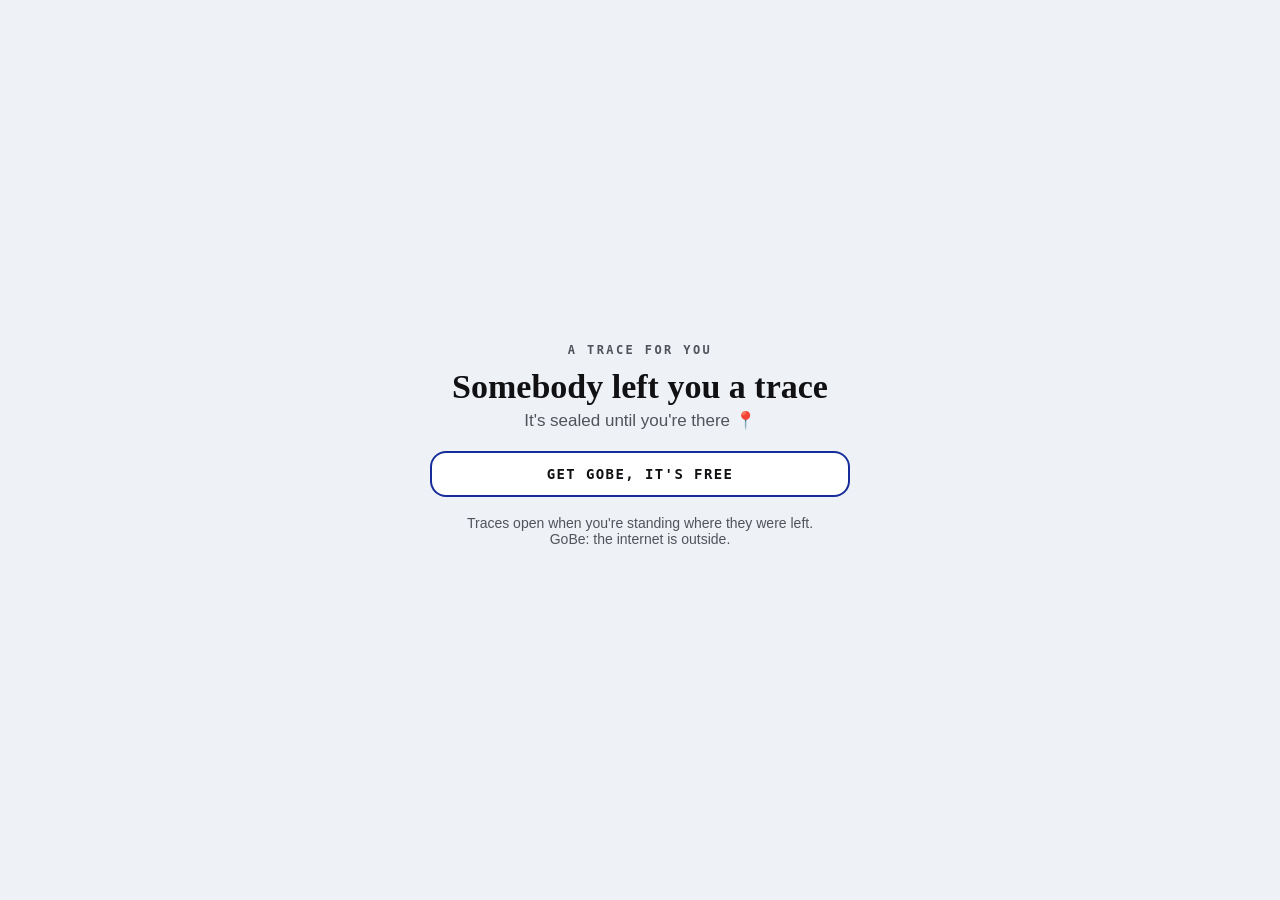
<file: t/index.html>
<!doctype html>
<html lang="en-GB">
<head>
<meta charset="utf-8">
<meta name="viewport" content="width=device-width, initial-scale=1, viewport-fit=cover">
<meta http-equiv="Content-Security-Policy" content="default-src 'none'; style-src 'sha256-cxnDJdt/x3qnQkkZuP5GQgd1EzyWKKF3NGF+/FzKSbM='; script-src 'sha256-nom8ghyYFmXDHB+22PfrTVCsrSXMFjqJGkOH3Le/7tc='; img-src 'self' https://tile.openstreetmap.org; connect-src https://hoskgiuquxykoywiggjk.supabase.co; base-uri 'none'; form-action 'none'">
<meta name="referrer" content="strict-origin-when-cross-origin">
<title>A trace for you on GoBe</title>
<link rel="icon" href="/favicon.ico" sizes="48x48">
<link rel="icon" type="image/png" sizes="32x32" href="/assets/favicon-32.png">
<link rel="apple-touch-icon" href="/assets/apple-touch-icon.png">
<meta name="description" content="Somebody left a trace for you on GoBe. It's sealed until you're there.">
<meta property="og:title" content="Somebody left a trace for you 📍">
<meta property="og:description" content="It's sealed till you're standing there ✨">
<meta property="og:type" content="website">
<!--
  gobeapp.co.uk/t/?c=CODE — where a trace sent as a link lands.

  On a phone with GoBe, the universal link opens the app before this page is
  shown (the apple-app-site-association file must list "/t/*"). Without it,
  this page says who left the trace, what kind it is and roughly where, on a
  grey map, and that it opens by going there, in the app. Never what it says:
  the server does not hand that over (`trace_link_preview`, which the anon key
  may call; see 20261020221427_waves_and_trace_links.sql).

  The map is OpenStreetMap's tiles, greyed: the fog. Light use, credited.
-->
<style>
  :root {
    --paper: #EEF1F5; --paper-light: #F8FAFC; --ink: #111114; --muted: #52535A;
    --be-blue-dark: #162C9A; --go-green: #90C808;
  }
  * { box-sizing: border-box; }
  body {
    margin: 0; min-height: 100vh; background: var(--paper); color: var(--ink);
    font-family: "Avenir Next", Avenir, -apple-system, BlinkMacSystemFont, "Segoe UI", sans-serif;
    display: flex; align-items: center; justify-content: center; padding: 24px 16px;
  }
  main { width: 100%; max-width: 420px; text-align: center; }
  .label { font: 700 12px/1 ui-monospace, Menlo, monospace; letter-spacing: .2em; color: var(--muted); }
  h1 { font-family: "Cormorant Garamond", Georgia, serif; font-size: 34px; margin: 10px 0 4px; }
  .sub { font-size: 17px; color: var(--muted); margin: 0 0 20px; }
  .map {
    position: relative; width: 100%; aspect-ratio: 1 / 1; border-radius: 18px; overflow: hidden;
    background: #D9DCE1; box-shadow: inset 0 0 0 1px rgba(17,17,20,.18), 0 10px 22px rgba(16,26,69,.16);
    margin: 0 0 8px;
  }
  .tiles { position: absolute; display: grid; grid-template-columns: repeat(3, 256px); filter: grayscale(1) contrast(.9) brightness(1.05); }
  .tiles img { width: 256px; height: 256px; display: block; }
  .pin {
    position: absolute; left: 50%; top: 50%; width: 66px; height: 66px; margin: -33px 0 0 -33px;
    border-radius: 50%; background: radial-gradient(circle at 35% 30%, #fff, #C9D2DE 45%, #8E9AAB);
    box-shadow: 0 0 0 4px rgba(255,255,255,.8), 0 0 0 120px rgba(17,17,20,.08), 0 8px 18px rgba(0,0,0,.25);
    display: flex; align-items: center; justify-content: center; font-size: 28px;
    animation: breathe 3.2s ease-in-out infinite;
  }
  @keyframes breathe { 50% { transform: scale(1.06); } }
  @media (prefers-reduced-motion: reduce) { .pin { animation: none; } }
  .credit { font-size: 11px; color: var(--muted); margin: 0 0 18px; }
  .credit a { color: inherit; }
  .area { font-weight: 600; margin: 0 0 22px; }
  .button {
    display: block; width: 100%; padding: 16px; border-radius: 16px; border: 0;
    background: var(--be-blue-dark); color: #fff; font: 900 14px/1 ui-monospace, Menlo, monospace;
    letter-spacing: .1em; text-decoration: none; margin-bottom: 12px; cursor: pointer;
  }
  .button.secondary { background: #fff; color: var(--ink); box-shadow: inset 0 0 0 2px var(--be-blue-dark); }
  .note { color: var(--muted); font-size: 14px; margin-top: 18px; }
  [hidden] { display: none !important; }
</style>
</head>
<body>
<main>
  <span class="label">A TRACE FOR YOU</span>
  <h1 id="title">Somebody left you a trace</h1>
  <p class="sub" id="sub">It's sealed until you're there 📍</p>

  <div class="map" id="map" hidden aria-label="Roughly where the trace is, on a grey map">
    <div class="tiles" id="tiles"></div>
    <div class="pin" aria-hidden="true">✉️</div>
  </div>
  <p class="credit" id="credit" hidden>Map © <a href="https://www.openstreetmap.org/copyright">OpenStreetMap</a> contributors</p>
  <p class="area" id="area" hidden></p>

  <div id="actions">
    <a class="button" id="open" href="#">OPEN IN GOBE 📍</a>
    <a class="button secondary" id="store" href="#">GET GOBE, IT'S FREE</a>
  </div>
  <p class="note" id="status" hidden></p>
  <p class="note">Traces open when you're standing where they were left.<br>GoBe: the internet is outside.</p>
</main>
<script>
  const APP_STORE_URL = "https://apps.apple.com/gb/app/gobe-a-local-social-network/id6779702391";
  const SUPABASE_URL = "https://hoskgiuquxykoywiggjk.supabase.co";
  // The public anon key the app ships with; it can only call what anon may.
  const ANON_KEY = "eyJhbGciOiJIUzI1NiIsInR5cCI6IkpXVCJ9.eyJpc3MiOiJzdXBhYmFzZSIsInJlZiI6Imhvc2tnaXVxdXh5a295d2lnZ2prIiwicm9sZSI6ImFub24iLCJpYXQiOjE3NzQ4NjUwODksImV4cCI6MjA5MDQ0MTA4OX0.NWOVbU4TAdn8Rel0396UkyreaIpKboKoYel-4651qlM";
  const KINDS = { note: "a note", photo: "a photo", film: "a film" };

  const raw = new URLSearchParams(location.search).get("c") || "";
  const code = raw.toUpperCase().replace(/[^A-HJ-NP-Z2-9]/g, "");
  const $ = (id) => document.getElementById(id);
  $("store").href = APP_STORE_URL;

  // Three by three OpenStreetMap tiles round the point, the point in the
  // middle of the box.
  function drawMap(lat, lon) {
    const z = 16, n = Math.pow(2, z);
    const xf = (lon + 180) / 360 * n;
    const r = lat * Math.PI / 180;
    const yf = (1 - Math.log(Math.tan(r) + 1 / Math.cos(r)) / Math.PI) / 2 * n;
    const x0 = Math.floor(xf) - 1, y0 = Math.floor(yf) - 1;
    const tiles = $("tiles");
    for (let dy = 0; dy < 3; dy++) for (let dx = 0; dx < 3; dx++) {
      const img = document.createElement("img");
      img.alt = "";
      img.loading = "lazy";
      img.src = "https://tile.openstreetmap.org/" + z + "/" + (x0 + dx) + "/" + (y0 + dy) + ".png";
      tiles.appendChild(img);
    }
    const place = () => {
      const box = $("map").getBoundingClientRect();
      const px = (xf - x0) * 256, py = (yf - y0) * 256;
      tiles.style.left = (box.width / 2 - px) + "px";
      tiles.style.top = (box.height / 2 - py) + "px";
    };
    $("map").hidden = false;
    $("credit").hidden = false;
    place();
    addEventListener("resize", place);
  }

  if (code.length === 8) {
    $("open").href = "gobe://t/" + code;
    fetch(SUPABASE_URL + "/rest/v1/rpc/trace_link_preview", {
      method: "POST",
      headers: { "Content-Type": "application/json", "apikey": ANON_KEY, "Authorization": "Bearer " + ANON_KEY },
      body: JSON.stringify({ p_code: code })
    })
      .then((r) => r.ok ? r.json() : [])
      .then((rows) => {
        const t = rows && rows[0];
        if (!t) {
          $("title").textContent = "That link didn't work";
          $("sub").textContent = "It may have been copied wrong.";
          $("actions").hidden = true;
          return;
        }
        if (t.status !== "sealed") {
          $("title").textContent = t.status === "expired" ? "This link has expired" : "This trace has gone";
          $("sub").textContent = t.status === "expired"
            ? "Links last thirty days. " + t.sender_handle + " can send you another 💛"
            : "Whoever left it has taken it down.";
          $("open").hidden = true;
          return;
        }
        $("title").textContent = t.sender_handle + " left you a trace";
        $("sub").textContent = "It's " + (KINDS[t.kind] || "a trace") + ", sealed until you're there 📍";
        if (t.area) { $("area").textContent = "In " + t.area; $("area").hidden = false; }
        if (typeof t.latitude === "number" && typeof t.longitude === "number") {
          drawMap(t.latitude, t.longitude);
        }
      })
      .catch(() => {});
  } else {
    $("open").hidden = true;
  }
</script>
</body>
</html>
</file>
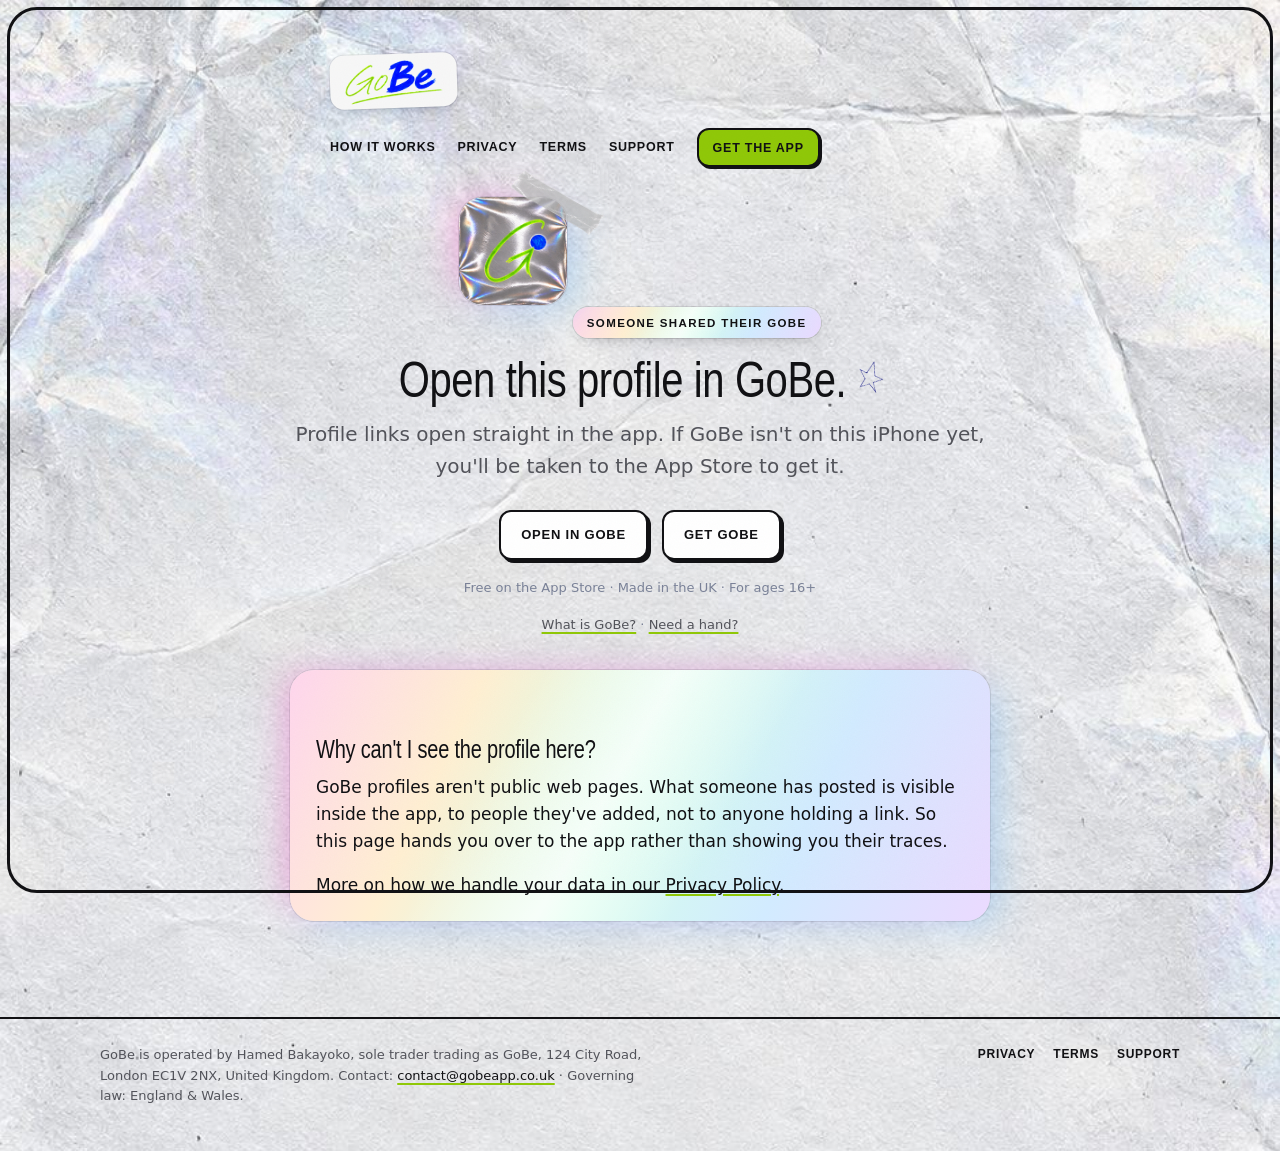
<file: u/index.html>
<!DOCTYPE html>
<html lang="en-GB">
<head>
<meta charset="utf-8">
<meta name="viewport" content="width=device-width, initial-scale=1">
<meta http-equiv="Content-Security-Policy" content="default-src 'none'; img-src 'self'; style-src 'self'; font-src 'self'; script-src 'sha256-yy6pe38iOSU8gVfO2Chb3UXB4Tx5oVcDp8iduljSnKw='; base-uri 'none'; form-action 'none'">
<meta name="referrer" content="no-referrer">
<title>Profile · GoBe</title>
<meta name="description" content="Open this GoBe profile in the app. GoBe: leave and find traces of daily moments.">
<meta property="og:site_name" content="GoBe">
<meta property="og:type" content="website">
<meta property="og:title" content="Profile · GoBe">
<meta property="og:description" content="Open this GoBe profile in the app. GoBe: leave and find traces of daily moments.">
<meta property="og:image" content="https://gobeapp.co.uk/assets/icon.png">
<meta name="twitter:card" content="summary">
<link rel="icon" href="/favicon.ico" sizes="48x48">
<link rel="icon" type="image/png" sizes="32x32" href="/assets/favicon-32.png">
<link rel="icon" type="image/png" sizes="256x256" href="/assets/icon.png">
<link rel="apple-touch-icon" href="/assets/apple-touch-icon.png">
<link rel="stylesheet" href="/assets/style.css">
<script>(function(){
  var STORE = "https://apps.apple.com/gb/app/gobe-a-local-social-network/id6779702391";
  var q = new URLSearchParams(location.search);
  // Accept both link shapes: /u/?h=ada (what we share) and /u/ada (older links).
  var raw = q.get('h');
  if (!raw) {
    try { raw = decodeURIComponent(location.pathname.replace(/^\/u\/?/, '')); }
    catch (e) { raw = ''; }
  }
  var handle = (raw || '').trim().replace(/^@/, '').replace(/\/+$/, '');
  // Only ever hand the app a plain handle, so nothing from the URL can steer
  // the scheme link somewhere else.
  var ok = /^[A-Za-z0-9._-]{1,40}$/.test(handle);
  var appURL = ok ? 'gobe://u/?h=' + encodeURIComponent(handle) : null;
  var iOS = /iPad|iPhone|iPod/.test(navigator.userAgent) ||
            (navigator.platform === 'MacIntel' && navigator.maxTouchPoints > 1);

  // Try the app, then the App Store. The timer is cancelled if the page gets
  // hidden or unloaded, which is what happens the instant iOS switches to GoBe,
  // so someone who has the app never gets bounced to the store behind it.
  function reach(event) {
    if (!appURL) return;             // no handle: the button is already the store
    if (event) event.preventDefault();
    var timer = setTimeout(function () {
      if (document.visibilityState !== 'hidden') location.replace(STORE);
    }, 1400);
    function cancel() { clearTimeout(timer); }
    document.addEventListener('visibilitychange', function () {
      if (document.hidden) cancel();
    });
    window.addEventListener('pagehide', cancel);
    location.href = appURL;
  }

  // This runs in <head>, so wait for the button to exist before wiring it.
  function start() {
    var openBtn = document.getElementById('open-in-app');
    if (openBtn) {
      if (appURL) openBtn.href = appURL;
      openBtn.addEventListener('click', reach);
    }
    // On an iPhone the whole point of the link is to land in the app, so don't
    // wait for a second tap. Elsewhere (desktop, Android) there's no app to
    // reach, so the page just explains itself and offers the App Store.
    // ?noauto=1 turns the automatic attempt off, for looking at this page.
    if (iOS && appURL && !q.has('noauto')) reach();
  }

  if (document.readyState === 'loading') {
    document.addEventListener('DOMContentLoaded', start);
  } else {
    start();
  }
})();</script>
</head>
<body>
<div class="frame" aria-hidden="true"></div>
<main class="col">
<header class="site"><div class="bar">
<a class="brand" href="/index.html"><img src="/assets/gobe-logo.png" alt="GoBe" width="520" height="231"></a>
<nav class="top"><a href="/index.html#how">How it works</a><a href="/privacy.html">Privacy</a><a href="/terms.html">Terms</a><a href="/support.html">Support</a><a class="get" href="https://apps.apple.com/gb/app/gobe-a-local-social-network/id6779702391">Get the app</a></nav>
</div></header>
<section class="handoff">
<div class="handoff-mark"><img src="/assets/icon-rounded.png" alt="" width="108" height="108"></div>
<p class="eyebrow">Someone shared their GoBe</p>
<h1>Open this profile in GoBe.</h1>
<p class="lede">Profile links open straight in the app. If GoBe isn't on this
iPhone yet, you'll be taken to the App Store to get it.</p>
<div class="hero-cta">
<a class="btn" id="open-in-app" href="https://apps.apple.com/gb/app/gobe-a-local-social-network/id6779702391">Open in GoBe</a>
<a class="btn" href="https://apps.apple.com/gb/app/gobe-a-local-social-network/id6779702391">Get GoBe</a>
</div>
<p class="note">Free on the App Store · Made in the UK · For ages 16+</p>
<p class="note"><a href="/index.html">What is GoBe?</a> · <a href="/support.html">Need a hand?</a></p>
</section>

<div class="card">
<h2>Why can't I see the profile here?</h2>
<p>GoBe profiles aren't public web pages. What someone has posted is visible inside
the app, to people they've added, not to anyone holding a link. So this page hands
you over to the app rather than showing you their traces.</p>
<p class="flush">More on how we handle your data in our
<a href="/privacy.html">Privacy Policy</a>.</p>
</div>

</main>
<footer class="site"><div class="bar">
<p>GoBe is operated by Hamed Bakayoko, sole trader trading as GoBe, 124 City Road, London EC1V 2NX, United Kingdom.
Contact: <a href="mailto:contact@gobeapp.co.uk">contact@gobeapp.co.uk</a> · Governing law: England &amp; Wales.</p>
<nav><a href="/privacy.html">Privacy</a><a href="/terms.html">Terms</a><a href="/support.html">Support</a></nav>
</div></footer>
</body>
</html>
</file>
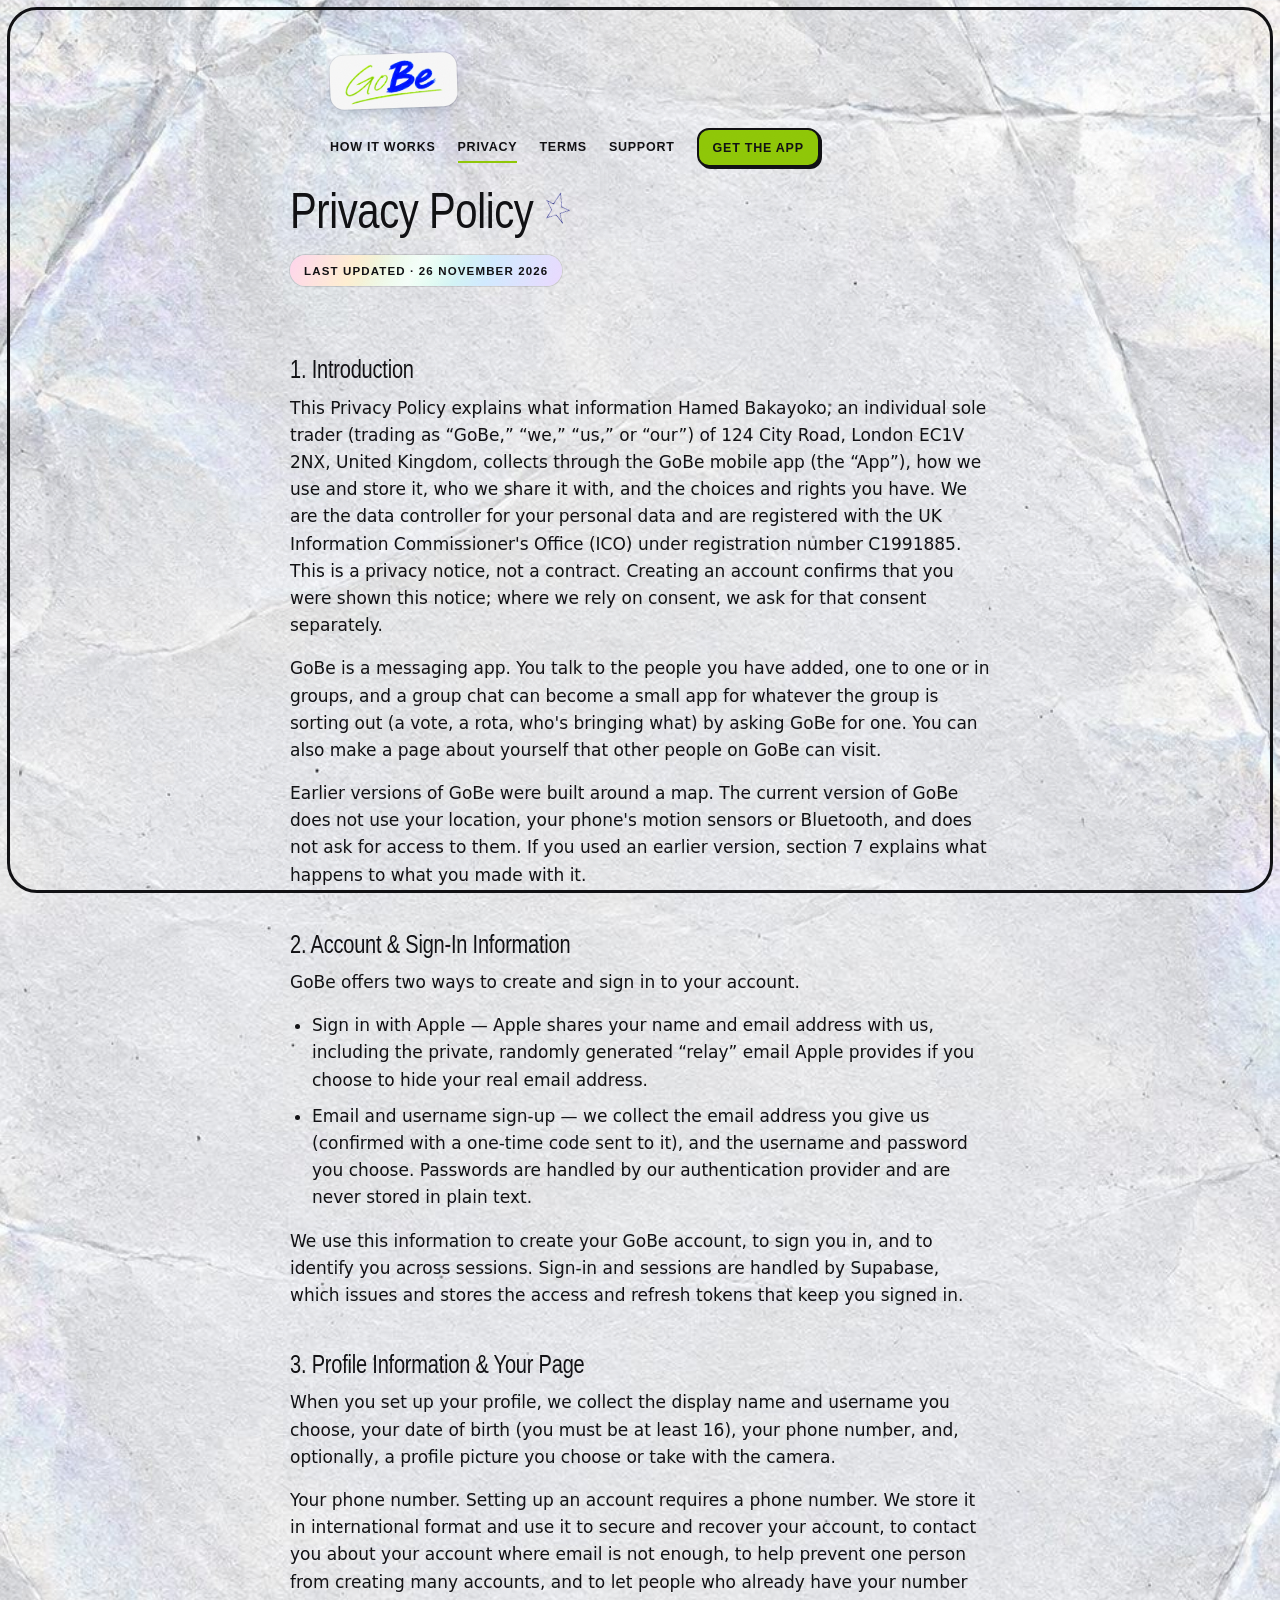
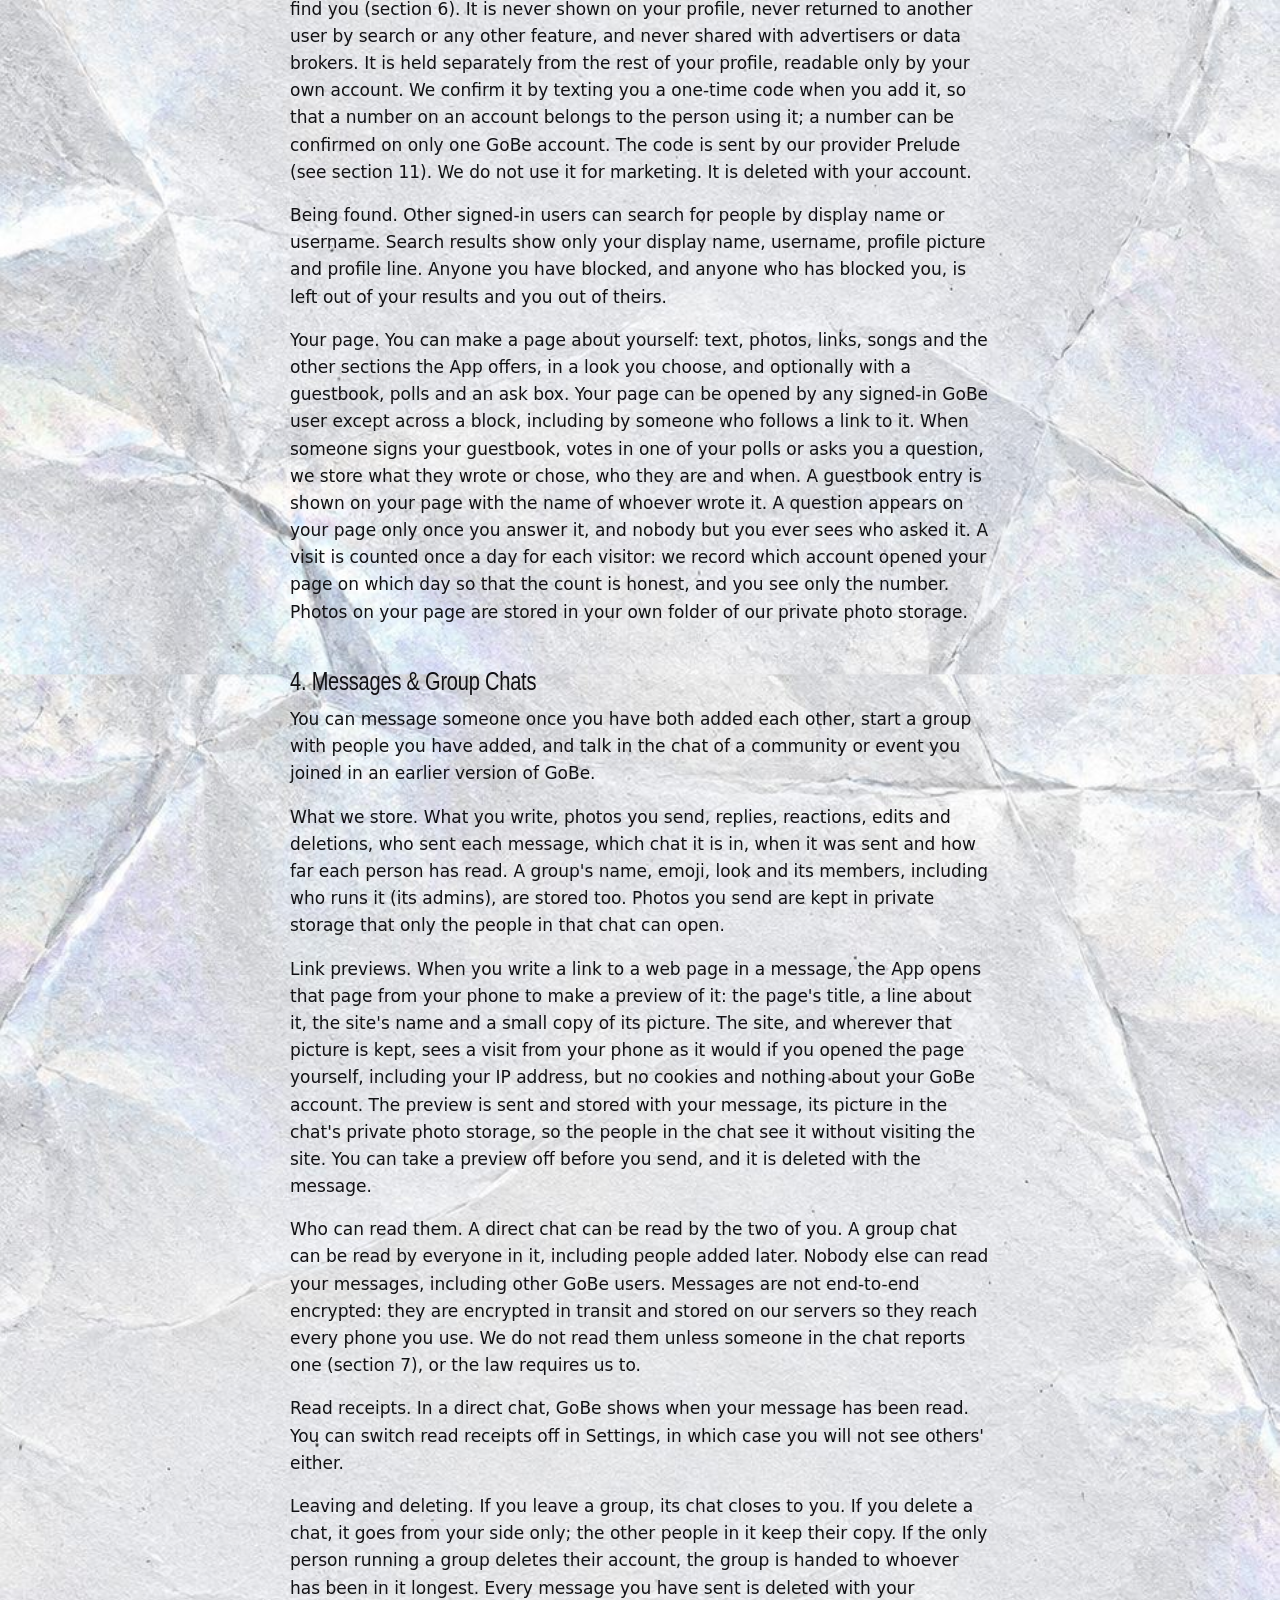
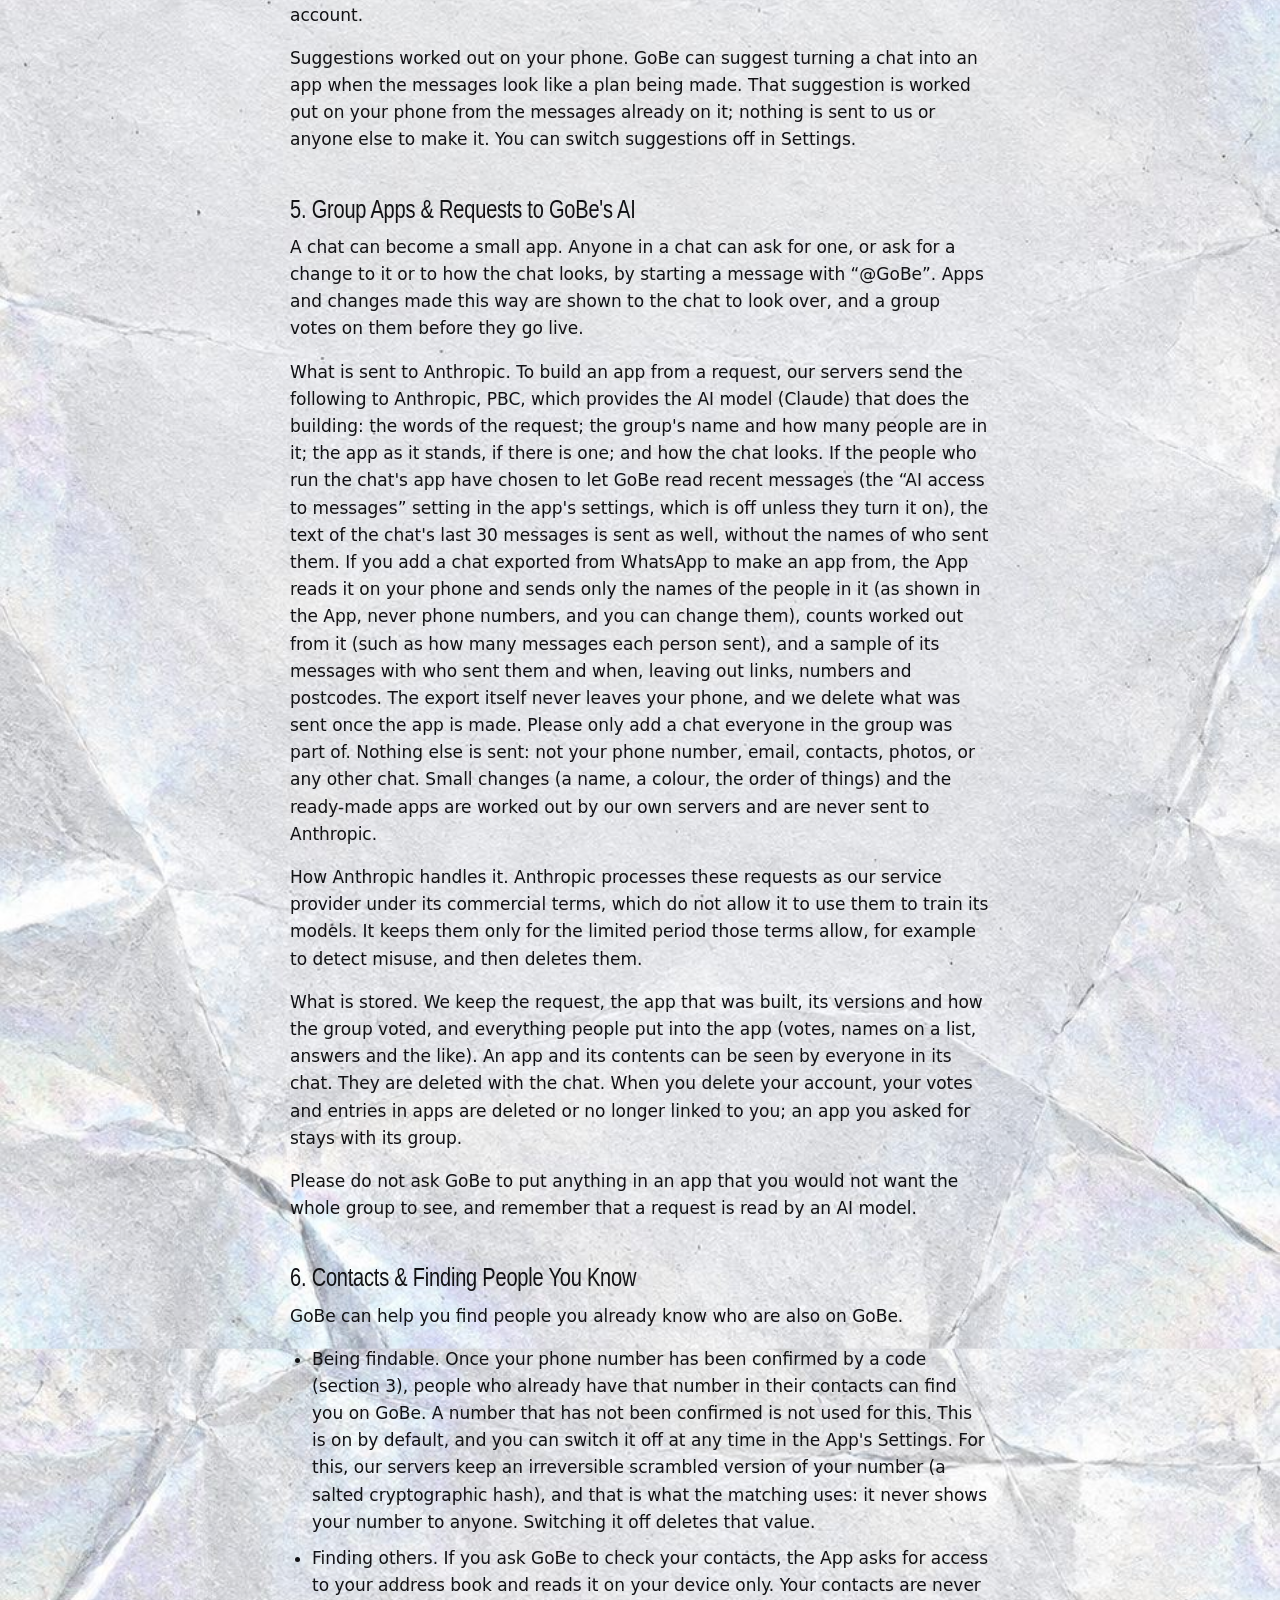
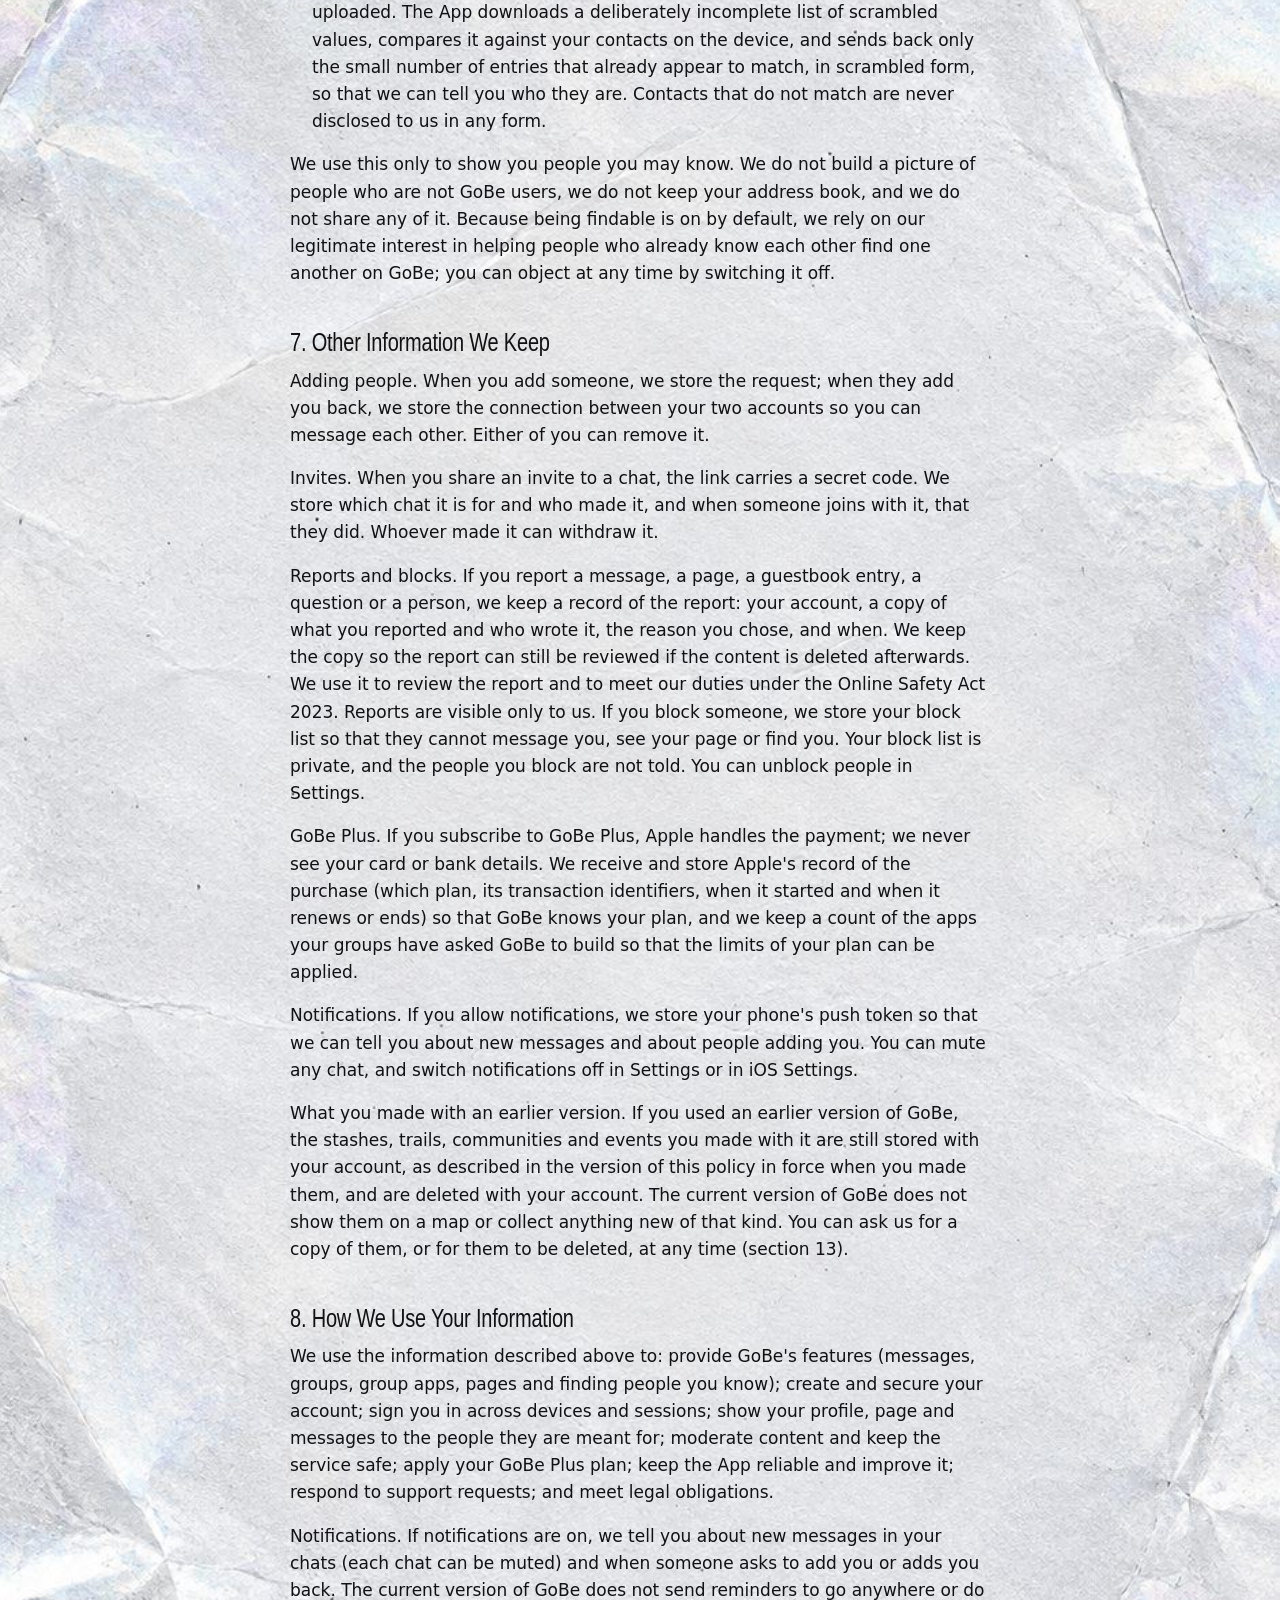
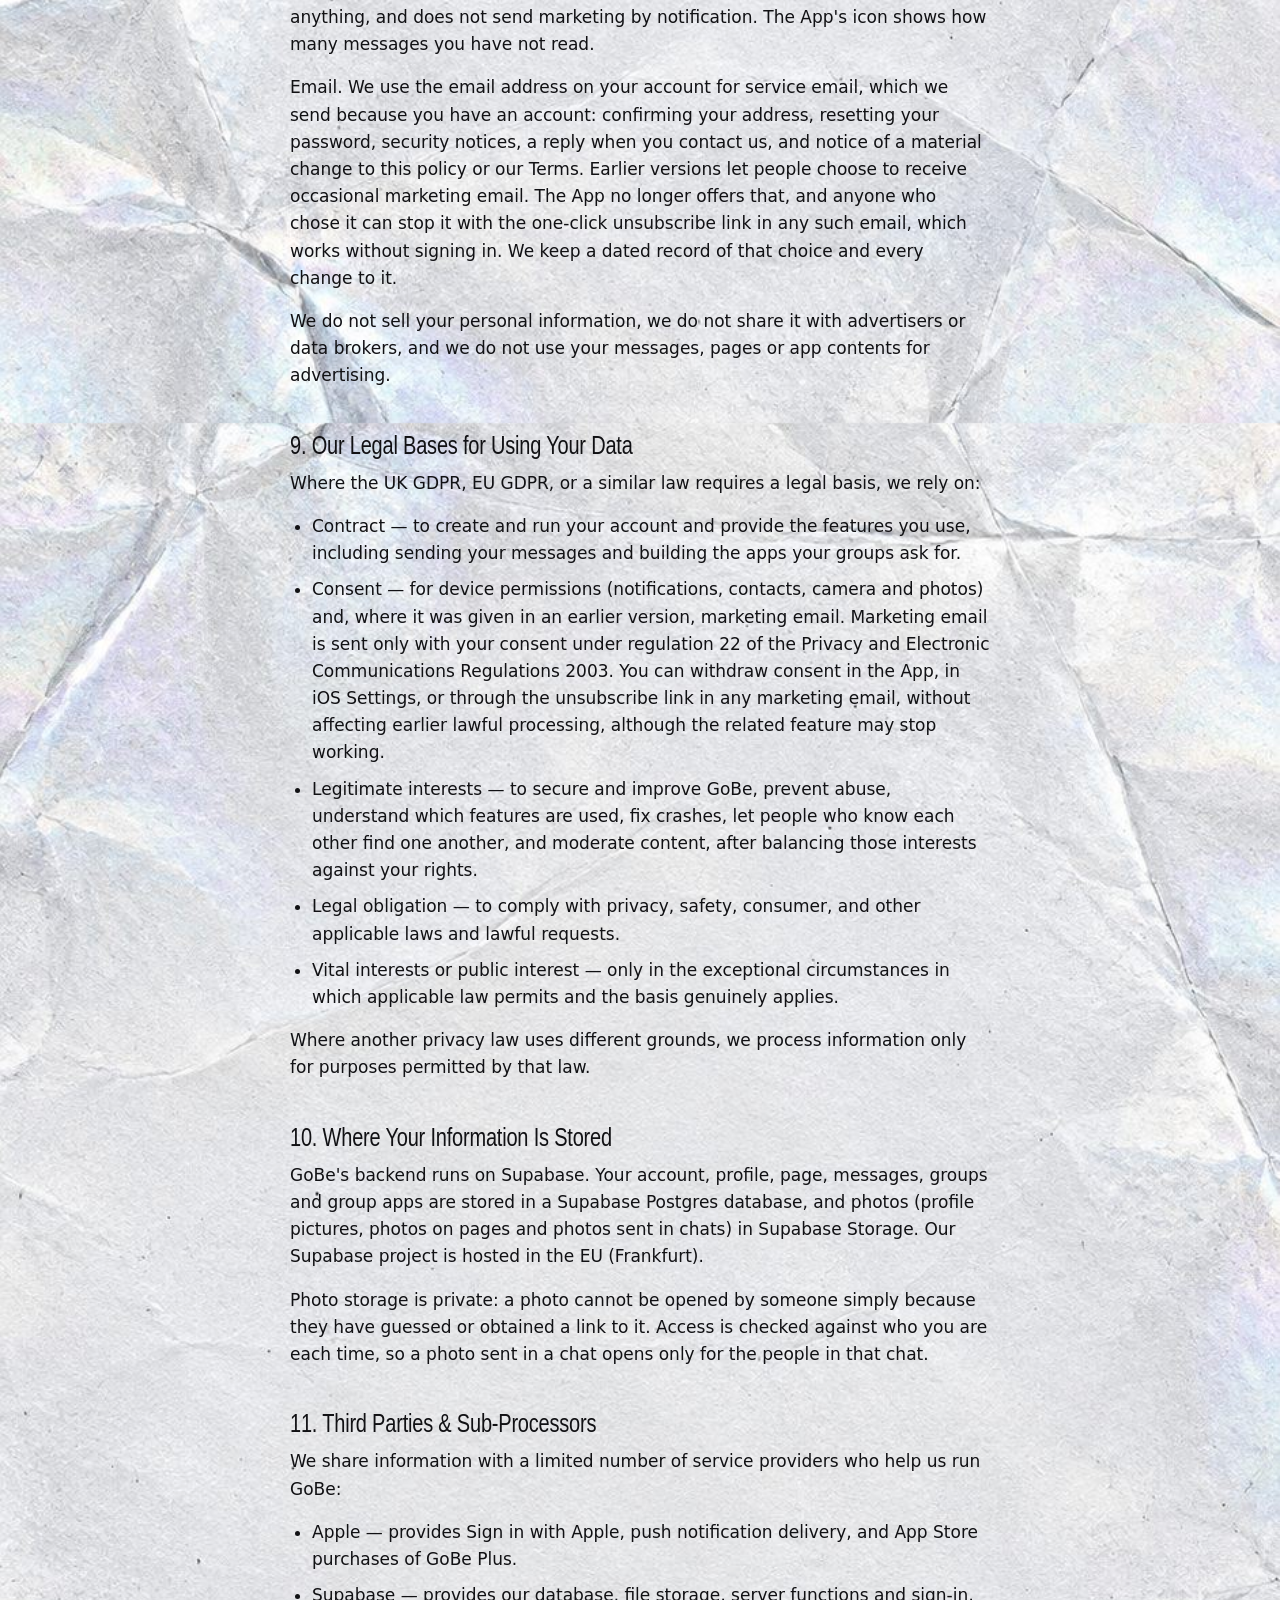
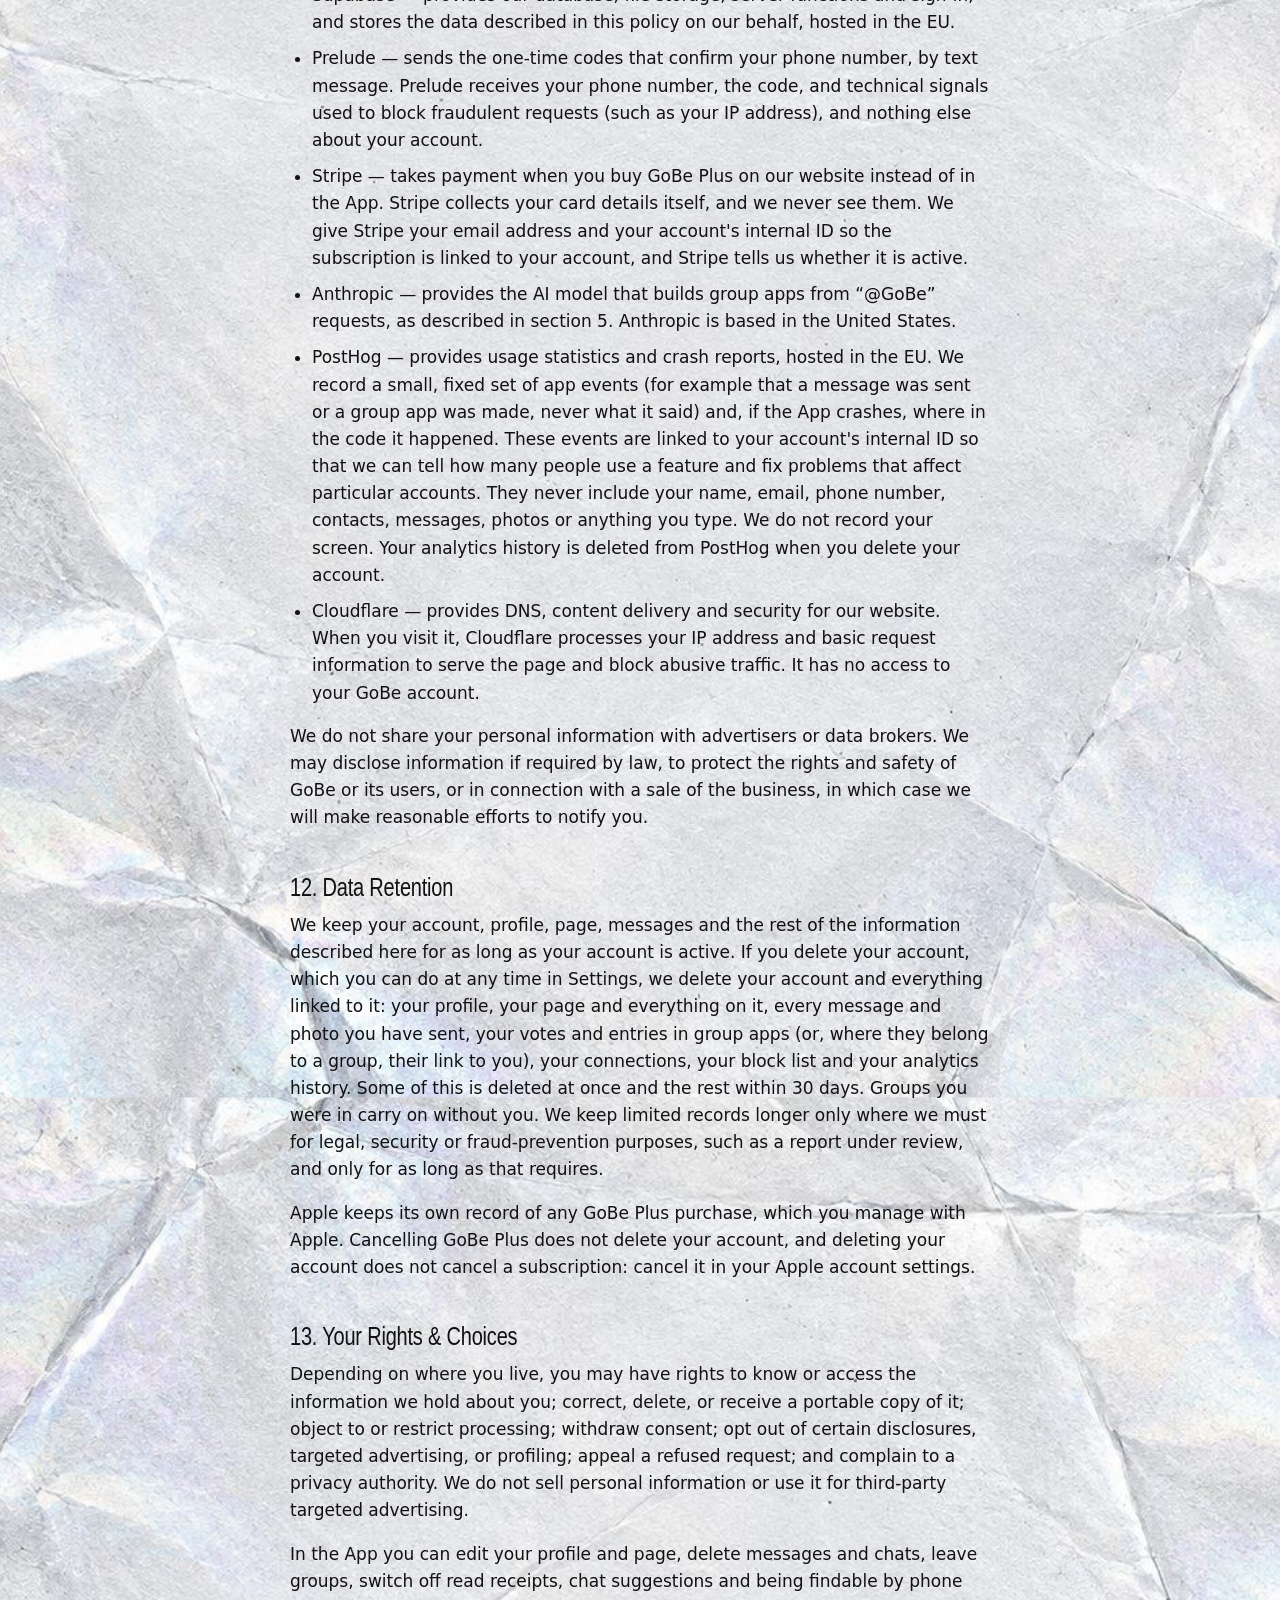
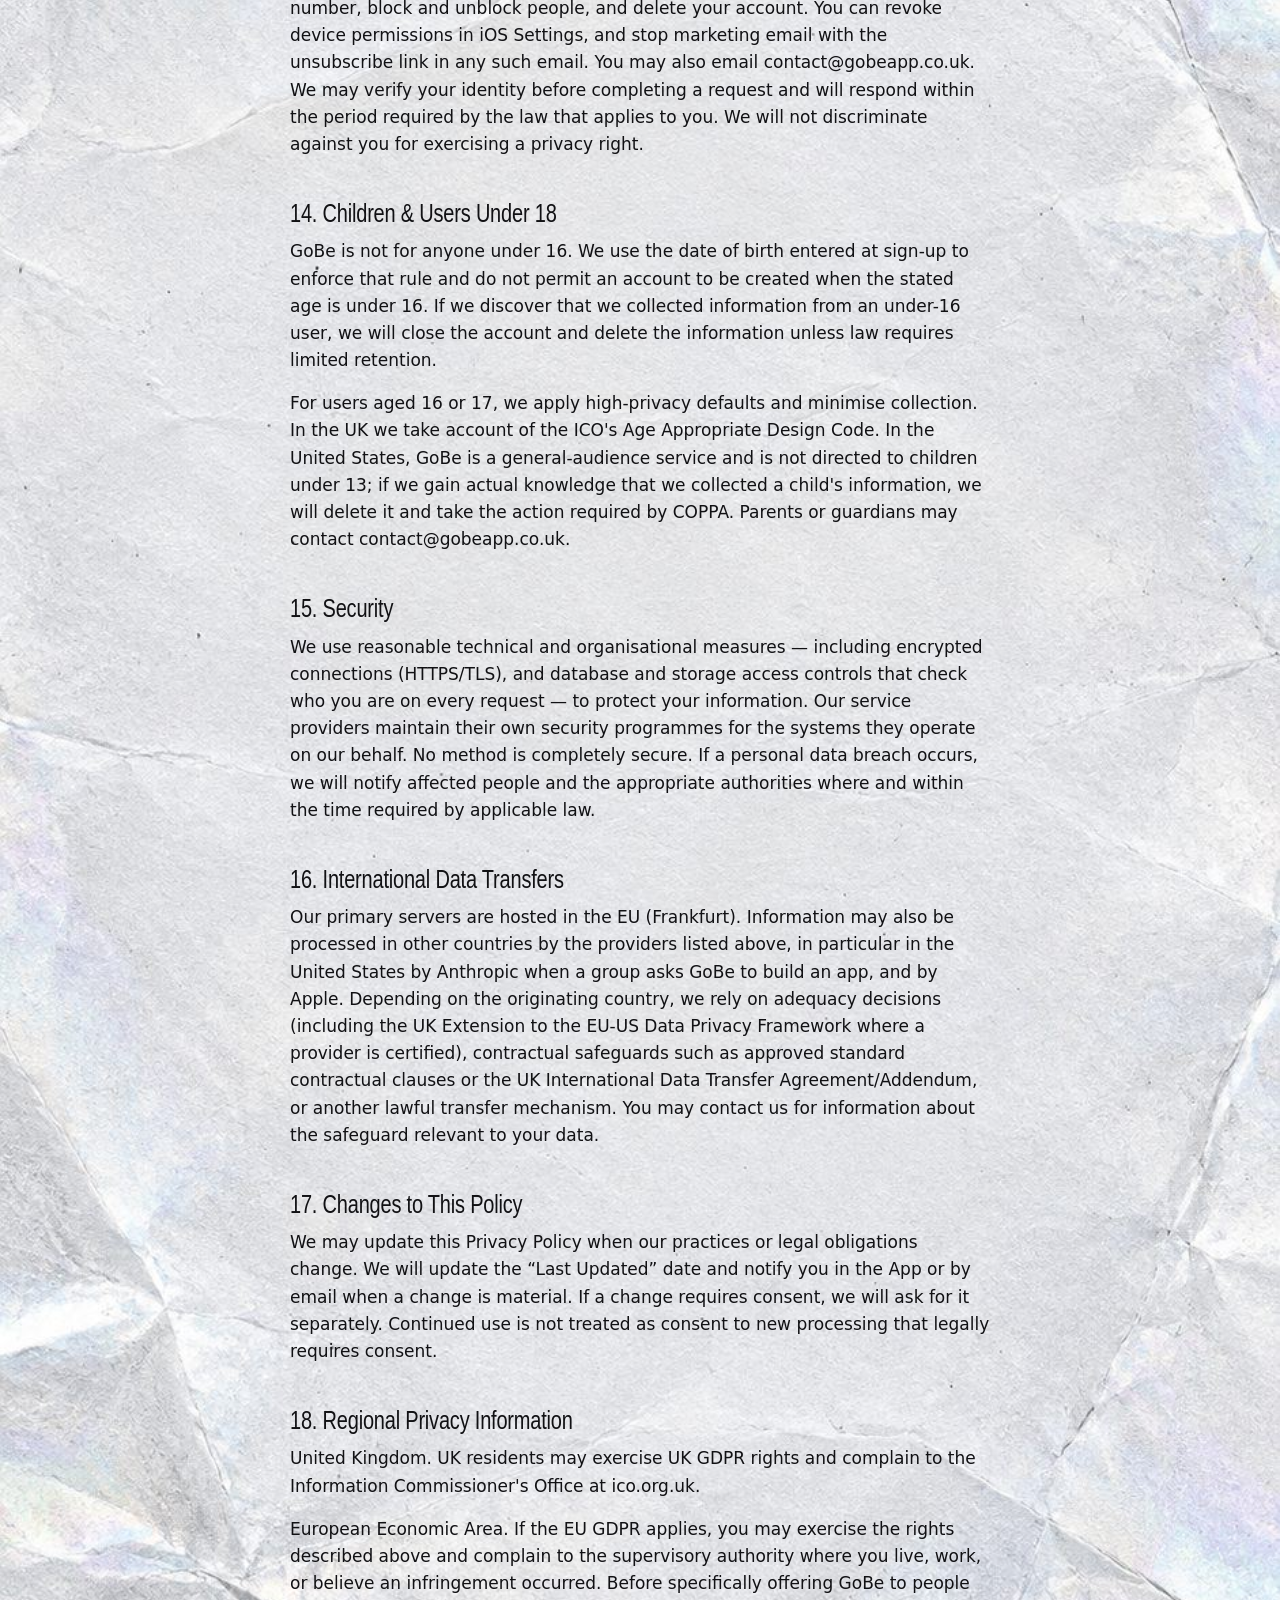
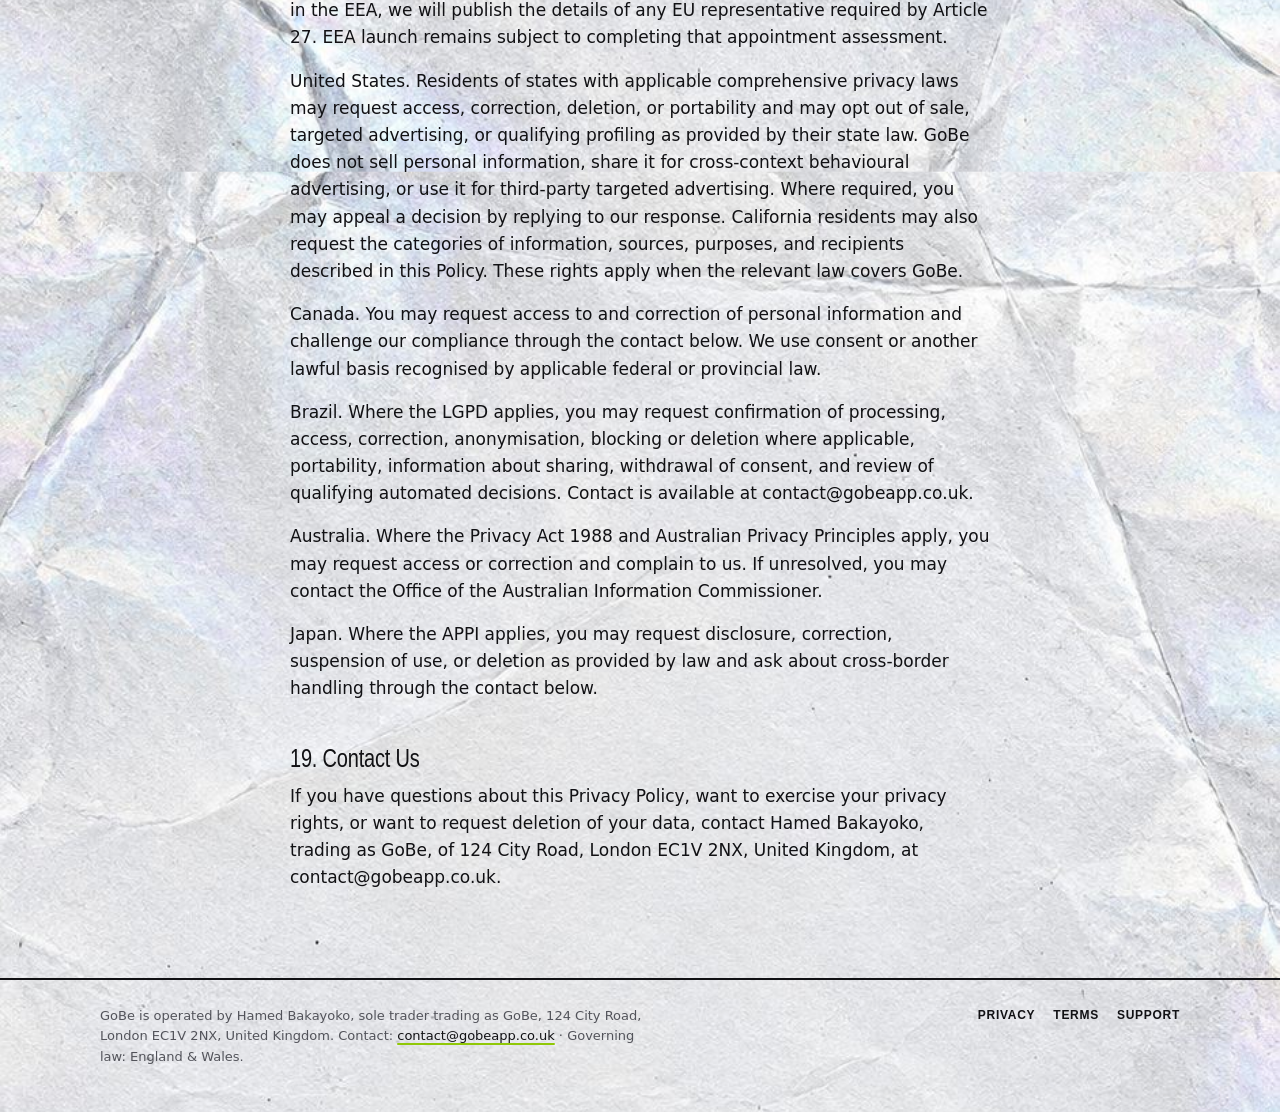
<file: privacy.html>
<!DOCTYPE html>
<html lang="en-GB">
<head>
<meta charset="utf-8">
<meta name="viewport" content="width=device-width, initial-scale=1">
<meta http-equiv="Content-Security-Policy" content="default-src 'none'; img-src 'self'; style-src 'self'; font-src 'self'; base-uri 'none'; form-action 'none'">
<meta name="referrer" content="no-referrer">
<title>Privacy Policy · GoBe</title>
<meta name="description" content="GoBe: leave and find traces of daily moments. Privacy Policy.">
<meta property="og:site_name" content="GoBe">
<meta property="og:type" content="website">
<meta property="og:title" content="Privacy Policy · GoBe">
<meta property="og:description" content="GoBe: leave and find traces of daily moments. Privacy Policy.">
<meta property="og:image" content="https://gobeapp.co.uk/assets/icon.png">
<meta name="twitter:card" content="summary">
<link rel="icon" href="/favicon.ico" sizes="48x48">
<link rel="icon" type="image/png" sizes="32x32" href="assets/favicon-32.png">
<link rel="icon" type="image/png" sizes="256x256" href="assets/icon.png">
<link rel="apple-touch-icon" href="assets/apple-touch-icon.png">
<link rel="stylesheet" href="assets/style.css">
</head>
<body>
<div class="frame" aria-hidden="true"></div>
<main class="col">
<header class="site"><div class="bar">
<a class="brand" href="index.html"><img src="assets/gobe-logo.png" alt="GoBe" width="520" height="231"></a>
<nav class="top"><a href="index.html#how">How it works</a><a href="privacy.html" class="active">Privacy</a><a href="terms.html">Terms</a><a href="support.html">Support</a><a class="get" href="https://apps.apple.com/gb/app/gobe-a-local-social-network/id6779702391">Get the app</a></nav>
</div></header>
<h1>Privacy Policy</h1>
<div class="stamp">Last updated · 26 November 2026</div>
<h2>1. Introduction</h2>
<p>This Privacy Policy explains what information Hamed Bakayoko, an individual sole trader (trading as “GoBe,” “we,” “us,” or “our”) of 124 City Road, London EC1V 2NX, United Kingdom, collects through the GoBe mobile app (the “App”), how we use and store it, who we share it with, and the choices and rights you have. We are the data controller for your personal data and are registered with the UK Information Commissioner&#x27;s Office (ICO) under registration number C1991885. This is a privacy notice, not a contract. Creating an account confirms that you were shown this notice; where we rely on consent, we ask for that consent separately.</p>
<p>GoBe is a messaging app. You talk to the people you have added, one to one or in groups, and a group chat can become a small app for whatever the group is sorting out (a vote, a rota, who&#x27;s bringing what) by asking GoBe for one. You can also make a page about yourself that other people on GoBe can visit.</p>
<p>Earlier versions of GoBe were built around a map. The current version of GoBe does not use your location, your phone&#x27;s motion sensors or Bluetooth, and does not ask for access to them. If you used an earlier version, section 7 explains what happens to what you made with it.</p>
<h2>2. Account &amp; Sign-In Information</h2>
<p>GoBe offers two ways to create and sign in to your account.</p>
<ul>
<li>Sign in with Apple — Apple shares your name and email address with us, including the private, randomly generated “relay” email Apple provides if you choose to hide your real email address.</li>
<li>Email and username sign-up — we collect the email address you give us (confirmed with a one-time code sent to it), and the username and password you choose. Passwords are handled by our authentication provider and are never stored in plain text.</li>
</ul>
<p>We use this information to create your GoBe account, to sign you in, and to identify you across sessions. Sign-in and sessions are handled by Supabase, which issues and stores the access and refresh tokens that keep you signed in.</p>
<h2>3. Profile Information &amp; Your Page</h2>
<p>When you set up your profile, we collect the display name and username you choose, your date of birth (you must be at least 16), your phone number, and, optionally, a profile picture you choose or take with the camera.</p>
<p>Your phone number. Setting up an account requires a phone number. We store it in international format and use it to secure and recover your account, to contact you about your account where email is not enough, to help prevent one person from creating many accounts, and to let people who already have your number find you (section 6). It is never shown on your profile, never returned to another user by search or any other feature, and never shared with advertisers or data brokers. It is held separately from the rest of your profile, readable only by your own account. We confirm it by texting you a one-time code when you add it, so that a number on an account belongs to the person using it; a number can be confirmed on only one GoBe account. The code is sent by our provider Prelude (see section 11). We do not use it for marketing. It is deleted with your account.</p>
<p>Being found. Other signed-in users can search for people by display name or username. Search results show only your display name, username, profile picture and profile line. Anyone you have blocked, and anyone who has blocked you, is left out of your results and you out of theirs.</p>
<p>Your page. You can make a page about yourself: text, photos, links, songs and the other sections the App offers, in a look you choose, and optionally with a guestbook, polls and an ask box. Your page can be opened by any signed-in GoBe user except across a block, including by someone who follows a link to it. When someone signs your guestbook, votes in one of your polls or asks you a question, we store what they wrote or chose, who they are and when. A guestbook entry is shown on your page with the name of whoever wrote it. A question appears on your page only once you answer it, and nobody but you ever sees who asked it. A visit is counted once a day for each visitor: we record which account opened your page on which day so that the count is honest, and you see only the number. Photos on your page are stored in your own folder of our private photo storage.</p>
<h2>4. Messages &amp; Group Chats</h2>
<p>You can message someone once you have both added each other, start a group with people you have added, and talk in the chat of a community or event you joined in an earlier version of GoBe.</p>
<p>What we store. What you write, photos you send, replies, reactions, edits and deletions, who sent each message, which chat it is in, when it was sent and how far each person has read. A group&#x27;s name, emoji, look and its members, including who runs it (its admins), are stored too. Photos you send are kept in private storage that only the people in that chat can open.</p>
<p>Link previews. When you write a link to a web page in a message, the App opens that page from your phone to make a preview of it: the page&#x27;s title, a line about it, the site&#x27;s name and a small copy of its picture. The site, and wherever that picture is kept, sees a visit from your phone as it would if you opened the page yourself, including your IP address, but no cookies and nothing about your GoBe account. The preview is sent and stored with your message, its picture in the chat&#x27;s private photo storage, so the people in the chat see it without visiting the site. You can take a preview off before you send, and it is deleted with the message.</p>
<p>Who can read them. A direct chat can be read by the two of you. A group chat can be read by everyone in it, including people added later. Nobody else can read your messages, including other GoBe users. Messages are not end-to-end encrypted: they are encrypted in transit and stored on our servers so they reach every phone you use. We do not read them unless someone in the chat reports one (section 7), or the law requires us to.</p>
<p>Read receipts. In a direct chat, GoBe shows when your message has been read. You can switch read receipts off in Settings, in which case you will not see others&#x27; either.</p>
<p>Leaving and deleting. If you leave a group, its chat closes to you. If you delete a chat, it goes from your side only; the other people in it keep their copy. If the only person running a group deletes their account, the group is handed to whoever has been in it longest. Every message you have sent is deleted with your account.</p>
<p>Suggestions worked out on your phone. GoBe can suggest turning a chat into an app when the messages look like a plan being made. That suggestion is worked out on your phone from the messages already on it; nothing is sent to us or anyone else to make it. You can switch suggestions off in Settings.</p>
<h2>5. Group Apps &amp; Requests to GoBe&#x27;s AI</h2>
<p>A chat can become a small app. Anyone in a chat can ask for one, or ask for a change to it or to how the chat looks, by starting a message with “@GoBe”. Apps and changes made this way are shown to the chat to look over, and a group votes on them before they go live.</p>
<p>What is sent to Anthropic. To build an app from a request, our servers send the following to Anthropic, PBC, which provides the AI model (Claude) that does the building: the words of the request; the group&#x27;s name and how many people are in it; the app as it stands, if there is one; and how the chat looks. If the people who run the chat&#x27;s app have chosen to let GoBe read recent messages (the “AI access to messages” setting in the app&#x27;s settings, which is off unless they turn it on), the text of the chat&#x27;s last 30 messages is sent as well, without the names of who sent them. If you add a chat exported from WhatsApp to make an app from, the App reads it on your phone and sends only the names of the people in it (as shown in the App, never phone numbers, and you can change them), counts worked out from it (such as how many messages each person sent), and a sample of its messages with who sent them and when, leaving out links, numbers and postcodes. The export itself never leaves your phone, and we delete what was sent once the app is made. Please only add a chat everyone in the group was part of. Nothing else is sent: not your phone number, email, contacts, photos, or any other chat. Small changes (a name, a colour, the order of things) and the ready-made apps are worked out by our own servers and are never sent to Anthropic.</p>
<p>How Anthropic handles it. Anthropic processes these requests as our service provider under its commercial terms, which do not allow it to use them to train its models. It keeps them only for the limited period those terms allow, for example to detect misuse, and then deletes them.</p>
<p>What is stored. We keep the request, the app that was built, its versions and how the group voted, and everything people put into the app (votes, names on a list, answers and the like). An app and its contents can be seen by everyone in its chat. They are deleted with the chat. When you delete your account, your votes and entries in apps are deleted or no longer linked to you; an app you asked for stays with its group.</p>
<p>Please do not ask GoBe to put anything in an app that you would not want the whole group to see, and remember that a request is read by an AI model.</p>
<h2>6. Contacts &amp; Finding People You Know</h2>
<p>GoBe can help you find people you already know who are also on GoBe.</p>
<ul>
<li>Being findable. Once your phone number has been confirmed by a code (section 3), people who already have that number in their contacts can find you on GoBe. A number that has not been confirmed is not used for this. This is on by default, and you can switch it off at any time in the App&#x27;s Settings. For this, our servers keep an irreversible scrambled version of your number (a salted cryptographic hash), and that is what the matching uses: it never shows your number to anyone. Switching it off deletes that value.</li>
<li>Finding others. If you ask GoBe to check your contacts, the App asks for access to your address book and reads it on your device only. Your contacts are never uploaded. The App downloads a deliberately incomplete list of scrambled values, compares it against your contacts on the device, and sends back only the small number of entries that already appear to match, in scrambled form, so that we can tell you who they are. Contacts that do not match are never disclosed to us in any form.</li>
</ul>
<p>We use this only to show you people you may know. We do not build a picture of people who are not GoBe users, we do not keep your address book, and we do not share any of it. Because being findable is on by default, we rely on our legitimate interest in helping people who already know each other find one another on GoBe; you can object at any time by switching it off.</p>
<h2>7. Other Information We Keep</h2>
<p>Adding people. When you add someone, we store the request; when they add you back, we store the connection between your two accounts so you can message each other. Either of you can remove it.</p>
<p>Invites. When you share an invite to a chat, the link carries a secret code. We store which chat it is for and who made it, and when someone joins with it, that they did. Whoever made it can withdraw it.</p>
<p>Reports and blocks. If you report a message, a page, a guestbook entry, a question or a person, we keep a record of the report: your account, a copy of what you reported and who wrote it, the reason you chose, and when. We keep the copy so the report can still be reviewed if the content is deleted afterwards. We use it to review the report and to meet our duties under the Online Safety Act 2023. Reports are visible only to us. If you block someone, we store your block list so that they cannot message you, see your page or find you. Your block list is private, and the people you block are not told. You can unblock people in Settings.</p>
<p>GoBe Plus. If you subscribe to GoBe Plus, Apple handles the payment; we never see your card or bank details. We receive and store Apple&#x27;s record of the purchase (which plan, its transaction identifiers, when it started and when it renews or ends) so that GoBe knows your plan, and we keep a count of the apps your groups have asked GoBe to build so that the limits of your plan can be applied.</p>
<p>Notifications. If you allow notifications, we store your phone&#x27;s push token so that we can tell you about new messages and about people adding you. You can mute any chat, and switch notifications off in Settings or in iOS Settings.</p>
<p>What you made with an earlier version. If you used an earlier version of GoBe, the stashes, trails, communities and events you made with it are still stored with your account, as described in the version of this policy in force when you made them, and are deleted with your account. The current version of GoBe does not show them on a map or collect anything new of that kind. You can ask us for a copy of them, or for them to be deleted, at any time (section 13).</p>
<h2>8. How We Use Your Information</h2>
<p>We use the information described above to: provide GoBe&#x27;s features (messages, groups, group apps, pages and finding people you know); create and secure your account; sign you in across devices and sessions; show your profile, page and messages to the people they are meant for; moderate content and keep the service safe; apply your GoBe Plus plan; keep the App reliable and improve it; respond to support requests; and meet legal obligations.</p>
<p>Notifications. If notifications are on, we tell you about new messages in your chats (each chat can be muted) and when someone asks to add you or adds you back. The current version of GoBe does not send reminders to go anywhere or do anything, and does not send marketing by notification. The App&#x27;s icon shows how many messages you have not read.</p>
<p>Email. We use the email address on your account for service email, which we send because you have an account: confirming your address, resetting your password, security notices, a reply when you contact us, and notice of a material change to this policy or our Terms. Earlier versions let people choose to receive occasional marketing email. The App no longer offers that, and anyone who chose it can stop it with the one-click unsubscribe link in any such email, which works without signing in. We keep a dated record of that choice and every change to it.</p>
<p>We do not sell your personal information, we do not share it with advertisers or data brokers, and we do not use your messages, pages or app contents for advertising.</p>
<h2>9. Our Legal Bases for Using Your Data</h2>
<p>Where the UK GDPR, EU GDPR, or a similar law requires a legal basis, we rely on:</p>
<ul>
<li>Contract — to create and run your account and provide the features you use, including sending your messages and building the apps your groups ask for.</li>
<li>Consent — for device permissions (notifications, contacts, camera and photos) and, where it was given in an earlier version, marketing email. Marketing email is sent only with your consent under regulation 22 of the Privacy and Electronic Communications Regulations 2003. You can withdraw consent in the App, in iOS Settings, or through the unsubscribe link in any marketing email, without affecting earlier lawful processing, although the related feature may stop working.</li>
<li>Legitimate interests — to secure and improve GoBe, prevent abuse, understand which features are used, fix crashes, let people who know each other find one another, and moderate content, after balancing those interests against your rights.</li>
<li>Legal obligation — to comply with privacy, safety, consumer, and other applicable laws and lawful requests.</li>
<li>Vital interests or public interest — only in the exceptional circumstances in which applicable law permits and the basis genuinely applies.</li>
</ul>
<p>Where another privacy law uses different grounds, we process information only for purposes permitted by that law.</p>
<h2>10. Where Your Information Is Stored</h2>
<p>GoBe&#x27;s backend runs on Supabase. Your account, profile, page, messages, groups and group apps are stored in a Supabase Postgres database, and photos (profile pictures, photos on pages and photos sent in chats) in Supabase Storage. Our Supabase project is hosted in the EU (Frankfurt).</p>
<p>Photo storage is private: a photo cannot be opened by someone simply because they have guessed or obtained a link to it. Access is checked against who you are each time, so a photo sent in a chat opens only for the people in that chat.</p>
<h2>11. Third Parties &amp; Sub-Processors</h2>
<p>We share information with a limited number of service providers who help us run GoBe:</p>
<ul>
<li>Apple — provides Sign in with Apple, push notification delivery, and App Store purchases of GoBe Plus.</li>
<li>Supabase — provides our database, file storage, server functions and sign-in, and stores the data described in this policy on our behalf, hosted in the EU.</li>
<li>Prelude — sends the one-time codes that confirm your phone number, by text message. Prelude receives your phone number, the code, and technical signals used to block fraudulent requests (such as your IP address), and nothing else about your account.</li>
<li>Stripe — takes payment when you buy GoBe Plus on our website instead of in the App. Stripe collects your card details itself, and we never see them. We give Stripe your email address and your account&#x27;s internal ID so the subscription is linked to your account, and Stripe tells us whether it is active.</li>
<li>Anthropic — provides the AI model that builds group apps from “@GoBe” requests, as described in section 5. Anthropic is based in the United States.</li>
<li>PostHog — provides usage statistics and crash reports, hosted in the EU. We record a small, fixed set of app events (for example that a message was sent or a group app was made, never what it said) and, if the App crashes, where in the code it happened. These events are linked to your account&#x27;s internal ID so that we can tell how many people use a feature and fix problems that affect particular accounts. They never include your name, email, phone number, contacts, messages, photos or anything you type. We do not record your screen. Your analytics history is deleted from PostHog when you delete your account.</li>
<li>Cloudflare — provides DNS, content delivery and security for our website. When you visit it, Cloudflare processes your IP address and basic request information to serve the page and block abusive traffic. It has no access to your GoBe account.</li>
</ul>
<p>We do not share your personal information with advertisers or data brokers. We may disclose information if required by law, to protect the rights and safety of GoBe or its users, or in connection with a sale of the business, in which case we will make reasonable efforts to notify you.</p>
<h2>12. Data Retention</h2>
<p>We keep your account, profile, page, messages and the rest of the information described here for as long as your account is active. If you delete your account, which you can do at any time in Settings, we delete your account and everything linked to it: your profile, your page and everything on it, every message and photo you have sent, your votes and entries in group apps (or, where they belong to a group, their link to you), your connections, your block list and your analytics history. Some of this is deleted at once and the rest within 30 days. Groups you were in carry on without you. We keep limited records longer only where we must for legal, security or fraud-prevention purposes, such as a report under review, and only for as long as that requires.</p>
<p>Apple keeps its own record of any GoBe Plus purchase, which you manage with Apple. Cancelling GoBe Plus does not delete your account, and deleting your account does not cancel a subscription: cancel it in your Apple account settings.</p>
<h2>13. Your Rights &amp; Choices</h2>
<p>Depending on where you live, you may have rights to know or access the information we hold about you; correct, delete, or receive a portable copy of it; object to or restrict processing; withdraw consent; opt out of certain disclosures, targeted advertising, or profiling; appeal a refused request; and complain to a privacy authority. We do not sell personal information or use it for third-party targeted advertising.</p>
<p>In the App you can edit your profile and page, delete messages and chats, leave groups, switch off read receipts, chat suggestions and being findable by phone number, block and unblock people, and delete your account. You can revoke device permissions in iOS Settings, and stop marketing email with the unsubscribe link in any such email. You may also email contact@gobeapp.co.uk. We may verify your identity before completing a request and will respond within the period required by the law that applies to you. We will not discriminate against you for exercising a privacy right.</p>
<h2>14. Children &amp; Users Under 18</h2>
<p>GoBe is not for anyone under 16. We use the date of birth entered at sign-up to enforce that rule and do not permit an account to be created when the stated age is under 16. If we discover that we collected information from an under-16 user, we will close the account and delete the information unless law requires limited retention.</p>
<p>For users aged 16 or 17, we apply high-privacy defaults and minimise collection. In the UK we take account of the ICO&#x27;s Age Appropriate Design Code. In the United States, GoBe is a general-audience service and is not directed to children under 13; if we gain actual knowledge that we collected a child&#x27;s information, we will delete it and take the action required by COPPA. Parents or guardians may contact contact@gobeapp.co.uk.</p>
<h2>15. Security</h2>
<p>We use reasonable technical and organisational measures — including encrypted connections (HTTPS/TLS), and database and storage access controls that check who you are on every request — to protect your information. Our service providers maintain their own security programmes for the systems they operate on our behalf. No method is completely secure. If a personal data breach occurs, we will notify affected people and the appropriate authorities where and within the time required by applicable law.</p>
<h2>16. International Data Transfers</h2>
<p>Our primary servers are hosted in the EU (Frankfurt). Information may also be processed in other countries by the providers listed above, in particular in the United States by Anthropic when a group asks GoBe to build an app, and by Apple. Depending on the originating country, we rely on adequacy decisions (including the UK Extension to the EU-US Data Privacy Framework where a provider is certified), contractual safeguards such as approved standard contractual clauses or the UK International Data Transfer Agreement/Addendum, or another lawful transfer mechanism. You may contact us for information about the safeguard relevant to your data.</p>
<h2>17. Changes to This Policy</h2>
<p>We may update this Privacy Policy when our practices or legal obligations change. We will update the “Last Updated” date and notify you in the App or by email when a change is material. If a change requires consent, we will ask for it separately. Continued use is not treated as consent to new processing that legally requires consent.</p>
<h2>18. Regional Privacy Information</h2>
<p>United Kingdom. UK residents may exercise UK GDPR rights and complain to the Information Commissioner&#x27;s Office at ico.org.uk.</p>
<p>European Economic Area. If the EU GDPR applies, you may exercise the rights described above and complain to the supervisory authority where you live, work, or believe an infringement occurred. Before specifically offering GoBe to people in the EEA, we will publish the details of any EU representative required by Article 27. EEA launch remains subject to completing that appointment assessment.</p>
<p>United States. Residents of states with applicable comprehensive privacy laws may request access, correction, deletion, or portability and may opt out of sale, targeted advertising, or qualifying profiling as provided by their state law. GoBe does not sell personal information, share it for cross-context behavioural advertising, or use it for third-party targeted advertising. Where required, you may appeal a decision by replying to our response. California residents may also request the categories of information, sources, purposes, and recipients described in this Policy. These rights apply when the relevant law covers GoBe.</p>
<p>Canada. You may request access to and correction of personal information and challenge our compliance through the contact below. We use consent or another lawful basis recognised by applicable federal or provincial law.</p>
<p>Brazil. Where the LGPD applies, you may request confirmation of processing, access, correction, anonymisation, blocking or deletion where applicable, portability, information about sharing, withdrawal of consent, and review of qualifying automated decisions. Contact is available at contact@gobeapp.co.uk.</p>
<p>Australia. Where the Privacy Act 1988 and Australian Privacy Principles apply, you may request access or correction and complain to us. If unresolved, you may contact the Office of the Australian Information Commissioner.</p>
<p>Japan. Where the APPI applies, you may request disclosure, correction, suspension of use, or deletion as provided by law and ask about cross-border handling through the contact below.</p>
<h2>19. Contact Us</h2>
<p>If you have questions about this Privacy Policy, want to exercise your privacy rights, or want to request deletion of your data, contact Hamed Bakayoko, trading as GoBe, of 124 City Road, London EC1V 2NX, United Kingdom, at contact@gobeapp.co.uk.</p>
</main>
<footer class="site"><div class="bar">
<p>GoBe is operated by Hamed Bakayoko, sole trader trading as GoBe, 124 City Road, London EC1V 2NX, United Kingdom.
Contact: <a href="mailto:contact@gobeapp.co.uk">contact@gobeapp.co.uk</a> · Governing law: England &amp; Wales.</p>
<nav><a href="privacy.html">Privacy</a><a href="terms.html">Terms</a><a href="support.html">Support</a></nav>
</div></footer>
</body>
</html>
</file>
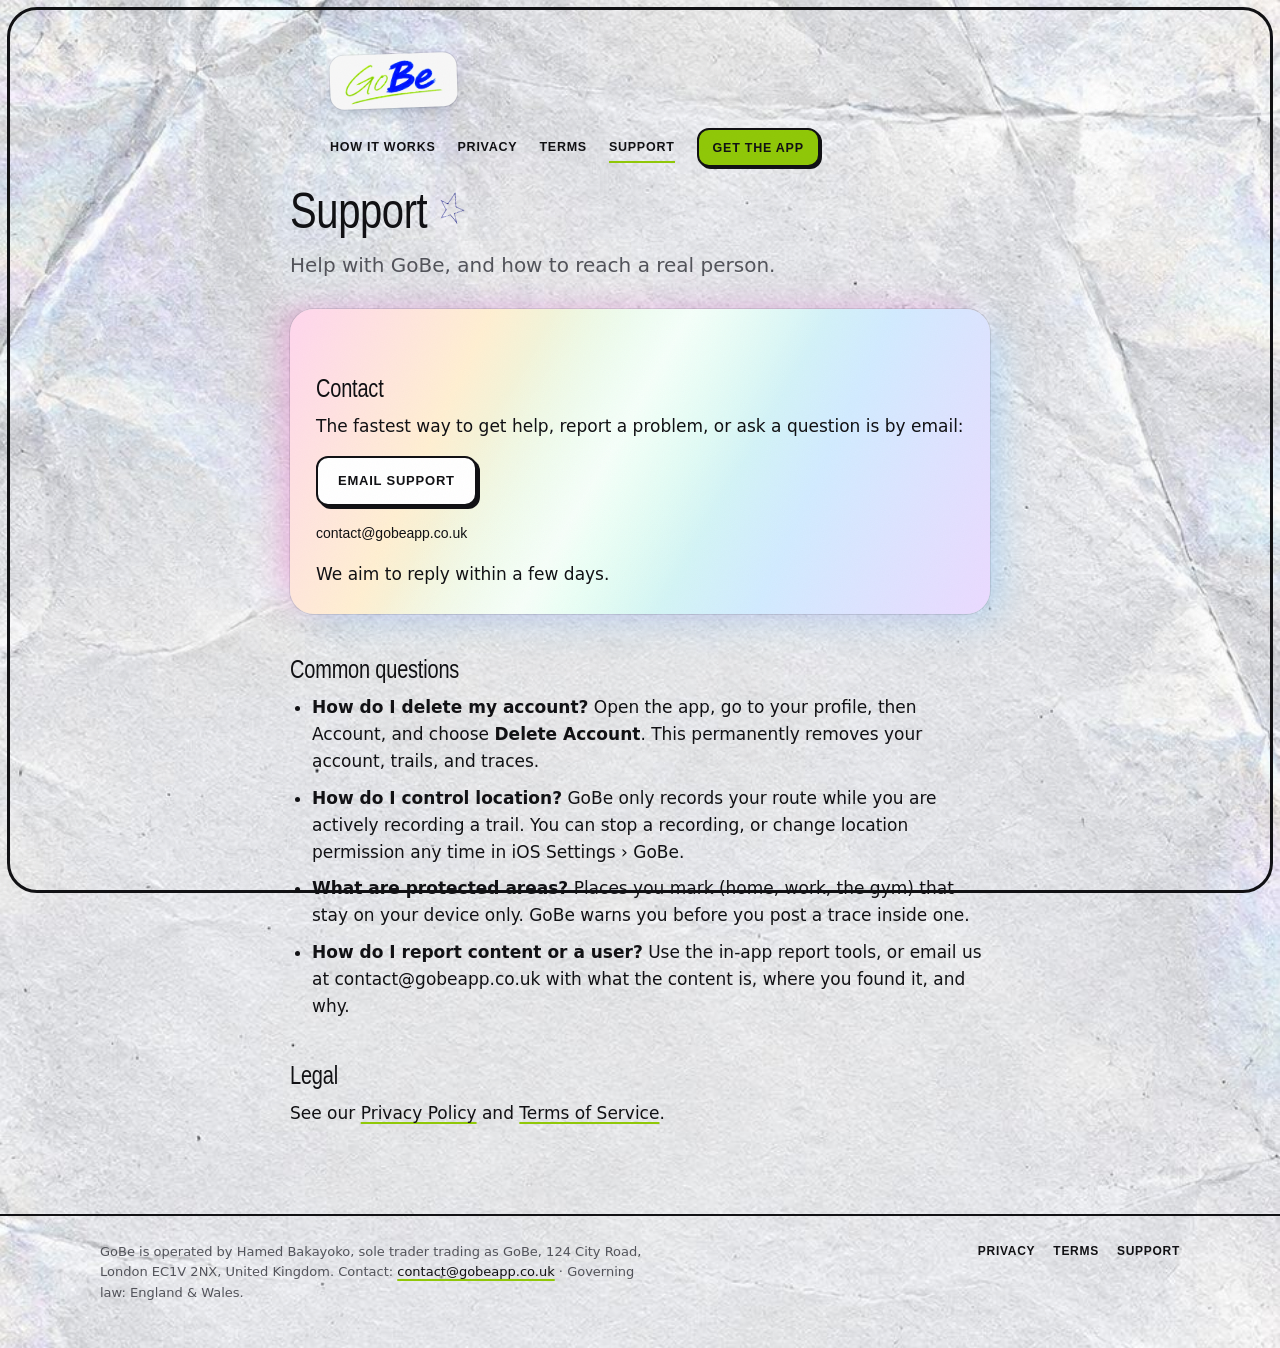
<file: support.html>
<!DOCTYPE html>
<html lang="en-GB">
<head>
<meta charset="utf-8">
<meta name="viewport" content="width=device-width, initial-scale=1">
<meta http-equiv="Content-Security-Policy" content="default-src 'none'; img-src 'self'; style-src 'self'; font-src 'self'; base-uri 'none'; form-action 'none'">
<meta name="referrer" content="no-referrer">
<title>Support · GoBe</title>
<meta name="description" content="GoBe: leave and find traces of daily moments. Support.">
<meta property="og:site_name" content="GoBe">
<meta property="og:type" content="website">
<meta property="og:title" content="Support · GoBe">
<meta property="og:description" content="GoBe: leave and find traces of daily moments. Support.">
<meta property="og:image" content="https://gobeapp.co.uk/assets/icon.png">
<meta name="twitter:card" content="summary">
<link rel="icon" href="/favicon.ico" sizes="48x48">
<link rel="icon" type="image/png" sizes="32x32" href="assets/favicon-32.png">
<link rel="icon" type="image/png" sizes="256x256" href="assets/icon.png">
<link rel="apple-touch-icon" href="assets/apple-touch-icon.png">
<link rel="stylesheet" href="assets/style.css">
</head>
<body>
<div class="frame" aria-hidden="true"></div>
<main class="col">
<header class="site"><div class="bar">
<a class="brand" href="index.html"><img src="assets/gobe-logo.png" alt="GoBe" width="520" height="231"></a>
<nav class="top"><a href="index.html#how">How it works</a><a href="privacy.html">Privacy</a><a href="terms.html">Terms</a><a href="support.html" class="active">Support</a><a class="get" href="https://apps.apple.com/gb/app/gobe-a-local-social-network/id6779702391">Get the app</a></nav>
</div></header>
<h1>Support</h1>
<p class="lede">Help with GoBe, and how to reach a real person.</p>
<div class="card">
<h2>Contact</h2>
<p>The fastest way to get help, report a problem, or ask a question is by email:</p>
<p><a class="btn" href="mailto:contact@gobeapp.co.uk?subject=GoBe%20support">Email support</a></p>
<p class="mono">contact@gobeapp.co.uk</p>
<p>We aim to reply within a few days.</p>
</div>
<h2>Common questions</h2>
<ul>
<li><strong>How do I delete my account?</strong> Open the app, go to your profile, then
Account, and choose <strong>Delete Account</strong>. This permanently removes your account,
trails, and traces.</li>
<li><strong>How do I control location?</strong> GoBe only records your route while you are
actively recording a trail. You can stop a recording, or change location permission any time
in iOS Settings &rsaquo; GoBe.</li>
<li><strong>What are protected areas?</strong> Places you mark (home, work, the gym) that stay
on your device only. GoBe warns you before you post a trace inside one.</li>
<li><strong>How do I report content or a user?</strong> Use the in-app report tools, or email
us at contact@gobeapp.co.uk with what the content is, where you found it, and why.</li>
</ul>
<h2>Legal</h2>
<p>See our <a href="privacy.html">Privacy Policy</a> and <a href="terms.html">Terms of Service</a>.</p>

</main>
<footer class="site"><div class="bar">
<p>GoBe is operated by Hamed Bakayoko, sole trader trading as GoBe, 124 City Road, London EC1V 2NX, United Kingdom.
Contact: <a href="mailto:contact@gobeapp.co.uk">contact@gobeapp.co.uk</a> · Governing law: England &amp; Wales.</p>
<nav><a href="privacy.html">Privacy</a><a href="terms.html">Terms</a><a href="support.html">Support</a></nav>
</div></footer>
</body>
</html>
</file>
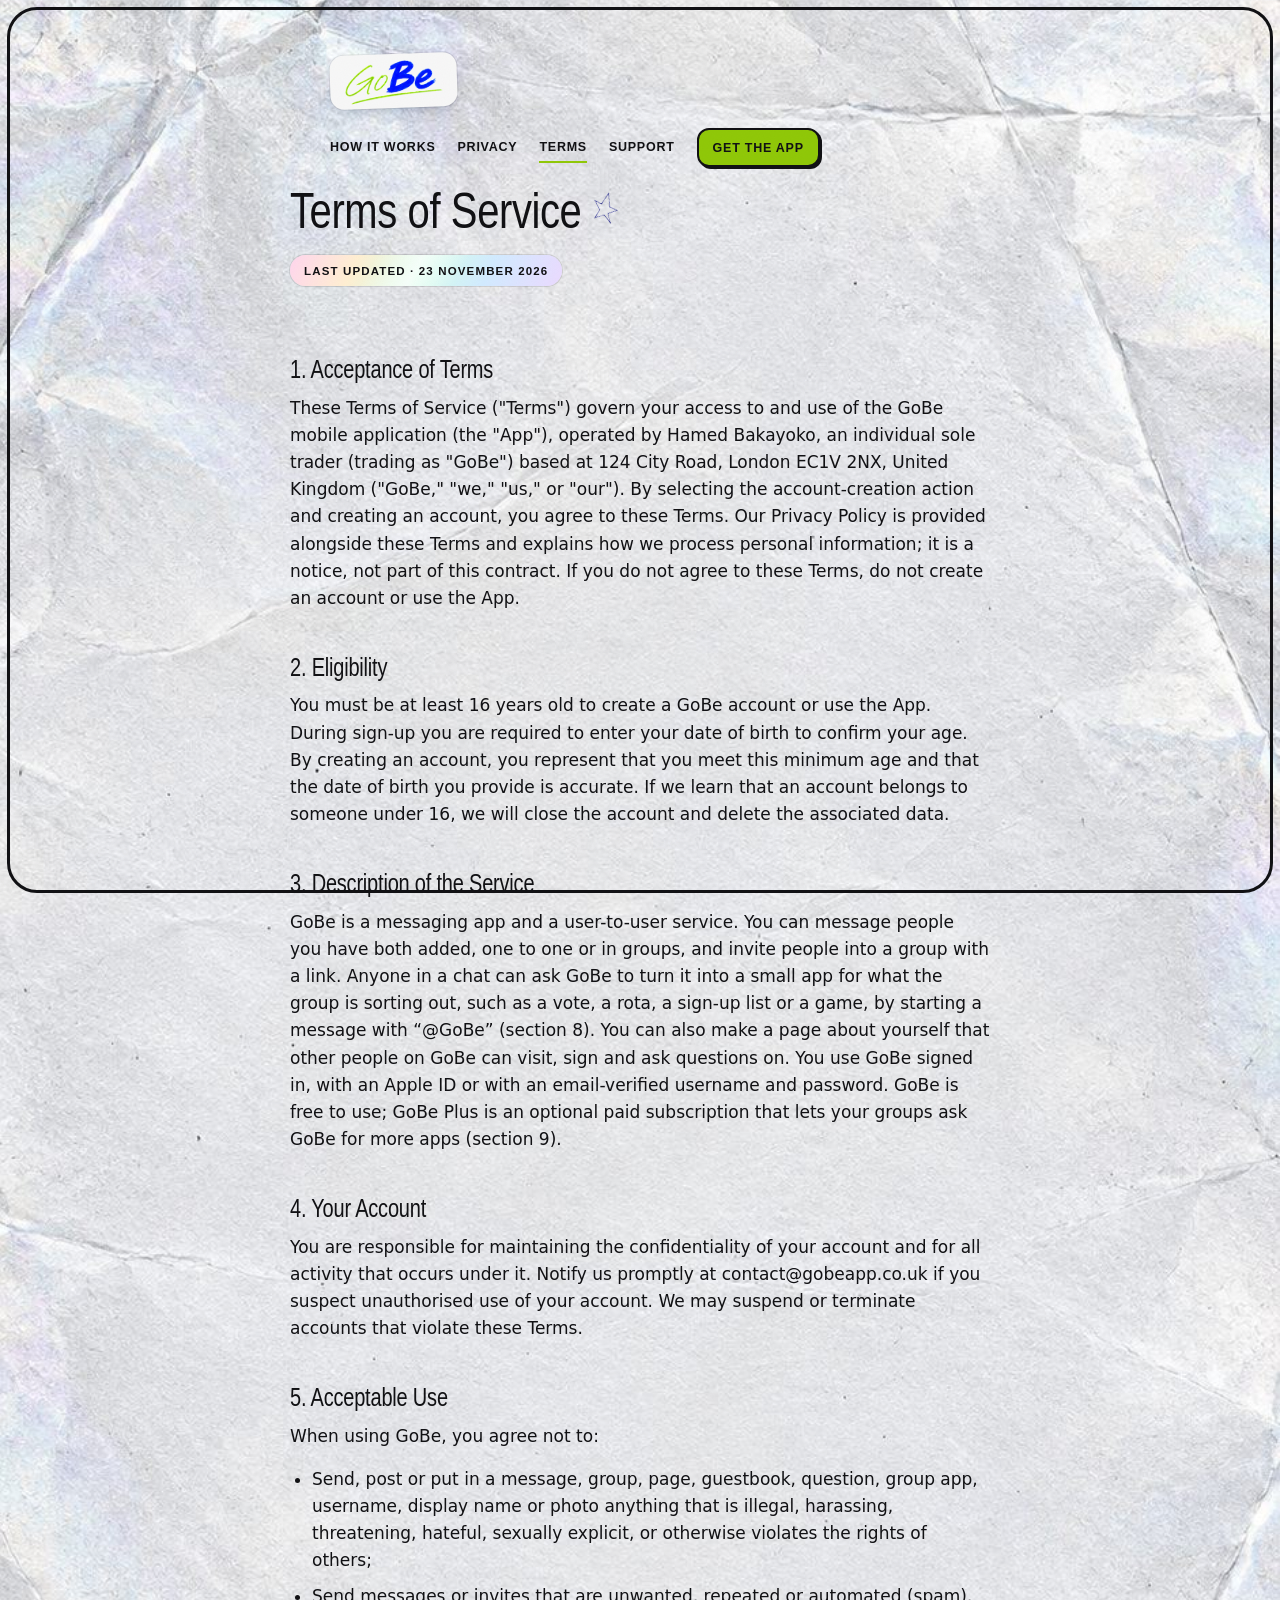
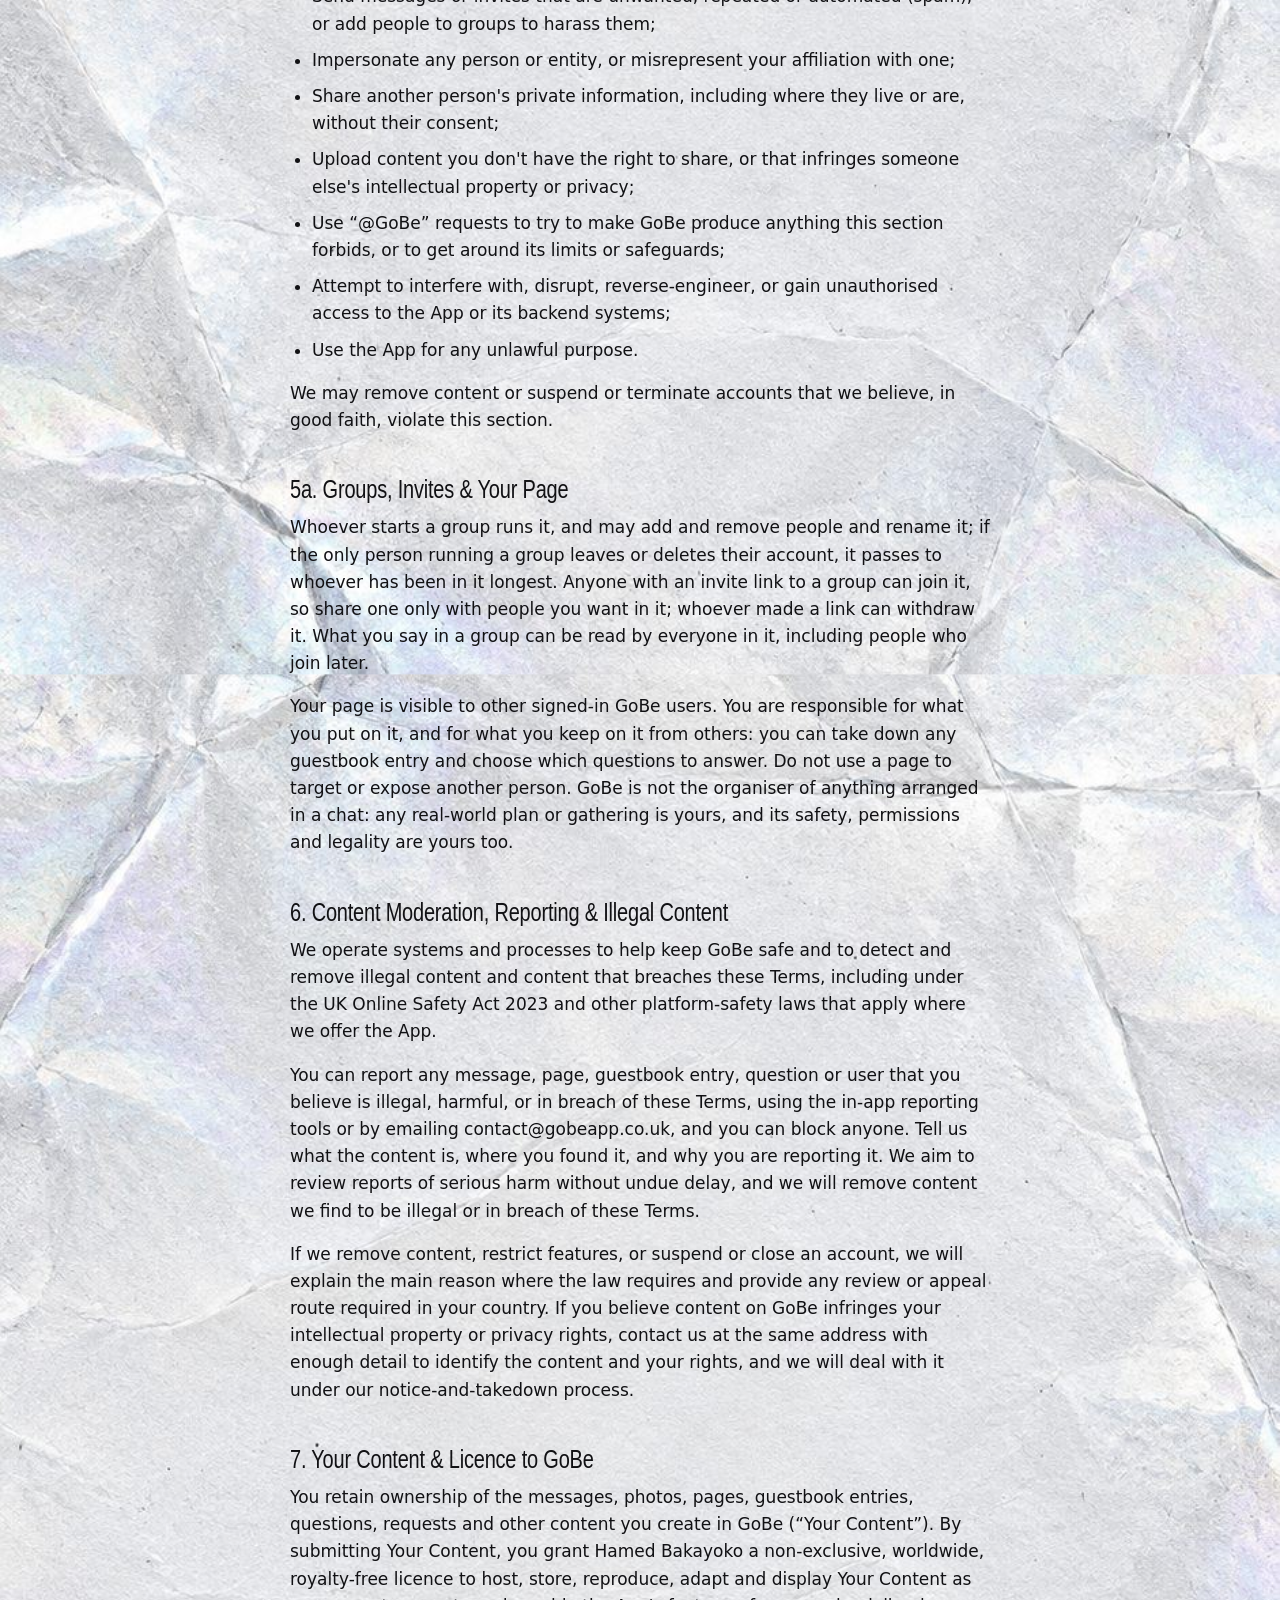
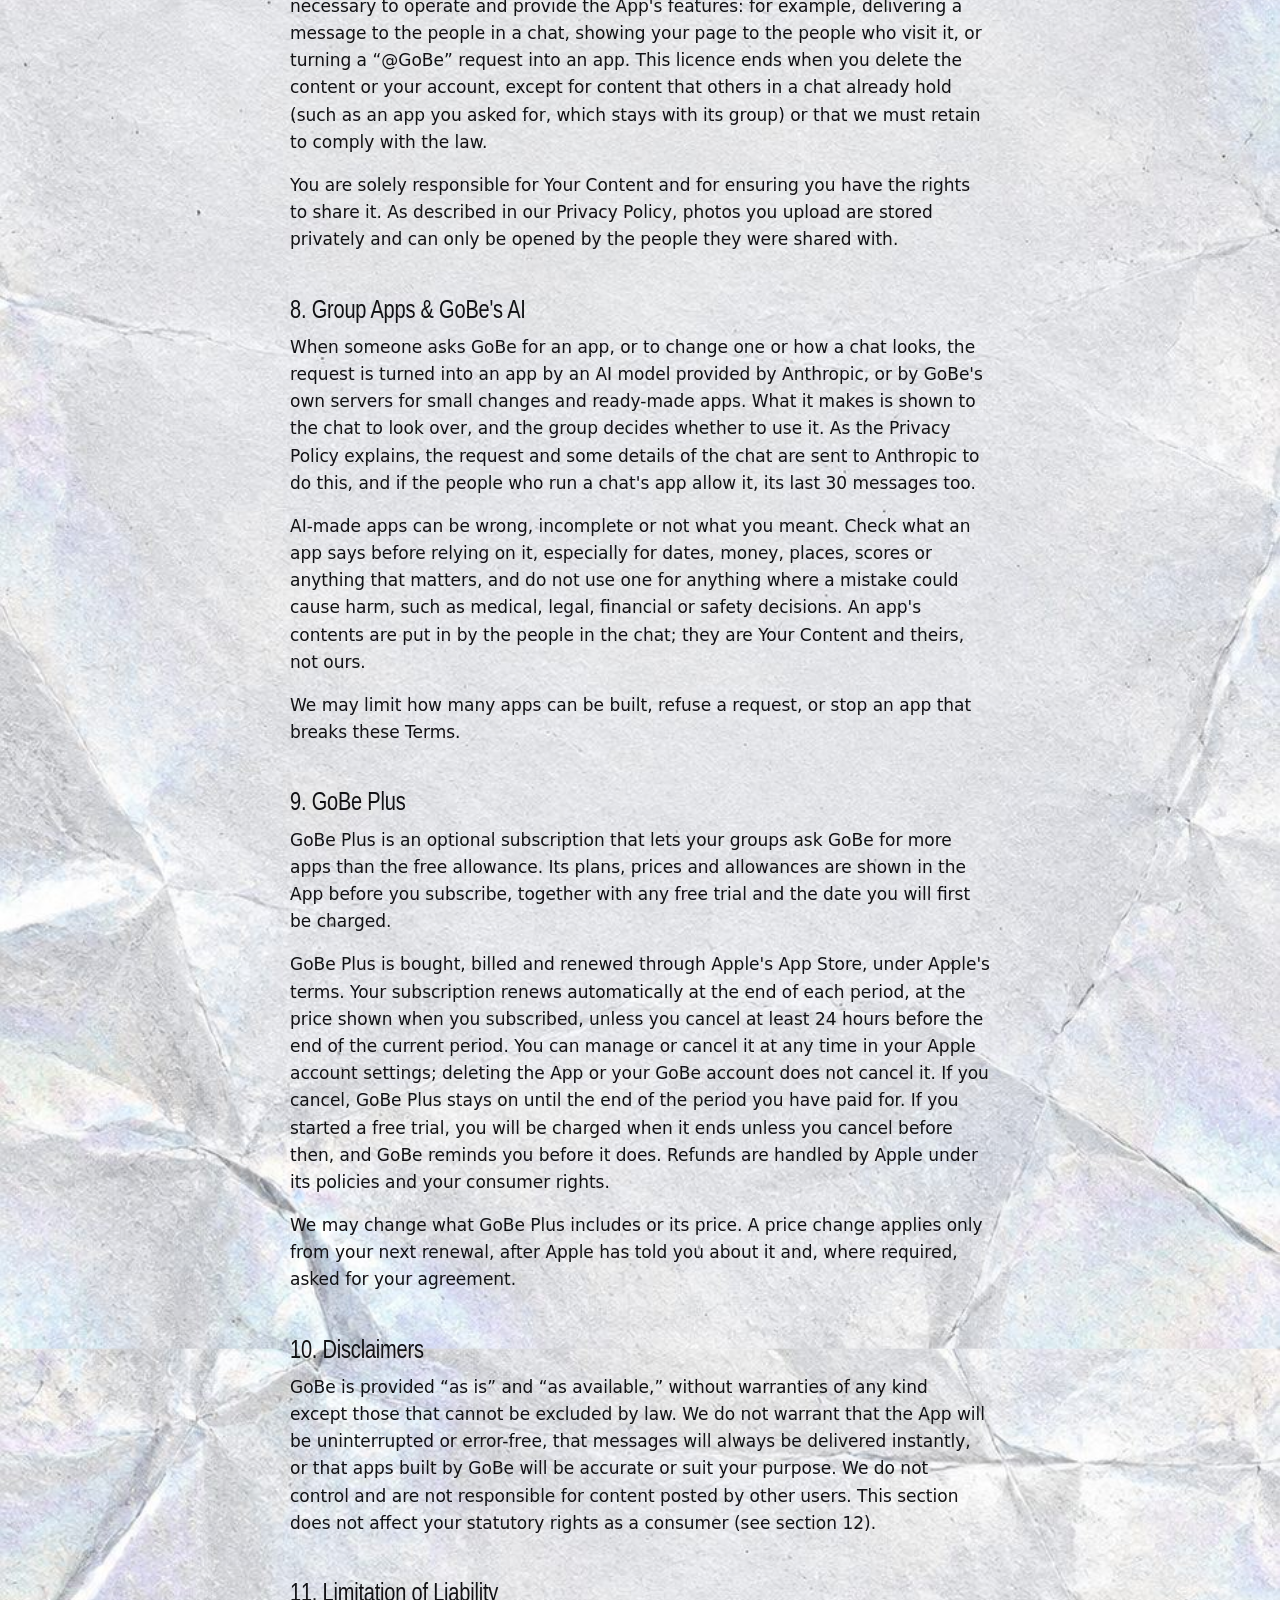
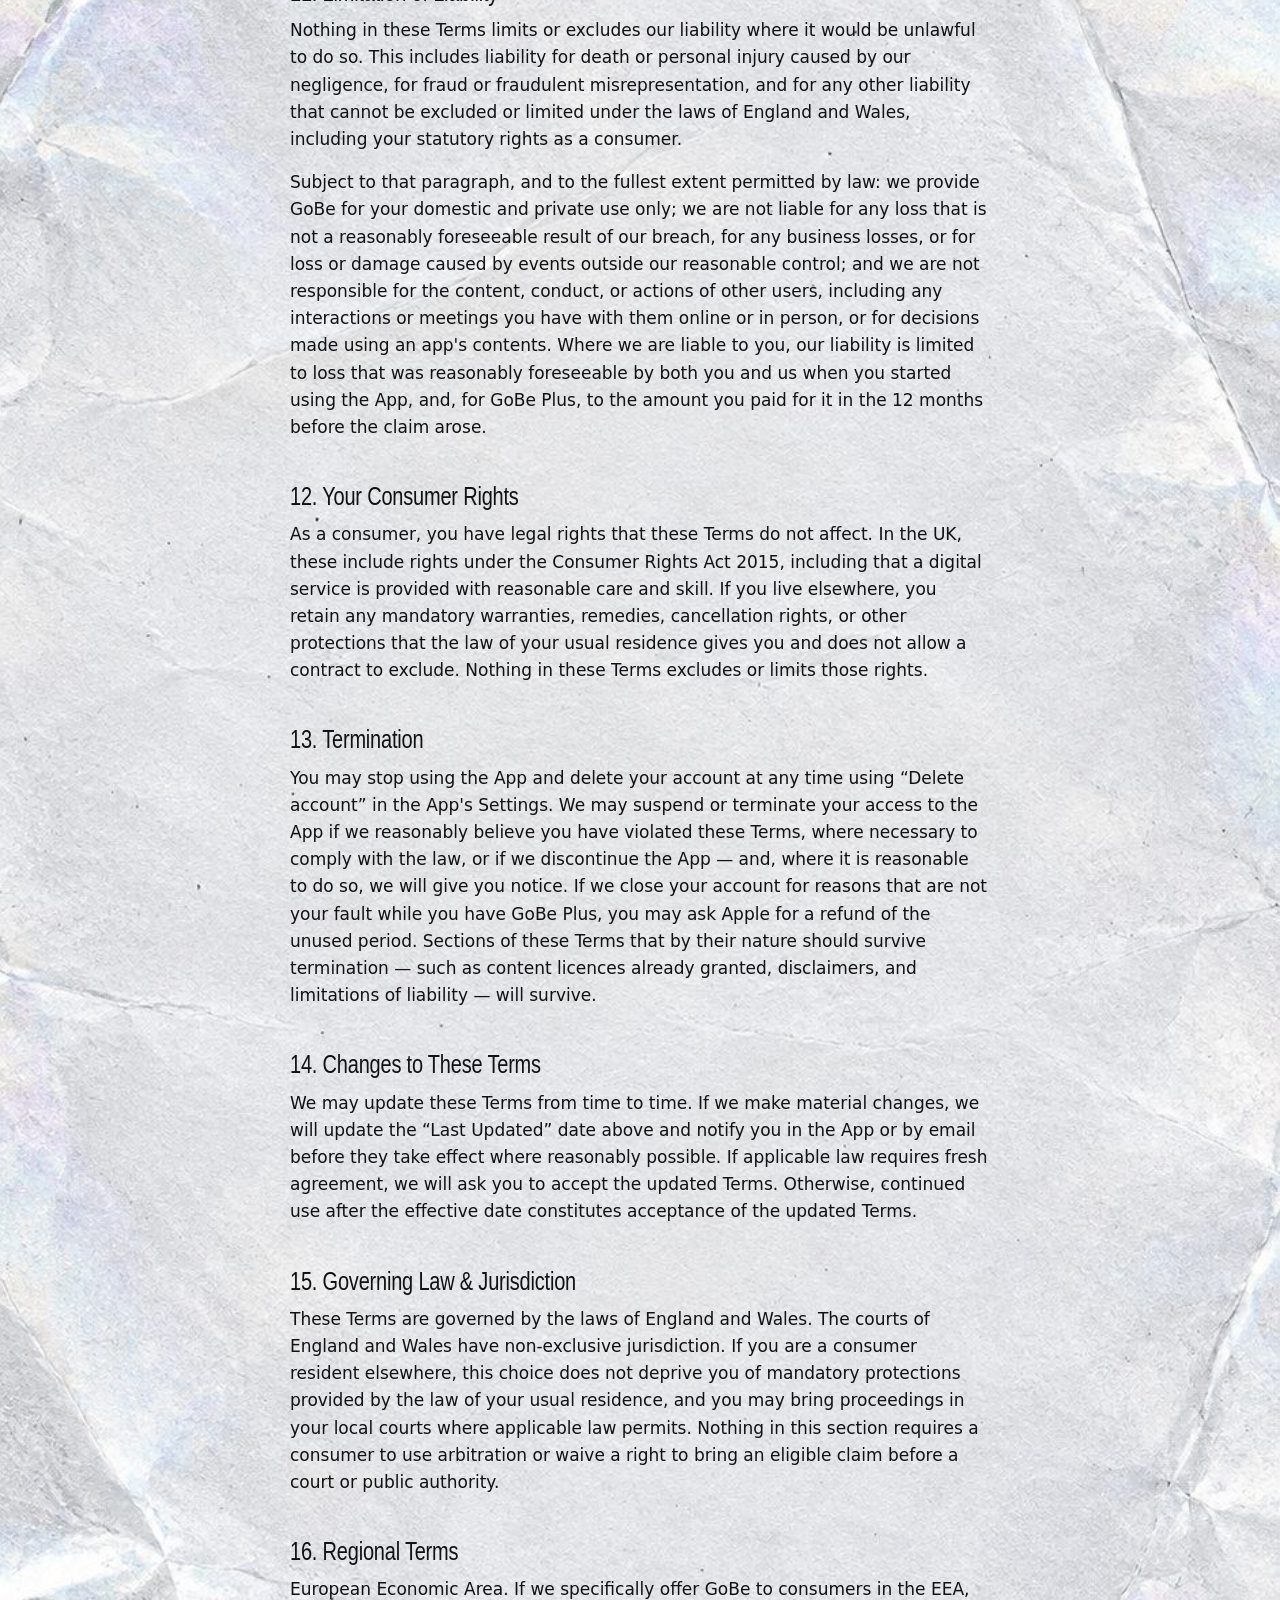
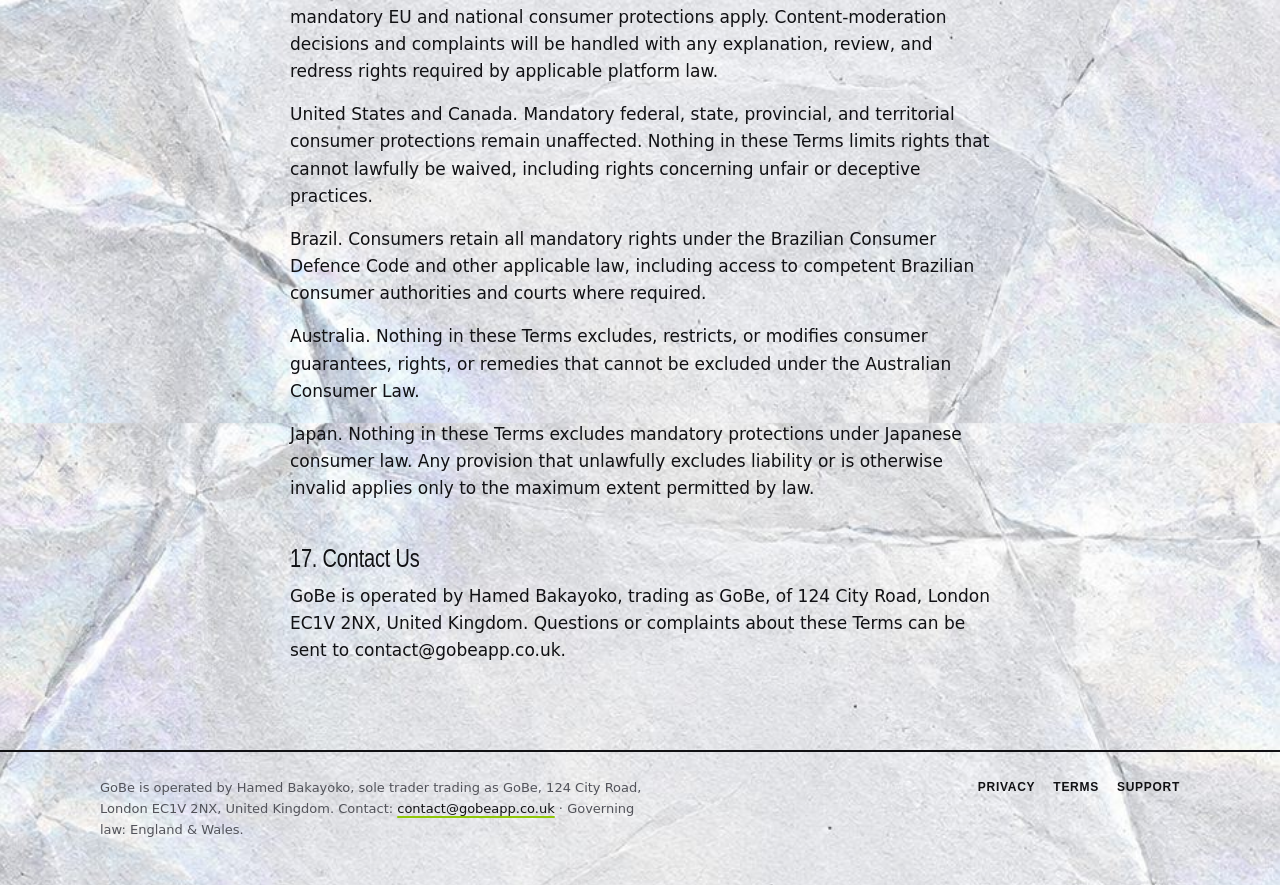
<file: terms.html>
<!DOCTYPE html>
<html lang="en-GB">
<head>
<meta charset="utf-8">
<meta name="viewport" content="width=device-width, initial-scale=1">
<meta http-equiv="Content-Security-Policy" content="default-src 'none'; img-src 'self'; style-src 'self'; font-src 'self'; base-uri 'none'; form-action 'none'">
<meta name="referrer" content="no-referrer">
<title>Terms of Service · GoBe</title>
<meta name="description" content="GoBe: leave and find traces of daily moments. Terms of Service.">
<meta property="og:site_name" content="GoBe">
<meta property="og:type" content="website">
<meta property="og:title" content="Terms of Service · GoBe">
<meta property="og:description" content="GoBe: leave and find traces of daily moments. Terms of Service.">
<meta property="og:image" content="https://gobeapp.co.uk/assets/icon.png">
<meta name="twitter:card" content="summary">
<link rel="icon" href="/favicon.ico" sizes="48x48">
<link rel="icon" type="image/png" sizes="32x32" href="assets/favicon-32.png">
<link rel="icon" type="image/png" sizes="256x256" href="assets/icon.png">
<link rel="apple-touch-icon" href="assets/apple-touch-icon.png">
<link rel="stylesheet" href="assets/style.css">
</head>
<body>
<div class="frame" aria-hidden="true"></div>
<main class="col">
<header class="site"><div class="bar">
<a class="brand" href="index.html"><img src="assets/gobe-logo.png" alt="GoBe" width="520" height="231"></a>
<nav class="top"><a href="index.html#how">How it works</a><a href="privacy.html">Privacy</a><a href="terms.html" class="active">Terms</a><a href="support.html">Support</a><a class="get" href="https://apps.apple.com/gb/app/gobe-a-local-social-network/id6779702391">Get the app</a></nav>
</div></header>
<h1>Terms of Service</h1>
<div class="stamp">Last updated · 23 November 2026</div>
<h2>1. Acceptance of Terms</h2>
<p>These Terms of Service (&quot;Terms&quot;) govern your access to and use of the GoBe mobile application (the &quot;App&quot;), operated by Hamed Bakayoko, an individual sole trader (trading as &quot;GoBe&quot;) based at 124 City Road, London EC1V 2NX, United Kingdom (&quot;GoBe,&quot; &quot;we,&quot; &quot;us,&quot; or &quot;our&quot;). By selecting the account-creation action and creating an account, you agree to these Terms. Our Privacy Policy is provided alongside these Terms and explains how we process personal information; it is a notice, not part of this contract. If you do not agree to these Terms, do not create an account or use the App.</p>
<h2>2. Eligibility</h2>
<p>You must be at least 16 years old to create a GoBe account or use the App. During sign-up you are required to enter your date of birth to confirm your age. By creating an account, you represent that you meet this minimum age and that the date of birth you provide is accurate. If we learn that an account belongs to someone under 16, we will close the account and delete the associated data.</p>
<h2>3. Description of the Service</h2>
<p>GoBe is a messaging app and a user-to-user service. You can message people you have both added, one to one or in groups, and invite people into a group with a link. Anyone in a chat can ask GoBe to turn it into a small app for what the group is sorting out, such as a vote, a rota, a sign-up list or a game, by starting a message with “@GoBe” (section 8). You can also make a page about yourself that other people on GoBe can visit, sign and ask questions on. You use GoBe signed in, with an Apple ID or with an email-verified username and password. GoBe is free to use; GoBe Plus is an optional paid subscription that lets your groups ask GoBe for more apps (section 9).</p>
<h2>4. Your Account</h2>
<p>You are responsible for maintaining the confidentiality of your account and for all activity that occurs under it. Notify us promptly at contact@gobeapp.co.uk if you suspect unauthorised use of your account. We may suspend or terminate accounts that violate these Terms.</p>
<h2>5. Acceptable Use</h2>
<p>When using GoBe, you agree not to:</p>
<ul>
<li>Send, post or put in a message, group, page, guestbook, question, group app, username, display name or photo anything that is illegal, harassing, threatening, hateful, sexually explicit, or otherwise violates the rights of others;</li>
<li>Send messages or invites that are unwanted, repeated or automated (spam), or add people to groups to harass them;</li>
<li>Impersonate any person or entity, or misrepresent your affiliation with one;</li>
<li>Share another person&#x27;s private information, including where they live or are, without their consent;</li>
<li>Upload content you don&#x27;t have the right to share, or that infringes someone else&#x27;s intellectual property or privacy;</li>
<li>Use “@GoBe” requests to try to make GoBe produce anything this section forbids, or to get around its limits or safeguards;</li>
<li>Attempt to interfere with, disrupt, reverse-engineer, or gain unauthorised access to the App or its backend systems;</li>
<li>Use the App for any unlawful purpose.</li>
</ul>
<p>We may remove content or suspend or terminate accounts that we believe, in good faith, violate this section.</p>
<h2>5a. Groups, Invites &amp; Your Page</h2>
<p>Whoever starts a group runs it, and may add and remove people and rename it; if the only person running a group leaves or deletes their account, it passes to whoever has been in it longest. Anyone with an invite link to a group can join it, so share one only with people you want in it; whoever made a link can withdraw it. What you say in a group can be read by everyone in it, including people who join later.</p>
<p>Your page is visible to other signed-in GoBe users. You are responsible for what you put on it, and for what you keep on it from others: you can take down any guestbook entry and choose which questions to answer. Do not use a page to target or expose another person. GoBe is not the organiser of anything arranged in a chat: any real-world plan or gathering is yours, and its safety, permissions and legality are yours too.</p>
<h2>6. Content Moderation, Reporting &amp; Illegal Content</h2>
<p>We operate systems and processes to help keep GoBe safe and to detect and remove illegal content and content that breaches these Terms, including under the UK Online Safety Act 2023 and other platform-safety laws that apply where we offer the App.</p>
<p>You can report any message, page, guestbook entry, question or user that you believe is illegal, harmful, or in breach of these Terms, using the in-app reporting tools or by emailing contact@gobeapp.co.uk, and you can block anyone. Tell us what the content is, where you found it, and why you are reporting it. We aim to review reports of serious harm without undue delay, and we will remove content we find to be illegal or in breach of these Terms.</p>
<p>If we remove content, restrict features, or suspend or close an account, we will explain the main reason where the law requires and provide any review or appeal route required in your country. If you believe content on GoBe infringes your intellectual property or privacy rights, contact us at the same address with enough detail to identify the content and your rights, and we will deal with it under our notice-and-takedown process.</p>
<h2>7. Your Content &amp; Licence to GoBe</h2>
<p>You retain ownership of the messages, photos, pages, guestbook entries, questions, requests and other content you create in GoBe (“Your Content”). By submitting Your Content, you grant Hamed Bakayoko a non-exclusive, worldwide, royalty-free licence to host, store, reproduce, adapt and display Your Content as necessary to operate and provide the App&#x27;s features: for example, delivering a message to the people in a chat, showing your page to the people who visit it, or turning a “@GoBe” request into an app. This licence ends when you delete the content or your account, except for content that others in a chat already hold (such as an app you asked for, which stays with its group) or that we must retain to comply with the law.</p>
<p>You are solely responsible for Your Content and for ensuring you have the rights to share it. As described in our Privacy Policy, photos you upload are stored privately and can only be opened by the people they were shared with.</p>
<h2>8. Group Apps &amp; GoBe&#x27;s AI</h2>
<p>When someone asks GoBe for an app, or to change one or how a chat looks, the request is turned into an app by an AI model provided by Anthropic, or by GoBe&#x27;s own servers for small changes and ready-made apps. What it makes is shown to the chat to look over, and the group decides whether to use it. As the Privacy Policy explains, the request and some details of the chat are sent to Anthropic to do this, and if the people who run a chat&#x27;s app allow it, its last 30 messages too.</p>
<p>AI-made apps can be wrong, incomplete or not what you meant. Check what an app says before relying on it, especially for dates, money, places, scores or anything that matters, and do not use one for anything where a mistake could cause harm, such as medical, legal, financial or safety decisions. An app&#x27;s contents are put in by the people in the chat; they are Your Content and theirs, not ours.</p>
<p>We may limit how many apps can be built, refuse a request, or stop an app that breaks these Terms.</p>
<h2>9. GoBe Plus</h2>
<p>GoBe Plus is an optional subscription that lets your groups ask GoBe for more apps than the free allowance. Its plans, prices and allowances are shown in the App before you subscribe, together with any free trial and the date you will first be charged.</p>
<p>GoBe Plus is bought, billed and renewed through Apple&#x27;s App Store, under Apple&#x27;s terms. Your subscription renews automatically at the end of each period, at the price shown when you subscribed, unless you cancel at least 24 hours before the end of the current period. You can manage or cancel it at any time in your Apple account settings; deleting the App or your GoBe account does not cancel it. If you cancel, GoBe Plus stays on until the end of the period you have paid for. If you started a free trial, you will be charged when it ends unless you cancel before then, and GoBe reminds you before it does. Refunds are handled by Apple under its policies and your consumer rights.</p>
<p>We may change what GoBe Plus includes or its price. A price change applies only from your next renewal, after Apple has told you about it and, where required, asked for your agreement.</p>
<h2>10. Disclaimers</h2>
<p>GoBe is provided “as is” and “as available,” without warranties of any kind except those that cannot be excluded by law. We do not warrant that the App will be uninterrupted or error-free, that messages will always be delivered instantly, or that apps built by GoBe will be accurate or suit your purpose. We do not control and are not responsible for content posted by other users. This section does not affect your statutory rights as a consumer (see section 12).</p>
<h2>11. Limitation of Liability</h2>
<p>Nothing in these Terms limits or excludes our liability where it would be unlawful to do so. This includes liability for death or personal injury caused by our negligence, for fraud or fraudulent misrepresentation, and for any other liability that cannot be excluded or limited under the laws of England and Wales, including your statutory rights as a consumer.</p>
<p>Subject to that paragraph, and to the fullest extent permitted by law: we provide GoBe for your domestic and private use only; we are not liable for any loss that is not a reasonably foreseeable result of our breach, for any business losses, or for loss or damage caused by events outside our reasonable control; and we are not responsible for the content, conduct, or actions of other users, including any interactions or meetings you have with them online or in person, or for decisions made using an app&#x27;s contents. Where we are liable to you, our liability is limited to loss that was reasonably foreseeable by both you and us when you started using the App, and, for GoBe Plus, to the amount you paid for it in the 12 months before the claim arose.</p>
<h2>12. Your Consumer Rights</h2>
<p>As a consumer, you have legal rights that these Terms do not affect. In the UK, these include rights under the Consumer Rights Act 2015, including that a digital service is provided with reasonable care and skill. If you live elsewhere, you retain any mandatory warranties, remedies, cancellation rights, or other protections that the law of your usual residence gives you and does not allow a contract to exclude. Nothing in these Terms excludes or limits those rights.</p>
<h2>13. Termination</h2>
<p>You may stop using the App and delete your account at any time using “Delete account” in the App&#x27;s Settings. We may suspend or terminate your access to the App if we reasonably believe you have violated these Terms, where necessary to comply with the law, or if we discontinue the App — and, where it is reasonable to do so, we will give you notice. If we close your account for reasons that are not your fault while you have GoBe Plus, you may ask Apple for a refund of the unused period. Sections of these Terms that by their nature should survive termination — such as content licences already granted, disclaimers, and limitations of liability — will survive.</p>
<h2>14. Changes to These Terms</h2>
<p>We may update these Terms from time to time. If we make material changes, we will update the “Last Updated” date above and notify you in the App or by email before they take effect where reasonably possible. If applicable law requires fresh agreement, we will ask you to accept the updated Terms. Otherwise, continued use after the effective date constitutes acceptance of the updated Terms.</p>
<h2>15. Governing Law &amp; Jurisdiction</h2>
<p>These Terms are governed by the laws of England and Wales. The courts of England and Wales have non-exclusive jurisdiction. If you are a consumer resident elsewhere, this choice does not deprive you of mandatory protections provided by the law of your usual residence, and you may bring proceedings in your local courts where applicable law permits. Nothing in this section requires a consumer to use arbitration or waive a right to bring an eligible claim before a court or public authority.</p>
<h2>16. Regional Terms</h2>
<p>European Economic Area. If we specifically offer GoBe to consumers in the EEA, mandatory EU and national consumer protections apply. Content-moderation decisions and complaints will be handled with any explanation, review, and redress rights required by applicable platform law.</p>
<p>United States and Canada. Mandatory federal, state, provincial, and territorial consumer protections remain unaffected. Nothing in these Terms limits rights that cannot lawfully be waived, including rights concerning unfair or deceptive practices.</p>
<p>Brazil. Consumers retain all mandatory rights under the Brazilian Consumer Defence Code and other applicable law, including access to competent Brazilian consumer authorities and courts where required.</p>
<p>Australia. Nothing in these Terms excludes, restricts, or modifies consumer guarantees, rights, or remedies that cannot be excluded under the Australian Consumer Law.</p>
<p>Japan. Nothing in these Terms excludes mandatory protections under Japanese consumer law. Any provision that unlawfully excludes liability or is otherwise invalid applies only to the maximum extent permitted by law.</p>
<h2>17. Contact Us</h2>
<p>GoBe is operated by Hamed Bakayoko, trading as GoBe, of 124 City Road, London EC1V 2NX, United Kingdom. Questions or complaints about these Terms can be sent to contact@gobeapp.co.uk.</p>
</main>
<footer class="site"><div class="bar">
<p>GoBe is operated by Hamed Bakayoko, sole trader trading as GoBe, 124 City Road, London EC1V 2NX, United Kingdom.
Contact: <a href="mailto:contact@gobeapp.co.uk">contact@gobeapp.co.uk</a> · Governing law: England &amp; Wales.</p>
<nav><a href="privacy.html">Privacy</a><a href="terms.html">Terms</a><a href="support.html">Support</a></nav>
</div></footer>
</body>
</html>
</file>
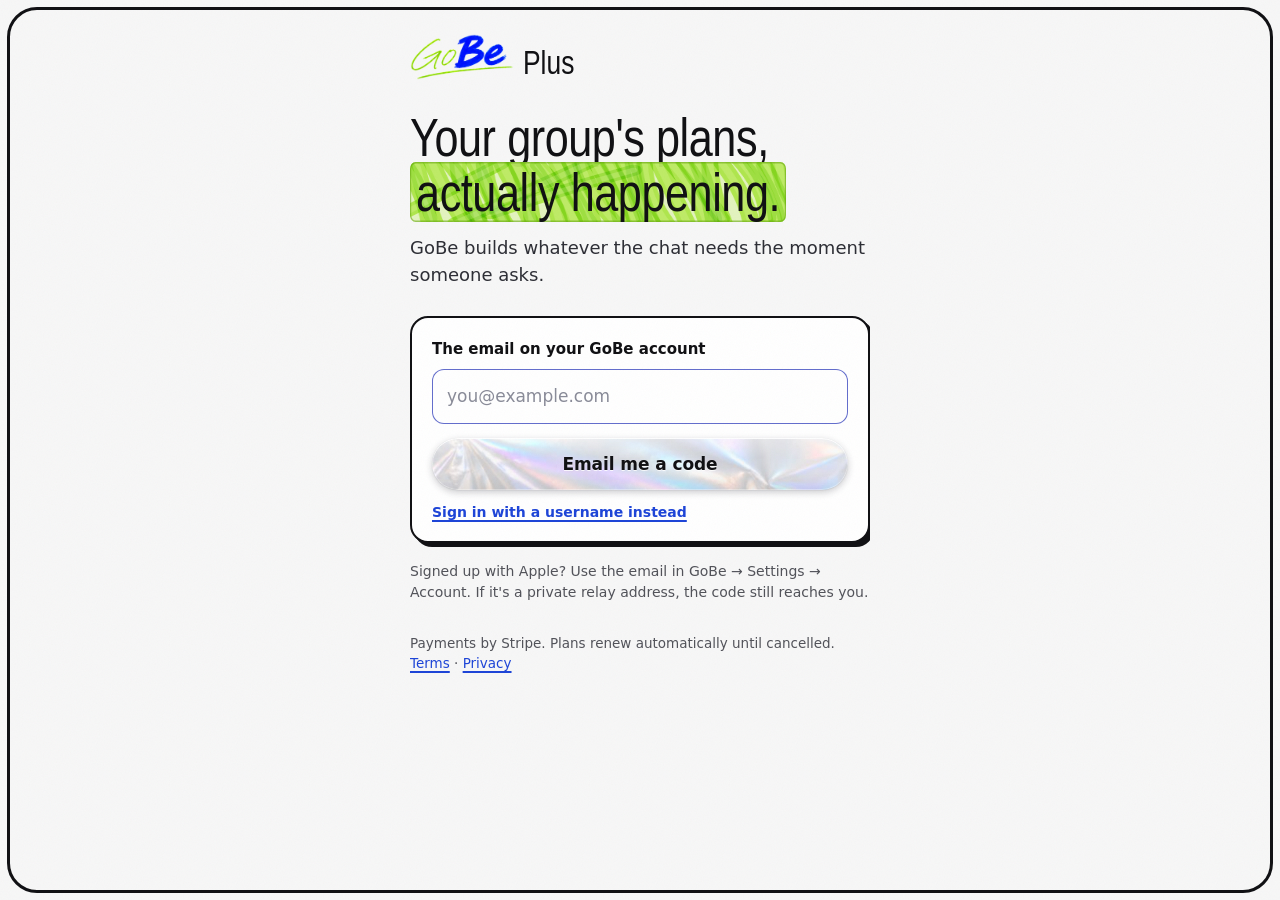
<file: templates/plus.html>
<!doctype html>
<html lang="en-GB">
<head>
<meta charset="utf-8">
<meta name="viewport" content="width=device-width, initial-scale=1, viewport-fit=cover">
<title>GoBe Plus</title>
<meta name="description" content="More builds in every chat. GoBe Plus, on the web.">
<meta property="og:title" content="GoBe Plus">
<meta property="og:description" content="Your group's plans, actually happening.">
<meta property="og:type" content="website">
<meta name="robots" content="noindex">
<meta name="color-scheme" content="light">
<meta name="theme-color" content="#F7F7F7">
<meta http-equiv="Content-Security-Policy" content="__PLUS_CSP__">
<!--
  gobeapp.co.uk/plus — GoBe Plus, bought on the web with Stripe.

  Sign in with the emailed code (the app's own way in) or a username and
  password; the page then asks `plus-web` for the plans, this account's plan,
  a Stripe Checkout page, or Stripe's billing portal. Nothing here makes
  anybody Plus: `stripe-webhook` does, once Stripe says it is paid, and the
  app reads it from `my_plan` like any other Plus (docs/plus.md, "On the web").

  The session is kept in this browser's localStorage, as the app keeps it in
  the keychain: the access token only ever goes to Supabase.

  It looks like the app (GoBeColors.swift): paper and black ink, the pen line
  round the window, the blue biro, the green felt tip coloured in behind what's
  on, and buttons of the app's soft foil. Headings in the app's digital face,
  Arial pressed to 80% width and never bold.
-->
<style>
  :root {
    --paper: #F7F7F7; --card: #FFFFFF; --ink: #111114; --ink-soft: #2E2F36; --muted: #52535A;
    --biro: #2331B8; --biro-line: rgba(35, 49, 184, .7); --cobalt: #1E45D8; --red: #C8321F;
    --digital: Arial, "Helvetica Neue", Helvetica, sans-serif;
    --sans: "Avenir Next", Avenir, "Segoe UI", system-ui, -apple-system, "Helvetica Neue", Arial, sans-serif;
    --felt-rim: inset 0 0 0 1.5px rgba(108, 170, 20, .6);
    --foil-light: linear-gradient(180deg, rgba(255,255,255,.42) 0%, rgba(255,255,255,0) 38%, rgba(0,0,0,0) 68%, rgba(0,0,0,.06) 100%);
    --foil-rim: inset 0 1px 0 rgba(255,255,255,.9), inset 0 0 0 1px rgba(255,255,255,.35);
    --lift: 0 2.5px 7px rgba(30,30,46,.22), 0 .6px 1.2px rgba(0,0,0,.08);
    --lift-up: 0 5px 13px rgba(30,30,46,.24), 0 1px 2px rgba(0,0,0,.08);
    --lift-down: 0 1px 2.5px rgba(30,30,46,.2);
  }
  * { box-sizing: border-box; }
  html { -webkit-text-size-adjust: 100%; }
  body {
    margin: 0; min-height: 100vh; background: var(--paper); color: var(--ink);
    font: 17px/1.55 var(--sans); -webkit-font-smoothing: antialiased;
    display: flex; justify-content: center; padding: 34px 24px 60px; overflow-x: hidden;
  }
  /* paper fibre, as in the app */
  body::before {
    content: ""; position: fixed; inset: 0; pointer-events: none; z-index: 90;
    opacity: .04; mix-blend-mode: multiply; background-image: url("/assets/grain.svg");
  }
  /* the pen line round the window, as round the app */
  body::after {
    content: ""; position: fixed; inset: 7px; z-index: 100; pointer-events: none;
    border: 3px solid var(--ink); border-radius: 30px;
  }
  main { width: 100%; max-width: 460px; overflow-x: clip; }
  a { color: var(--cobalt); text-underline-offset: 3px; text-decoration-thickness: 1.5px; }
  a:hover { color: var(--ink); }
  :focus-visible { outline: 2.5px solid var(--cobalt); outline-offset: 2px; }

  .brand { display: inline-flex; align-items: flex-end; gap: 9px; margin: 0 0 30px; color: var(--ink); text-decoration: none; }
  .brand img { display: block; height: 46px; width: auto; }
  .brand span { font: 400 33px/1 var(--digital); transform: scaleX(.8); transform-origin: 0 100%; margin: 0 0 1px; }

  /* The app's digital face: Arial pressed to 80% width, never bold. Set 125%
     wide and squashed back, so lines wrap where they'll be seen. */
  h1, .say, .plan .name {
    font-family: var(--digital); font-weight: 400; letter-spacing: -.01em; color: var(--ink);
    width: 125%; transform: scaleX(.8); transform-origin: 0 0; text-wrap: balance;
  }
  h1 { font-size: clamp(40px, 11vw, 54px); line-height: 1.02; margin: 0 0 14px; }
  .lede { margin: 0 0 28px; color: var(--ink-soft); font-size: 18px; line-height: 1.5; }
  .say { font-size: 34px; line-height: 1.08; margin: 0 0 10px; }
  /* the green felt tip, coloured in behind what's on */
  .felt {
    background: url("/assets/felt-lime.png") center / 100% 100% no-repeat; box-shadow: var(--felt-rim);
    border-radius: 7px; padding: 0 .14em; -webkit-box-decoration-break: clone; box-decoration-break: clone;
  }

  /* a card as a group app's are: white, an ink edge and a hard pen shadow */
  .card {
    background: var(--card); border: 2px solid var(--ink); border-radius: 18px;
    box-shadow: 4px 4px 0 var(--ink); padding: 20px 20px 18px; margin: 0 0 18px;
  }
  label { display: block; font-weight: 600; font-size: 15px; margin: 0 0 8px; }
  input {
    display: block; width: 100%; margin: 0 0 14px; padding: 13px 14px; border-radius: 12px;
    border: 1.5px solid var(--biro-line); background: #fff; color: var(--ink); font: inherit; font-size: 17px;
  }
  input::placeholder { color: #8A8C99; }
  input:focus { outline: 2.5px solid var(--cobalt); outline-offset: 1px; border-color: var(--cobalt); }

  /* the one thing to do: a pill of the app's soft foil, lifted off the page */
  .button {
    display: flex; width: 100%; min-height: 52px; align-items: center; justify-content: center;
    margin: 0 0 12px; padding: 14px 24px 13px; border: 0; border-radius: 999px; cursor: pointer;
    font: 600 17px/1.1 var(--sans); letter-spacing: -.005em; color: var(--ink); text-decoration: none;
    text-shadow: 0 1px 0 rgba(255,255,255,.8);
    background: var(--foil-light), #ECEDF0 url("/assets/foil-button.jpg") 30% 40% / 100% auto no-repeat;
    box-shadow: var(--foil-rim), var(--lift);
  }
  .button:hover { color: var(--ink); box-shadow: var(--foil-rim), var(--lift-up); }
  .button:active { box-shadow: var(--foil-rim), var(--lift-down); }
  .button[disabled] { cursor: default; opacity: .5; box-shadow: var(--foil-rim); }
  @media (prefers-reduced-motion: no-preference) {
    .button { transition: transform .12s ease, box-shadow .12s ease; }
    .button:not([disabled]):hover { transform: translateY(-1px); }
    .button:not([disabled]):active { transform: translateY(1px); }
  }
  .link {
    background: none; border: 0; padding: 0; cursor: pointer; font: inherit; font-weight: 600; color: var(--cobalt);
    text-decoration: underline; text-underline-offset: 3px; text-decoration-thickness: 1.5px;
  }
  .link:hover { color: var(--ink); }

  /* what Plus does, each ticked in green as a vote is in the app */
  .outcomes { list-style: none; padding: 0; margin: 0 0 26px; display: grid; gap: 14px; }
  .outcomes li { display: grid; grid-template-columns: 26px 1fr; gap: 12px; align-items: start; }
  .tick {
    width: 26px; height: 26px; margin-top: 1px; border-radius: 50%; display: grid; place-items: center;
    background: url("/assets/felt-lime-square.png") center / cover; box-shadow: inset 0 0 0 1.3px var(--biro);
    font: 700 14px/1 var(--sans); color: var(--ink);
  }
  .outcomes b { display: block; font-weight: 600; font-size: 16.5px; line-height: 1.35; }
  .outcomes .d { display: block; color: var(--ink-soft); font-size: 15px; line-height: 1.45; }

  .plans { display: grid; grid-template-columns: 1fr 1fr; gap: 12px; margin: 0 0 12px; }
  .plan {
    display: flex; flex-direction: column; justify-content: flex-start; width: 100%; text-align: left;
    cursor: pointer; font: inherit; color: var(--ink);
    background: var(--card); border: 1.5px solid var(--biro-line); border-radius: 14px; padding: 14px 14px 13px;
  }
  /* the plan you're on is coloured in and gone round in black */
  .plan[aria-pressed="true"] {
    background: linear-gradient(rgba(255,255,255,.38), rgba(255,255,255,.38)), url("/assets/felt-lime.png") center / cover, #fff;
    border: 2px solid var(--ink); box-shadow: 3px 3px 0 var(--ink); padding: 13.5px 13.5px 12.5px;
  }
  .plan .name { display: block; font-size: 25px; line-height: 1; margin: 0 0 9px; }
  .plan .price { display: block; font-weight: 700; font-size: 17px; line-height: 1.25; }
  .plan .week { display: block; font-size: 14px; color: var(--ink-soft); }
  .plan .tag { display: block; margin-top: 8px; font-size: 13.5px; font-weight: 600; line-height: 1.3; }
  details { margin: 0 0 20px; }
  summary {
    display: inline-block; cursor: pointer; color: var(--cobalt); font-weight: 600; font-size: 15px;
    text-decoration: underline; text-underline-offset: 3px; text-decoration-thickness: 1.5px;
  }
  details[open] summary { margin: 0 0 10px; }

  .fine { color: var(--muted); font-size: 14px; line-height: 1.5; margin: 0 0 12px; }
  .flush { margin: 0; }
  .error { color: var(--red); font-weight: 600; font-size: 15px; margin: 0 0 14px; }
  .who { font-size: 14.5px; color: var(--ink-soft); margin: 22px 0 0; }
  footer { margin-top: 30px; font-size: 13.5px; line-height: 1.5; color: var(--muted); }
  [hidden] { display: none !important; }
</style>
</head>
<body>
<main>
  <a class="brand" href="/"><img src="/assets/gobe-logo.png" alt="GoBe" width="520" height="231"><span>Plus</span></a>
  <h1 id="title">Your group's plans, <span class="felt">actually happening.</span></h1>
  <p class="lede" id="sub">GoBe builds whatever the chat needs the moment someone asks.</p>

  <p class="error" id="error" role="alert" hidden></p>

  <!-- Signing in -->
  <section id="signin" hidden>
    <div class="card">
      <form id="emailForm">
        <label for="email">The email on your GoBe account</label>
        <input id="email" type="email" autocomplete="email" required placeholder="you@example.com">
        <button class="button" type="submit" id="sendCode">Email me a code</button>
      </form>
      <form id="codeForm" hidden>
        <label for="code">The code we sent to <span id="sentTo"></span></label>
        <input id="code" inputmode="numeric" autocomplete="one-time-code" required pattern="[0-9]{6,10}" placeholder="123456">
        <button class="button" type="submit">Sign in</button>
        <p class="fine"><button class="link" type="button" id="otherEmail">Use another email</button></p>
      </form>
      <form id="passwordForm" hidden>
        <label for="username">Username</label>
        <input id="username" autocomplete="username" required>
        <label for="password">Password</label>
        <input id="password" type="password" autocomplete="current-password" required>
        <button class="button" type="submit">Sign in</button>
      </form>
      <p class="fine flush"><button class="link" type="button" id="togglePassword">Sign in with a username instead</button></p>
    </div>
    <p class="fine">Signed up with Apple? Use the email in GoBe → Settings → Account. If it's a private relay address, the code still reaches you.</p>
  </section>

  <!-- Choosing a plan -->
  <section id="buy" hidden>
    <ul class="outcomes">
      <li><span class="tick" aria-hidden="true">✓</span><span><b>Say it once, and the chat has its app.</b><span class="d" id="allowance">60 builds a month, against 5 a week on free.</span></span></li>
      <li><span class="tick" aria-hidden="true">✓</span><span><b>The whole chat builds on yours.</b><span class="d">When a friend's builds run out, theirs are on your Plus in your chats.</span></span></li>
      <li><span class="tick" aria-hidden="true">✓</span><span><b>Change it whenever plans change.</b><span class="d">Switch plan or cancel any time, here.</span></span></li>
    </ul>
    <div class="plans" id="plans"></div>
    <details id="otherPlans"><summary>Other plans</summary><div id="weekly"></div></details>
    <button class="button" id="checkout" disabled>Start my plan</button>
    <p class="fine" id="terms"></p>
  </section>

  <!-- Already Plus -->
  <section id="have" hidden>
    <div class="card">
      <p class="say">You have <span class="felt">GoBe Plus</span>.</p>
      <p class="fine flush" id="haveWhen"></p>
    </div>
    <button class="button" id="manage" hidden>Manage billing</button>
    <p class="fine" id="appleNote" hidden>Your Plus is from the App Store. Change or cancel it on your iPhone: Settings → your name → Subscriptions.</p>
  </section>

  <!-- Back from checkout -->
  <section id="done" hidden>
    <div class="card">
      <p class="say"><span class="felt" id="doneTitle">Plus is on.</span></p>
      <p class="fine flush" id="doneSub">Open GoBe and ask the chat's next thing. Your builds are already there.</p>
    </div>
    <a class="button" href="__APP_STORE_URL__">Open GoBe</a>
  </section>

  <p class="who" id="who" hidden><span id="whoEmail"></span> · <button class="link" type="button" id="signout">Sign out</button></p>

  <footer>
    Payments by Stripe. Plans renew automatically until cancelled.
    <a href="/terms">Terms</a> · <a href="/privacy">Privacy</a>
  </footer>
</main>
<script>
  const SUPABASE_URL = "https://hoskgiuquxykoywiggjk.supabase.co";
  // The public anon key the app ships with; it can only call what anon may.
  const ANON_KEY = "eyJhbGciOiJIUzI1NiIsInR5cCI6IkpXVCJ9.eyJpc3MiOiJzdXBhYmFzZSIsInJlZiI6Imhvc2tnaXVxdXh5a295d2lnZ2prIiwicm9sZSI6ImFub24iLCJpYXQiOjE3NzQ4NjUwODksImV4cCI6MjA5MDQ0MTA4OX0.NWOVbU4TAdn8Rel0396UkyreaIpKboKoYel-4651qlM";
  const SESSION_KEY = "gobe.plus.session";
  const $ = (id) => document.getElementById(id);
  const params = new URLSearchParams(location.search);

  let plans = [];
  let chosen = params.get("plan") || "gobe.plus.yearly";
  let state = null;

  // MARK: session

  function saved() {
    try { return JSON.parse(localStorage.getItem(SESSION_KEY) || "null"); } catch { return null; }
  }
  function keep(s) {
    const expires_at = s.expires_at || Math.floor(Date.now() / 1000) + (s.expires_in || 3600);
    localStorage.setItem(SESSION_KEY, JSON.stringify({
      access_token: s.access_token, refresh_token: s.refresh_token, expires_at,
      email: s.user && s.user.email || null,
    }));
  }
  function forget() { localStorage.removeItem(SESSION_KEY); }

  async function auth(path, body) {
    const res = await fetch(SUPABASE_URL + "/auth/v1/" + path, {
      method: "POST",
      headers: { "Content-Type": "application/json", apikey: ANON_KEY },
      body: JSON.stringify(body),
    });
    const data = await res.json().catch(() => ({}));
    if (!res.ok) throw new Error(data.msg || data.error_description || data.message || "That didn't work. Try again.");
    return data;
  }

  async function token() {
    const s = saved();
    if (!s) return null;
    if (s.expires_at - 60 > Date.now() / 1000) return s.access_token;
    try {
      keep(Object.assign({ user: { email: s.email } }, await auth("token?grant_type=refresh_token", { refresh_token: s.refresh_token })));
      return saved().access_token;
    } catch { forget(); return null; }
  }

  async function call(action, extra = {}, signedIn = true) {
    const bearer = signedIn ? await token() : ANON_KEY;
    if (signedIn && !bearer) { show("signin"); throw new Error("Sign in first."); }
    const res = await fetch(SUPABASE_URL + "/functions/v1/plus-web", {
      method: "POST",
      headers: { "Content-Type": "application/json", apikey: ANON_KEY, Authorization: "Bearer " + bearer },
      body: JSON.stringify(Object.assign({ action }, extra)),
    });
    const data = await res.json().catch(() => ({}));
    if (res.status === 401) { forget(); show("signin"); }
    if (!res.ok) throw new Error(data.error || "That didn't work. Try again.");
    return data;
  }

  // MARK: words

  function money(minor, currency) {
    return new Intl.NumberFormat("en-GB", { style: "currency", currency: currency.toUpperCase() }).format(minor / 100);
  }
  const WEEKS = { week: 1, month: 52 / 12, year: 52 };
  const NAMES = { "gobe.plus.yearly": "Yearly", "gobe.plus.monthly": "Monthly", "gobe.plus.weekly": "Weekly" };
  const BUILDS = { "gobe.plus.yearly": "60 builds a month", "gobe.plus.monthly": "60 builds a month", "gobe.plus.weekly": "10 builds a week" };
  function day(date) { return date.toLocaleDateString("en-GB", { day: "numeric", month: "long" }); }

  function error(message) {
    $("error").textContent = message || "";
    $("error").hidden = !message;
  }

  function show(which) {
    for (const id of ["signin", "buy", "have", "done"]) $(id).hidden = id !== which;
    const s = saved();
    $("who").hidden = !s || which === "signin";
    $("whoEmail").textContent = (state && state.email) || (s && s.email) || "Signed in";
  }

  // MARK: plans

  function planButton(p) {
    const b = document.createElement("button");
    b.type = "button"; b.className = "plan"; b.dataset.plan = p.plan;
    b.setAttribute("aria-pressed", String(p.plan === chosen));
    const perWeek = money(Math.round(p.amount / WEEKS[p.interval]), p.currency);
    const monthly = plans.find((q) => q.plan === "gobe.plus.monthly");
    let tag = "";
    if (p.plan === "gobe.plus.yearly" && monthly) {
      const saving = Math.floor((1 - p.amount / (monthly.amount * 12)) * 100);
      if (saving > 0) tag = saving + "% less than monthly";
    }
    const free = p.trialDays && state && state.freeWeek ? p.trialDays + " days free" : "";
    b.innerHTML = '<span class="name"></span><span class="price"></span><span class="week"></span>' +
      ((tag || free) ? '<span class="tag"></span>' : "");
    b.querySelector(".name").textContent = NAMES[p.plan];
    b.querySelector(".price").textContent = money(p.amount, p.currency) + " a " + p.interval;
    b.querySelector(".week").textContent = p.interval === "week" ? BUILDS[p.plan] : perWeek + " a week";
    if (tag || free) b.querySelector(".tag").textContent = [free, tag].filter(Boolean).join(" · ");
    b.onclick = () => { chosen = p.plan; drawPlans(); };
    return b;
  }

  function drawPlans() {
    $("plans").replaceChildren(...["gobe.plus.yearly", "gobe.plus.monthly"]
      .map((id) => plans.find((p) => p.plan === id)).filter(Boolean).map(planButton));
    const weekly = plans.find((p) => p.plan === "gobe.plus.weekly");
    $("otherPlans").hidden = !weekly;
    if (weekly) $("weekly").replaceChildren(planButton(weekly));
    if (chosen === "gobe.plus.weekly") $("otherPlans").open = true;

    const p = plans.find((q) => q.plan === chosen);
    $("checkout").disabled = !p;
    if (!p) return;
    $("allowance").textContent = BUILDS[p.plan] + ", against 5 a week on free.";
    const trial = p.trialDays && state && state.freeWeek;
    $("checkout").textContent = trial ? "Start my free week" : "Start my plan";
    const price = money(p.amount, p.currency) + " a " + p.interval;
    if (trial) {
      const ends = new Date(Date.now() + p.trialDays * 86400000);
      $("terms").textContent = "Free until " + day(ends) + ", then " + price + ". Renews automatically. Cancel any time here, at least a day before it renews.";
    } else {
      $("terms").textContent = price + ", starting today. Renews automatically. Cancel any time here, at least a day before it renews.";
    }
  }

  // MARK: what to show

  async function refresh() {
    error("");
    if (!(await token())) { show("signin"); return; }
    state = await call("state");
    if (params.get("done") === "1") {
      if (state.active) {
        show("done");
        history.replaceState(null, "", location.pathname);
        return;
      }
      // Stripe's webhook can land a moment after the redirect.
      show("done");
      $("doneTitle").textContent = "Nearly there…";
      $("doneTitle").classList.remove("felt");
      $("doneSub").textContent = "Stripe has your payment. Plus switches on in a few seconds.";
      for (let i = 0; i < 10 && !state.active; i++) {
        await new Promise((r) => setTimeout(r, 2000));
        state = await call("state");
      }
      $("doneTitle").textContent = state.active ? "Plus is on." : "Almost there.";
      $("doneTitle").classList.toggle("felt", state.active);
      $("doneSub").textContent = state.active
        ? "Open GoBe and ask the chat's next thing. Your builds are already there."
        : "It can take a minute. Open GoBe: your plan shows in Settings → GoBe Plus once it's through.";
      if (state.active) history.replaceState(null, "", location.pathname);
      return;
    }
    if (state.active) {
      show("have");
      const until = new Date(state.expiresAt);
      $("haveWhen").textContent = (BUILDS[state.product] || "More builds") + ", in every chat. Paid up until " + day(until) + ".";
      $("manage").hidden = state.store !== "stripe";
      $("appleNote").hidden = state.store !== "apple";
      return;
    }
    if (!plans.length) plans = (await call("prices", {}, false)).plans || [];
    show("buy");
    drawPlans();
  }

  // MARK: actions

  let signingInWithPassword = false;
  $("togglePassword").onclick = () => {
    signingInWithPassword = !signingInWithPassword;
    $("emailForm").hidden = signingInWithPassword;
    $("codeForm").hidden = true;
    $("passwordForm").hidden = !signingInWithPassword;
    $("togglePassword").textContent = signingInWithPassword ? "Get an emailed code instead" : "Sign in with a username instead";
  };

  $("emailForm").onsubmit = async (e) => {
    e.preventDefault(); error("");
    const email = $("email").value.trim();
    $("sendCode").disabled = true;
    try {
      // Only an account made in the app: the web never makes one.
      await auth("otp", { email, create_user: false });
      $("sentTo").textContent = email;
      $("emailForm").hidden = true; $("codeForm").hidden = false; $("code").focus();
    } catch (err) {
      error(/signups not allowed|not found/i.test(err.message) ? "There's no GoBe account with that email. Make one in the app first." : err.message);
    } finally { $("sendCode").disabled = false; }
  };

  $("codeForm").onsubmit = async (e) => {
    e.preventDefault(); error("");
    try {
      keep(await auth("verify", { type: "email", email: $("sentTo").textContent, token: $("code").value.trim() }));
      await refresh();
    } catch (err) { error(err.message); }
  };

  $("otherEmail").onclick = () => { $("codeForm").hidden = true; $("emailForm").hidden = false; };

  $("passwordForm").onsubmit = async (e) => {
    e.preventDefault(); error("");
    try {
      const res = await fetch(SUPABASE_URL + "/functions/v1/username-login", {
        method: "POST",
        headers: { "Content-Type": "application/json", apikey: ANON_KEY, Authorization: "Bearer " + ANON_KEY },
        body: JSON.stringify({ username: $("username").value.trim(), password: $("password").value }),
      });
      const data = await res.json().catch(() => ({}));
      if (!res.ok) throw new Error(data.error === "too_many_attempts" ? "Too many tries. Wait a few minutes." : "That username and password don't match.");
      keep(data);
      await refresh();
    } catch (err) { error(err.message); }
  };

  $("checkout").onclick = async () => {
    error(""); $("checkout").disabled = true;
    try {
      const { url } = await call("checkout", { plan: chosen });
      location.href = url;
    } catch (err) { error(err.message); $("checkout").disabled = false; }
  };

  $("manage").onclick = async () => {
    error("");
    try { location.href = (await call("portal")).url; } catch (err) { error(err.message); }
  };

  $("signout").onclick = () => { forget(); state = null; show("signin"); };

  refresh().catch((err) => error(err.message));
</script>
</body>
</html>
</file>
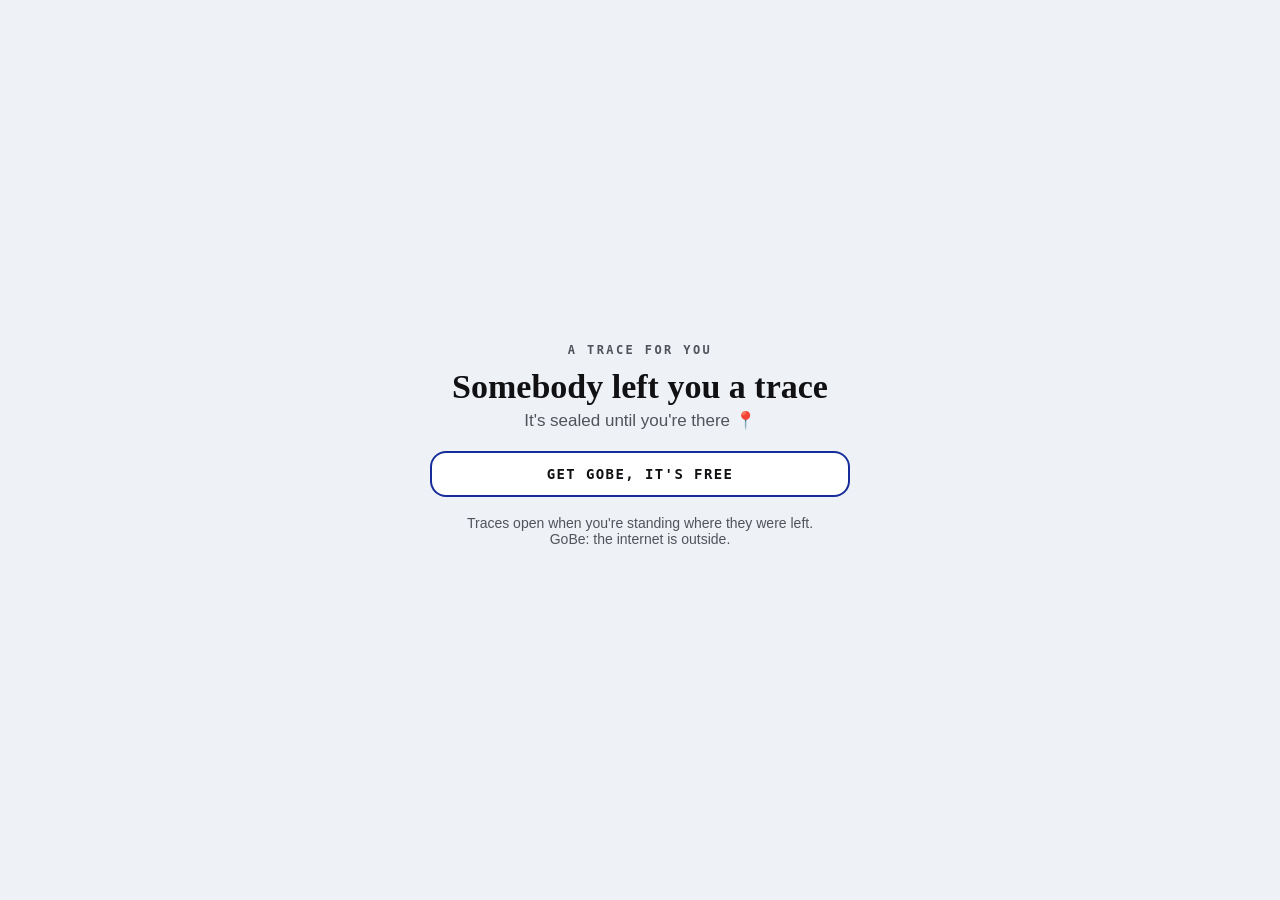
<file: templates/trace.html>
<!doctype html>
<html lang="en-GB">
<head>
<meta charset="utf-8">
<meta name="viewport" content="width=device-width, initial-scale=1, viewport-fit=cover">
<meta http-equiv="Content-Security-Policy" content="__TRACE_CSP__">
<meta name="referrer" content="strict-origin-when-cross-origin">
<title>A trace for you on GoBe</title>
<link rel="icon" href="/favicon.ico" sizes="48x48">
<link rel="icon" type="image/png" sizes="32x32" href="/assets/favicon-32.png">
<link rel="apple-touch-icon" href="/assets/apple-touch-icon.png">
<meta name="description" content="Somebody left a trace for you on GoBe. It's sealed until you're there.">
<meta property="og:title" content="Somebody left a trace for you 📍">
<meta property="og:description" content="It's sealed till you're standing there ✨">
<meta property="og:type" content="website">
<!--
  gobeapp.co.uk/t/?c=CODE — where a trace sent as a link lands.

  On a phone with GoBe, the universal link opens the app before this page is
  shown (the apple-app-site-association file must list "/t/*"). Without it,
  this page says who left the trace, what kind it is and roughly where, on a
  grey map, and that it opens by going there, in the app. Never what it says:
  the server does not hand that over (`trace_link_preview`, which the anon key
  may call; see 20261020221427_waves_and_trace_links.sql).

  The map is OpenStreetMap's tiles, greyed: the fog. Light use, credited.
-->
<style>
  :root {
    --paper: #EEF1F5; --paper-light: #F8FAFC; --ink: #111114; --muted: #52535A;
    --be-blue-dark: #162C9A; --go-green: #90C808;
  }
  * { box-sizing: border-box; }
  body {
    margin: 0; min-height: 100vh; background: var(--paper); color: var(--ink);
    font-family: "Avenir Next", Avenir, -apple-system, BlinkMacSystemFont, "Segoe UI", sans-serif;
    display: flex; align-items: center; justify-content: center; padding: 24px 16px;
  }
  main { width: 100%; max-width: 420px; text-align: center; }
  .label { font: 700 12px/1 ui-monospace, Menlo, monospace; letter-spacing: .2em; color: var(--muted); }
  h1 { font-family: "Cormorant Garamond", Georgia, serif; font-size: 34px; margin: 10px 0 4px; }
  .sub { font-size: 17px; color: var(--muted); margin: 0 0 20px; }
  .map {
    position: relative; width: 100%; aspect-ratio: 1 / 1; border-radius: 18px; overflow: hidden;
    background: #D9DCE1; box-shadow: inset 0 0 0 1px rgba(17,17,20,.18), 0 10px 22px rgba(16,26,69,.16);
    margin: 0 0 8px;
  }
  .tiles { position: absolute; display: grid; grid-template-columns: repeat(3, 256px); filter: grayscale(1) contrast(.9) brightness(1.05); }
  .tiles img { width: 256px; height: 256px; display: block; }
  .pin {
    position: absolute; left: 50%; top: 50%; width: 66px; height: 66px; margin: -33px 0 0 -33px;
    border-radius: 50%; background: radial-gradient(circle at 35% 30%, #fff, #C9D2DE 45%, #8E9AAB);
    box-shadow: 0 0 0 4px rgba(255,255,255,.8), 0 0 0 120px rgba(17,17,20,.08), 0 8px 18px rgba(0,0,0,.25);
    display: flex; align-items: center; justify-content: center; font-size: 28px;
    animation: breathe 3.2s ease-in-out infinite;
  }
  @keyframes breathe { 50% { transform: scale(1.06); } }
  @media (prefers-reduced-motion: reduce) { .pin { animation: none; } }
  .credit { font-size: 11px; color: var(--muted); margin: 0 0 18px; }
  .credit a { color: inherit; }
  .area { font-weight: 600; margin: 0 0 22px; }
  .button {
    display: block; width: 100%; padding: 16px; border-radius: 16px; border: 0;
    background: var(--be-blue-dark); color: #fff; font: 900 14px/1 ui-monospace, Menlo, monospace;
    letter-spacing: .1em; text-decoration: none; margin-bottom: 12px; cursor: pointer;
  }
  .button.secondary { background: #fff; color: var(--ink); box-shadow: inset 0 0 0 2px var(--be-blue-dark); }
  .note { color: var(--muted); font-size: 14px; margin-top: 18px; }
  [hidden] { display: none !important; }
</style>
</head>
<body>
<main>
  <span class="label">A TRACE FOR YOU</span>
  <h1 id="title">Somebody left you a trace</h1>
  <p class="sub" id="sub">It's sealed until you're there 📍</p>

  <div class="map" id="map" hidden aria-label="Roughly where the trace is, on a grey map">
    <div class="tiles" id="tiles"></div>
    <div class="pin" aria-hidden="true">✉️</div>
  </div>
  <p class="credit" id="credit" hidden>Map © <a href="https://www.openstreetmap.org/copyright">OpenStreetMap</a> contributors</p>
  <p class="area" id="area" hidden></p>

  <div id="actions">
    <a class="button" id="open" href="#">OPEN IN GOBE 📍</a>
    <a class="button secondary" id="store" href="#">GET GOBE, IT'S FREE</a>
  </div>
  <p class="note" id="status" hidden></p>
  <p class="note">Traces open when you're standing where they were left.<br>GoBe: the internet is outside.</p>
</main>
<script>
  const APP_STORE_URL = "__APP_STORE_URL__";
  const SUPABASE_URL = "https://hoskgiuquxykoywiggjk.supabase.co";
  // The public anon key the app ships with; it can only call what anon may.
  const ANON_KEY = "eyJhbGciOiJIUzI1NiIsInR5cCI6IkpXVCJ9.eyJpc3MiOiJzdXBhYmFzZSIsInJlZiI6Imhvc2tnaXVxdXh5a295d2lnZ2prIiwicm9sZSI6ImFub24iLCJpYXQiOjE3NzQ4NjUwODksImV4cCI6MjA5MDQ0MTA4OX0.NWOVbU4TAdn8Rel0396UkyreaIpKboKoYel-4651qlM";
  const KINDS = { note: "a note", photo: "a photo", film: "a film" };

  const raw = new URLSearchParams(location.search).get("c") || "";
  const code = raw.toUpperCase().replace(/[^A-HJ-NP-Z2-9]/g, "");
  const $ = (id) => document.getElementById(id);
  $("store").href = APP_STORE_URL;

  // Three by three OpenStreetMap tiles round the point, the point in the
  // middle of the box.
  function drawMap(lat, lon) {
    const z = 16, n = Math.pow(2, z);
    const xf = (lon + 180) / 360 * n;
    const r = lat * Math.PI / 180;
    const yf = (1 - Math.log(Math.tan(r) + 1 / Math.cos(r)) / Math.PI) / 2 * n;
    const x0 = Math.floor(xf) - 1, y0 = Math.floor(yf) - 1;
    const tiles = $("tiles");
    for (let dy = 0; dy < 3; dy++) for (let dx = 0; dx < 3; dx++) {
      const img = document.createElement("img");
      img.alt = "";
      img.loading = "lazy";
      img.src = "https://tile.openstreetmap.org/" + z + "/" + (x0 + dx) + "/" + (y0 + dy) + ".png";
      tiles.appendChild(img);
    }
    const place = () => {
      const box = $("map").getBoundingClientRect();
      const px = (xf - x0) * 256, py = (yf - y0) * 256;
      tiles.style.left = (box.width / 2 - px) + "px";
      tiles.style.top = (box.height / 2 - py) + "px";
    };
    $("map").hidden = false;
    $("credit").hidden = false;
    place();
    addEventListener("resize", place);
  }

  if (code.length === 8) {
    $("open").href = "gobe://t/" + code;
    fetch(SUPABASE_URL + "/rest/v1/rpc/trace_link_preview", {
      method: "POST",
      headers: { "Content-Type": "application/json", "apikey": ANON_KEY, "Authorization": "Bearer " + ANON_KEY },
      body: JSON.stringify({ p_code: code })
    })
      .then((r) => r.ok ? r.json() : [])
      .then((rows) => {
        const t = rows && rows[0];
        if (!t) {
          $("title").textContent = "That link didn't work";
          $("sub").textContent = "It may have been copied wrong.";
          $("actions").hidden = true;
          return;
        }
        if (t.status !== "sealed") {
          $("title").textContent = t.status === "expired" ? "This link has expired" : "This trace has gone";
          $("sub").textContent = t.status === "expired"
            ? "Links last thirty days. " + t.sender_handle + " can send you another 💛"
            : "Whoever left it has taken it down.";
          $("open").hidden = true;
          return;
        }
        $("title").textContent = t.sender_handle + " left you a trace";
        $("sub").textContent = "It's " + (KINDS[t.kind] || "a trace") + ", sealed until you're there 📍";
        if (t.area) { $("area").textContent = "In " + t.area; $("area").hidden = false; }
        if (typeof t.latitude === "number" && typeof t.longitude === "number") {
          drawMap(t.latitude, t.longitude);
        }
      })
      .catch(() => {});
  } else {
    $("open").hidden = true;
  }
</script>
</body>
</html>
</file>
<file: assets/style.css>
/* GoBe 1.5: the physical internet.
   Foil is the screen's layer, the technology wrapped round everyday life.
   Paper is the person's: what you walked, what you left. The page is paper,
   the foil is torn wherever the site says "go outside", and a biro line goes
   round the whole window the way the app draws one round its pages. */

@font-face{font-family:'Martian Mono';font-style:normal;font-weight:600;
  font-display:swap;src:url('fonts/martian-mono-semibold.woff2') format('woff2')}
@font-face{font-family:'Martian Mono';font-style:normal;font-weight:400;
  font-display:swap;src:url('fonts/martian-mono-regular.woff2') format('woff2')}
@font-face{font-family:'Caveat';font-style:normal;font-weight:700;
  font-display:swap;src:url('fonts/caveat-bold.woff2') format('woff2')}

:root{
  /* GoBeColors.swift, 1.6: every pen is black ink now, the paper neutral */
  --paper:#F7F7F7; --paper-base:#F7F7F7; --paper-aged:#ECECEC;
  --ink:#111114; --muted:#52535A; --faint:#7A8298;
  --biro:#111114; --ballpoint:#111114;
  --go:#90C808; --go-glow:#C4F03C; --go-dark:#4E7A00; --highlighter:#B4E02E;
  --be:#111114; --be-dark:#000; --red:#E84C3D;
  --line:rgba(17,17,20,.14);
  /* IridescentSheen.swift: pink, peach, mint, sky, lilac, and a white glint */
  --sheen:linear-gradient(120deg,rgba(255,255,255,0) 30%,rgba(255,255,255,.75) 46%,rgba(255,255,255,0) 62%),
    linear-gradient(115deg,#FFD6EE 0%,#FFEFD2 24%,#D6FFEA 48%,#D2EBFF 72%,#EBDAFF 100%);
  /* the glow a card wears in the app, pink one side and sky the other */
  --halo:0 0 0 1px rgba(17,17,20,.10), -14px -6px 34px -8px rgba(255,110,200,.45),
    14px 10px 38px -8px rgba(110,200,255,.45);
  --mono:Arial,'Helvetica Neue',Helvetica,sans-serif;
  --sans:'Avenir Next','Avenir','Segoe UI',system-ui,-apple-system,'Helvetica Neue',Arial,sans-serif;
  --digital:Arial,'Helvetica Neue',Helvetica,sans-serif;
  --hand:'Caveat','Bradley Hand','Segoe Print',cursive;
  --gutter:clamp(18px,4vw,40px);
  --max:1160px;
}
*{box-sizing:border-box}
html{-webkit-text-size-adjust:100%; scroll-behavior:smooth}
body{
  margin:0; color:var(--ink);
  background:url('crumple.jpg') center top/1200px repeat, #F2F2F2 url('foil-paper.jpg') center top/100% auto repeat-y;
  background-blend-mode:overlay, normal;
  font-family:var(--sans); font-size:17px; line-height:1.6;
  -webkit-font-smoothing:antialiased; overflow-x:hidden;
}
/* paper fibre, as the app's paperGrain() */
body::before{
  content:""; position:fixed; inset:0; pointer-events:none; z-index:90;
  opacity:.035; mix-blend-mode:multiply; background-image:url('grain.svg');
}
/* the biro line round the window */
.frame{
  position:fixed; inset:7px; z-index:100; pointer-events:none;
  border:3px solid var(--ink); border-radius:30px;
}
img,video{max-width:100%; height:auto; display:block}
a{color:var(--ink); text-decoration-color:var(--go); text-underline-offset:3px; text-decoration-thickness:2px}
a:hover{color:#000}
p{margin:0 0 16px}
ul{margin:0 0 16px; padding-left:22px}
li{margin:0 0 9px}
strong{font-weight:700}
/* Headings in the app's digital face: Arial pressed to 80% width, never bold.
   Set 125% wide and squashed back, so lines wrap where they will be seen. */
h1,h2,h3{font-family:var(--digital); font-weight:400; letter-spacing:-.01em; margin:0; color:var(--ink);
  text-wrap:balance; width:125%; transform:scaleX(.8); transform-origin:0 0}
.center h1,.center h2,.center h3,.closer h2,.handoff h1{transform-origin:50% 0; margin-left:-12.5% !important}
h1{font-size:clamp(34px,5.6vw,62px); line-height:1.04}
h2{font-size:clamp(32px,4.4vw,52px); line-height:1.05; margin:0 0 14px}
h3{font-size:clamp(18px,2vw,22px); line-height:1.2; margin:0 0 10px}
.bar{max-width:var(--max); margin:0 auto; padding:0 var(--gutter)}

/* Buttons: a drawn box and a pen shadow, pressed when you press them. */
.btn{
  display:inline-flex; align-items:center; gap:10px; justify-content:center;
  font-family:var(--digital); font-weight:700; font-size:13px; letter-spacing:.06em; text-transform:uppercase;
  color:var(--ink); background:#fff; text-decoration:none;
  border:2px solid var(--ink); border-radius:12px; padding:13px 20px 12px;
  box-shadow:3px 3px 0 var(--biro); transition:transform .08s ease, box-shadow .08s ease;
}
.btn:hover{color:var(--biro); transform:translate(1px,1px); box-shadow:2px 2px 0 var(--biro)}
.btn:active{transform:translate(3px,3px); box-shadow:0 0 0 var(--biro)}
.btn.primary{background:var(--go)}
.btn.primary:hover{color:var(--ink)}
.btn .apple{width:15px; height:18px; flex:none}

.eyebrow{display:inline-block; font-family:var(--digital); font-size:11.5px; font-weight:700; letter-spacing:.12em;
  color:var(--ink); margin:0 0 16px; text-transform:uppercase; background:var(--sheen);
  border-radius:999px; padding:7px 14px 6px; box-shadow:0 0 0 1px rgba(17,17,20,.12), 0 6px 16px -8px rgba(17,17,20,.35)}
.lede{font-size:clamp(18px,1.6vw,20px); color:var(--muted); max-width:36em}
.note{font-size:13px; color:var(--faint)}
.note a{color:var(--muted)}
.whisper{font-family:var(--hand); font-weight:700; font-size:clamp(24px,2.4vw,30px);
  color:var(--ballpoint); line-height:1.1; transform:rotate(-2deg); display:inline-block}
.mono{font-family:var(--mono); font-size:14px}
.word{background:linear-gradient(transparent 58%,rgba(180,224,46,.6) 58%,rgba(180,224,46,.6) 90%,transparent 90%);
  padding:0 2px; font-weight:600; color:var(--ink)}

/* ---------- The header ---------- */
header.site{position:relative; z-index:20; padding:28px 0 18px}
header.site .bar{display:flex; align-items:center; justify-content:space-between; gap:20px; flex-wrap:wrap}
/* the wordmark on a scrap of paper, so its thin green Go holds on foil too */
.brand{display:inline-flex; text-decoration:none; background:var(--paper); border-radius:14px;
  padding:6px 14px 4px; transform:rotate(-2deg); box-shadow:0 8px 18px -10px rgba(12,20,60,.45),
  0 0 0 1px rgba(17,17,20,.08)}
.brand img{height:44px; width:auto}
nav.top{display:flex; align-items:center; gap:6px 22px; flex-wrap:wrap;
  font-family:var(--digital); font-size:12.5px; font-weight:700; letter-spacing:.06em; text-transform:uppercase}
nav.top a{color:var(--ink); text-decoration:none; padding:4px 0; border-bottom:2.5px solid transparent}
nav.top a:hover{border-bottom-color:var(--go)}
nav.top a.active{border-bottom-color:var(--go)}
nav.top a.get{border:2px solid var(--ink); border-radius:12px; padding:8px 14px 7px;
  color:var(--ink); background:var(--go); box-shadow:2px 2px 0 var(--ink)}
nav.top a.get:hover{transform:translate(1px,1px); box-shadow:1px 1px 0 var(--biro)}

/* ---------- Foil, and where it tears ---------- */
/* The wash is a layer of the background itself, so type holds on the
   brightest folds and both pseudo-elements are free for the torn edges. */
.foil{
  position:relative; color:var(--ink);
  background:linear-gradient(rgba(248,250,252,.42),rgba(248,250,252,.42)),
    #c9cbd2 url('foil.jpg') center/620px repeat;
}
.foil > .bar{position:relative; z-index:1}
.hero.foil{
  background:linear-gradient(100deg,rgba(248,250,252,.66) 0%,rgba(248,250,252,.36) 46%,rgba(248,250,252,0) 70%),
    #c9cbd2 url('foil.jpg') center/620px repeat;
}
.torn-below{padding-bottom:70px}
.torn-below::after{
  content:""; position:absolute; left:0; right:0; bottom:-1px; height:90px; pointer-events:none;
  background:url('torn.png') center bottom/1600px 90px repeat-x;
}
.torn-above{padding-top:90px}
.torn-above::before{
  content:""; position:absolute; left:0; right:0; top:-1px; height:90px; pointer-events:none;
  background:url('torn-top.png') center top/1600px 90px repeat-x;
}

/* ---------- Home: the 1.6 loop, one chapter per App Store slide ---------- */
main.home header.site{position:absolute; left:0; right:0; top:0}
main.home{overflow-x:clip}
section{position:relative}
.band{padding:clamp(56px,7.5vw,104px) 0}
.band.tight{padding-top:clamp(40px,6vw,72px)}
.center{text-align:center}

/* The ground the slides are printed on: foil paper with the crumple over it.
   The slide crops sit on the same foil, faded at their edges into it. */

.swipe{position:relative; z-index:0; white-space:nowrap}
.swipe::before{content:""; position:absolute; z-index:-1; left:-5%; right:-5%; top:30%; bottom:-4%;
  background:url('deco/swipe.png') center/100% 100% no-repeat; opacity:.95}

.hero{padding:clamp(120px,13vw,150px) 0 clamp(20px,4vw,40px)}
.hero .bar,.chapter .bar{display:grid; grid-template-columns:1fr 1fr; gap:clamp(20px,5vw,72px); align-items:center}
.hero h1{font-size:clamp(46px,7.4vw,92px); margin:0 0 4px}
.hero .whisper,.chapter .whisper{font-size:clamp(26px,2.8vw,36px); margin:0 0 22px 2px; transform:rotate(-2deg)}
.hero .btns{display:flex; flex-wrap:wrap; gap:14px 18px; align-items:center; margin:26px 0 14px}
.store img{width:180px; height:auto}
.hero .note{color:var(--muted)}

.ch-body p{color:#33343c; max-width:30em}
.ch-body strong{color:var(--ink)}

/* the picture: the slide's own phone and lifted bits, faded into the foil */
.ch-pic{justify-self:center; width:min(100%,430px)}
.hero-pic{width:min(100%,470px)}
.ch-pic img{width:100%;
  -webkit-mask-image:radial-gradient(ellipse 72% 70% at 50% 50%,#000 72%,transparent 100%);
          mask-image:radial-gradient(ellipse 72% 70% at 50% 50%,#000 72%,transparent 100%)}

/* the rest of the loop, as an index */
.loop{padding:8px 0 clamp(10px,3vw,30px)}
.loop .bar{display:flex; align-items:center; gap:10px 22px; flex-wrap:wrap}
.loop .whisper{margin:0; font-size:28px}
.loop ol{list-style:none; display:flex; flex-wrap:wrap; gap:10px; margin:0; padding:0}
.loop li{margin:0}
.loop a{display:inline-flex; align-items:baseline; gap:8px; text-decoration:none; color:var(--ink);
  background:var(--sheen); border-radius:999px; padding:8px 15px 7px; font-size:14.5px;
  box-shadow:0 0 0 1px rgba(17,17,20,.12), 0 6px 16px -8px rgba(17,17,20,.35)}
.loop a b{font-family:var(--digital); font-size:12px; letter-spacing:.06em}
.loop a:hover{box-shadow:0 0 0 2px var(--ink)}

.chapter{padding:clamp(20px,3.5vw,44px) 0}
.chapter.rev .ch-copy{order:2}
.chapter h2{font-size:clamp(40px,5.6vw,70px); line-height:1.02; margin:0 0 4px}
.ch-num{display:inline-flex; align-items:center; justify-content:center; width:74px; height:72px; margin:0 0 14px -4px;
  background:url('deco/foil-parcel.webp') center/contain no-repeat; transform:rotate(-6deg);
  font-family:var(--digital); font-size:26px; color:var(--ink); line-height:1;
  filter:drop-shadow(0 8px 12px rgba(17,17,20,.25))}
.ch-num span{display:none}
/* the iridescent glow behind each phone, as round a card in your hand */
.ch-pic{position:relative; isolation:isolate}
.ch-pic::before{content:""; position:absolute; inset:14% -8%; z-index:-1; border-radius:40%;
  background:radial-gradient(closest-side at 35% 40%,rgba(255,120,205,.38),transparent),
    radial-gradient(closest-side at 65% 62%,rgba(110,205,255,.38),transparent),
    radial-gradient(closest-side at 50% 85%,rgba(170,255,200,.3),transparent);
  filter:blur(26px)}
/* the walk line, from each chapter to the next, the lime line through the slides */
.chapter::before{content:""; position:absolute; left:50%; top:-40px; width:3px; height:80px;
  background:repeating-linear-gradient(var(--go) 0 10px,transparent 10px 18px); border-radius:2px; z-index:1}

.privacy .two{display:grid; grid-template-columns:.9fr 1.1fr; gap:clamp(24px,5vw,64px); align-items:start}
.privacy .lede{margin-top:10px}
.sheet{background:var(--sheen); border-radius:26px; padding:30px 30px 14px; box-shadow:var(--halo)}
.sheet p{color:#33343c}
.values{display:grid; grid-template-columns:repeat(4,1fr); gap:14px; margin-top:44px}
.value{border-top:3px solid var(--biro); padding-top:14px}
.value .vtitle{font-family:var(--digital); font-size:19px; margin-bottom:6px}
.value p{font-size:14px; color:var(--muted); margin:0}

.facts{display:grid; grid-template-columns:1fr 1fr; gap:0 28px; margin:26px 0 18px;
  border-top:2px solid var(--biro)}
.fact{display:flex; justify-content:space-between; gap:18px; padding:12px 0; border-bottom:1px solid var(--line)}
.fact .k{font-family:var(--digital); font-size:11.5px; font-weight:700; letter-spacing:.08em; color:var(--ink); text-transform:uppercase; white-space:nowrap}
.fact .v{font-size:15px; text-align:right}

.closer{padding:clamp(56px,8vw,96px) 0 clamp(80px,10vw,120px); text-align:center}
.closer .icon{width:116px; margin:0 auto 22px; border-radius:26px; box-shadow:var(--halo)}
.closer h2{font-size:clamp(40px,6vw,72px); margin:0 0 4px}
.closer .whisper{margin:0 0 18px}
.closer .lede{margin:0 auto; color:#2a2b33}
.closer .btns{display:flex; flex-wrap:wrap; justify-content:center; align-items:center; gap:14px; margin-top:26px}

/* ---------- Reading pages (legal, support) ---------- */
main.col{max-width:780px; margin:0 auto; padding:26px var(--gutter) 70px}
main.col h1{font-size:clamp(32px,5vw,50px); margin:0 0 12px}
main.col h2{font-size:clamp(20px,2.4vw,25px); margin:42px 0 12px}
main.col h3{font-size:18px; margin:26px 0 8px}
main.col .lede{margin-bottom:28px}
.stamp{display:inline-block; font-family:var(--digital); font-size:11.5px; font-weight:700; letter-spacing:.1em; text-transform:uppercase;
  color:var(--ink); border-radius:999px; padding:7px 14px 6px;
  margin:6px 0 28px; background:var(--sheen); box-shadow:0 0 0 1px rgba(17,17,20,.12)}
.card{background:var(--sheen); border-radius:24px; padding:24px 26px 10px;
  box-shadow:var(--halo); margin:0 0 26px}
.card h2{margin-top:0}
.flush{margin-bottom:12px}
main.col table{border-collapse:collapse; width:100%; margin:0 0 20px; font-size:15px}
main.col th,main.col td{border-bottom:1px solid var(--line); padding:9px 8px; text-align:left; vertical-align:top}
main.col th{font-family:var(--digital); font-size:12px; font-weight:700; color:var(--ink)}
main.col blockquote{margin:0 0 16px; padding:4px 0 4px 18px; border-left:3px solid var(--go); color:var(--muted)}

/* ---------- Handoff pages (/u/, /g/, /i/, /f/, 404) ---------- */
.handoff{text-align:center; padding:12px 0 18px}
.handoff-mark img{width:108px; height:108px; margin:0 auto 22px; border-radius:24px;
  box-shadow:var(--halo)}
.handoff h1{font-size:clamp(28px,4.6vw,42px); margin:0 0 12px}
.handoff .lede{margin:0 auto 22px}
.hero-cta{display:flex; flex-wrap:wrap; gap:14px; justify-content:center; margin:24px 0 18px}
.invite-code{display:inline-block; font-family:var(--mono); font-weight:600; font-size:clamp(30px,6vw,44px);
  letter-spacing:.12em; color:var(--ink); padding:6px 22px 4px; margin:4px 0 14px; border-radius:14px;
  background:linear-gradient(transparent 12%,rgba(180,224,46,.75) 12%,rgba(180,224,46,.75) 92%,transparent 92%)}

/* ---------- Footer ---------- */
footer.site{border-top:2px solid var(--ink); margin-top:0; padding:26px 0 44px; font-size:13px; color:var(--muted)}
footer.site .bar{display:flex; justify-content:space-between; gap:18px 40px; flex-wrap:wrap; align-items:flex-start}
footer.site p{margin:0; max-width:560px}
footer.site nav{display:flex; gap:18px; font-family:var(--digital); font-size:12px; font-weight:700; letter-spacing:.06em; text-transform:uppercase}
footer.site nav a{color:var(--ink); text-decoration:none}
footer.site nav a:hover{text-decoration:underline}

/* ---------- Narrow screens ---------- */
@media (max-width:900px){
  .hero .bar,.chapter .bar,.privacy .two{grid-template-columns:1fr}
  .chapter.rev .ch-copy{order:0}
  .ch-pic{width:min(100%,440px)}
  .values{grid-template-columns:1fr 1fr}
  .facts{grid-template-columns:1fr}
}
@media (max-width:560px){
  body{font-size:16px}
  .frame{inset:4px; border-width:3px; border-radius:22px}
  header.site{padding-top:22px}
  .brand img{height:38px}
  /* one row on a phone: the wordmark and the way to the App Store; the
     rest is in the footer and the hero */
  header.site .bar{flex-wrap:nowrap}
  nav.top a:not(.get){display:none}
  nav.top a.get{padding:7px 12px 6px; font-size:12px}
  .values{grid-template-columns:1fr}
  .fact{flex-direction:column; gap:2px}
  .fact .v{text-align:left}
  .btn{padding:12px 16px 11px}
  .loop{display:none}
  .chapter::before{display:none}
}

/* ---------- The odd drawn mark ---------- */
.brief h2{display:inline-block; position:relative}
.brief h2::after{content:""; position:absolute; left:-2%; right:-6%; bottom:-16px; height:18px;
  background:url('deco/underline.png') center/100% 100% no-repeat}
main.col h1::after{content:""; display:inline-block; width:.62em; height:.62em; margin-left:.28em;
  background:url('deco/star.png') center/contain no-repeat; transform:rotate(12deg) translateY(-.12em)}
.handoff-mark{position:relative; display:inline-block}
.handoff-mark::after{content:""; position:absolute; width:96px; height:34px; top:-12px; right:-38px;
  background:url('deco/tape.png') center/contain no-repeat; transform:rotate(30deg)}

/* ---------- A Windows 98 window, gone over in biro ---------- */
.win{position:relative; max-width:900px; margin:0 auto; background:#fff; border:2px solid var(--ink); border-radius:12px;
  box-shadow:var(--halo); overflow:hidden}
.win-bar{display:flex; align-items:center; gap:7px; background:var(--ink); color:#fff;
  font-family:var(--mono); font-size:12px; font-weight:700; letter-spacing:.06em; padding:8px 12px}
.win-bar span{flex:1}
.win-bar i{display:inline-block; width:17px; height:15px; border:1.5px solid #fff; border-radius:3px}
.win-body{padding:28px 32px 20px}
.brief .win-body > p{color:var(--muted); max-width:44em}

@media (max-width:560px){ .win-body{padding:22px 18px 14px} }

@media (prefers-reduced-motion:reduce){
  html{scroll-behavior:auto}
  .btn,nav.top a.get{transition:none}
}

/* /film: the 1.5 launch film on its own page, for sharing. Square on a
   desktop, the vertical cut on a phone. */
.launch-film{display:block;width:100%;max-width:640px;aspect-ratio:1/1;margin:28px auto 8px;
  border-radius:22px;background:#dfe3ea;box-shadow:0 24px 50px rgba(16,26,69,.18)}
.launch-film.tall{display:none}
.store-badge{display:inline-block;margin:18px auto 4px}
.store-badge img{display:block;width:220px;height:auto}
@media (max-width:700px){.launch-film.square{display:none}
  .launch-film.tall{display:block;max-width:420px;aspect-ratio:9/16;max-height:82vh}}
</file>
